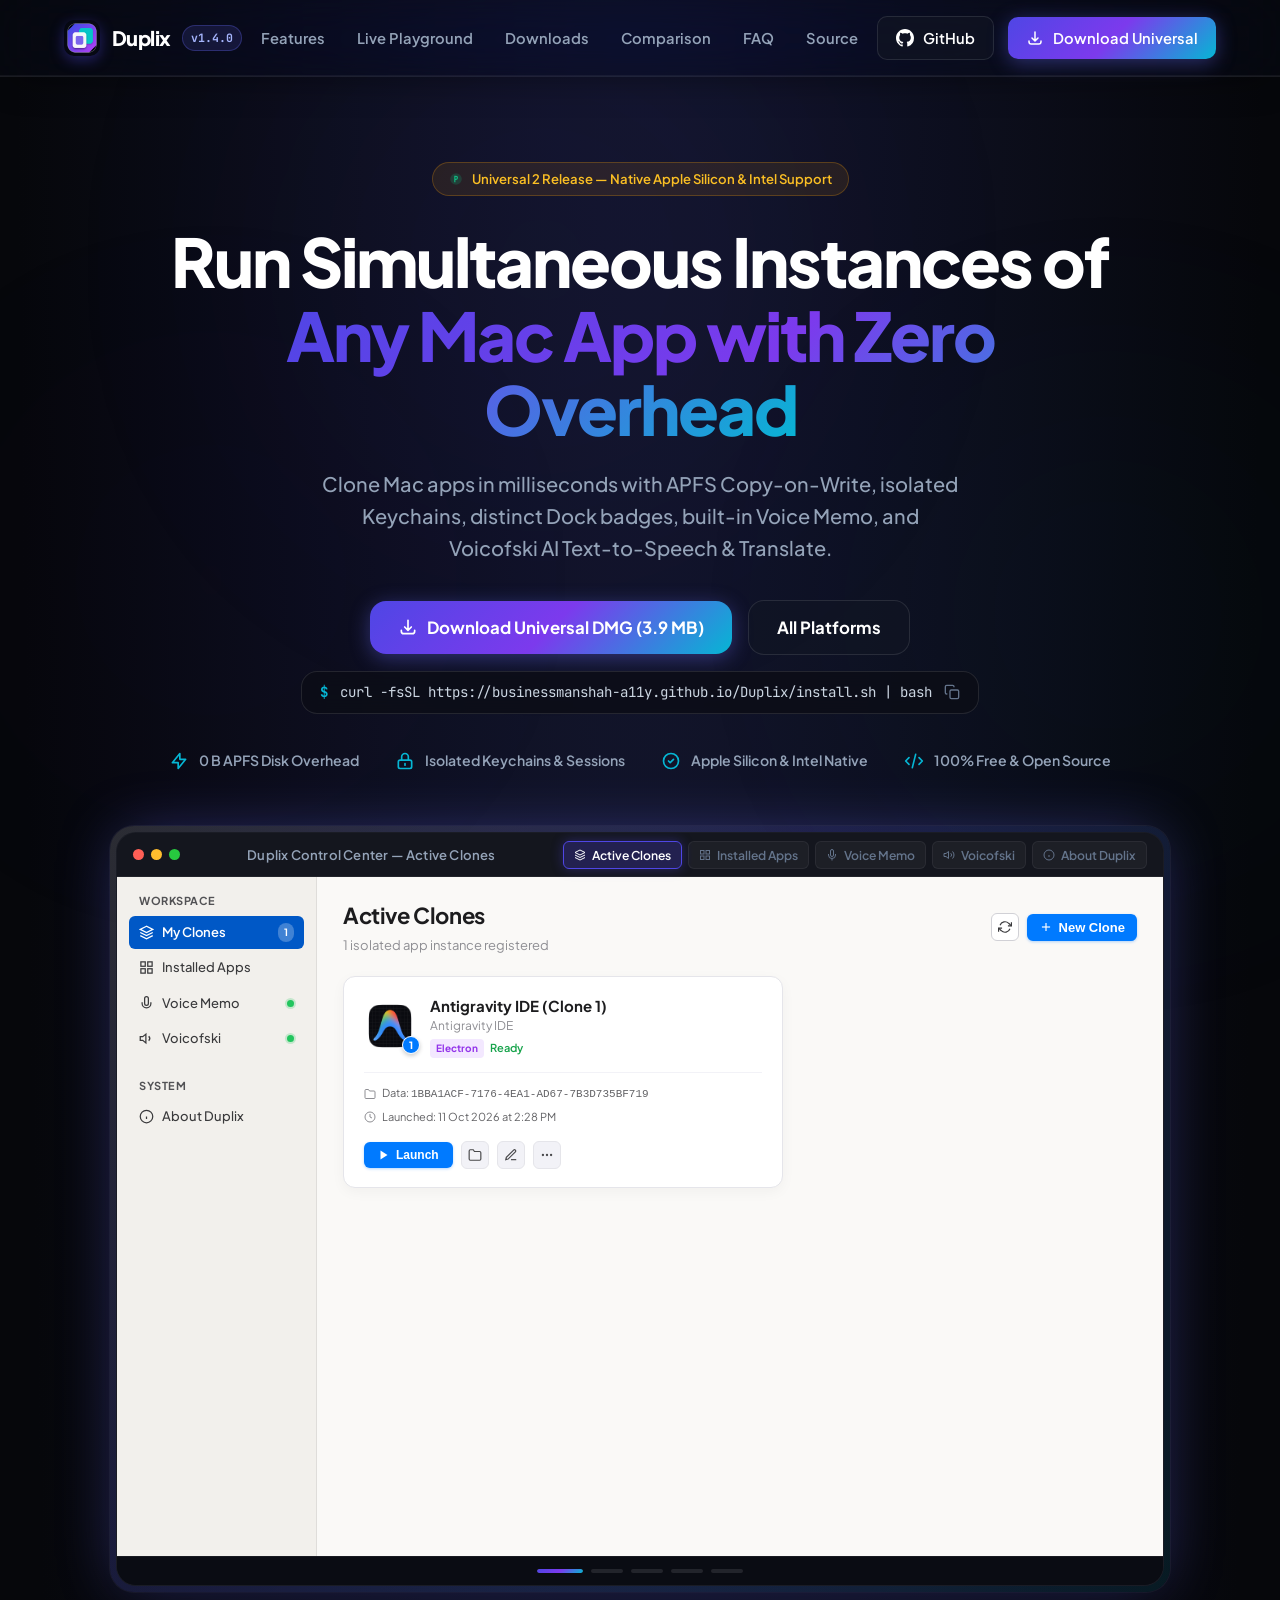
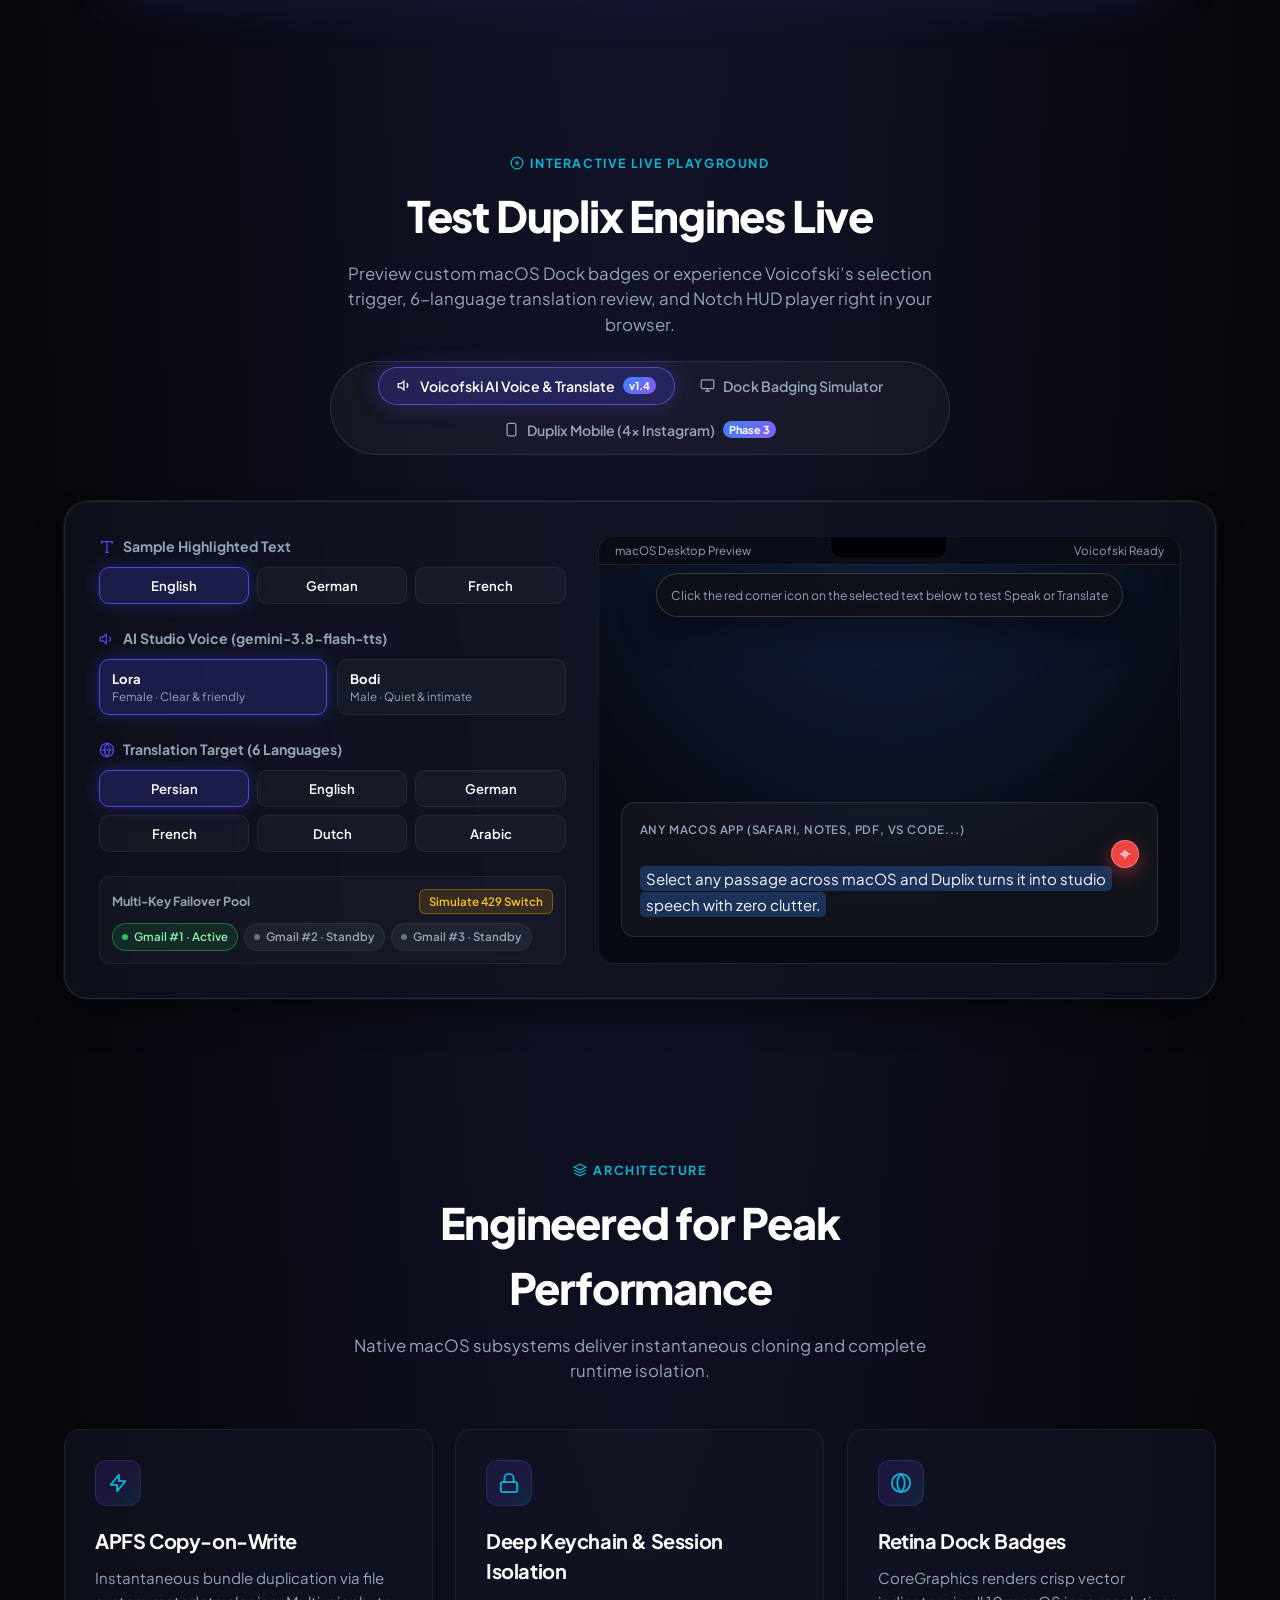
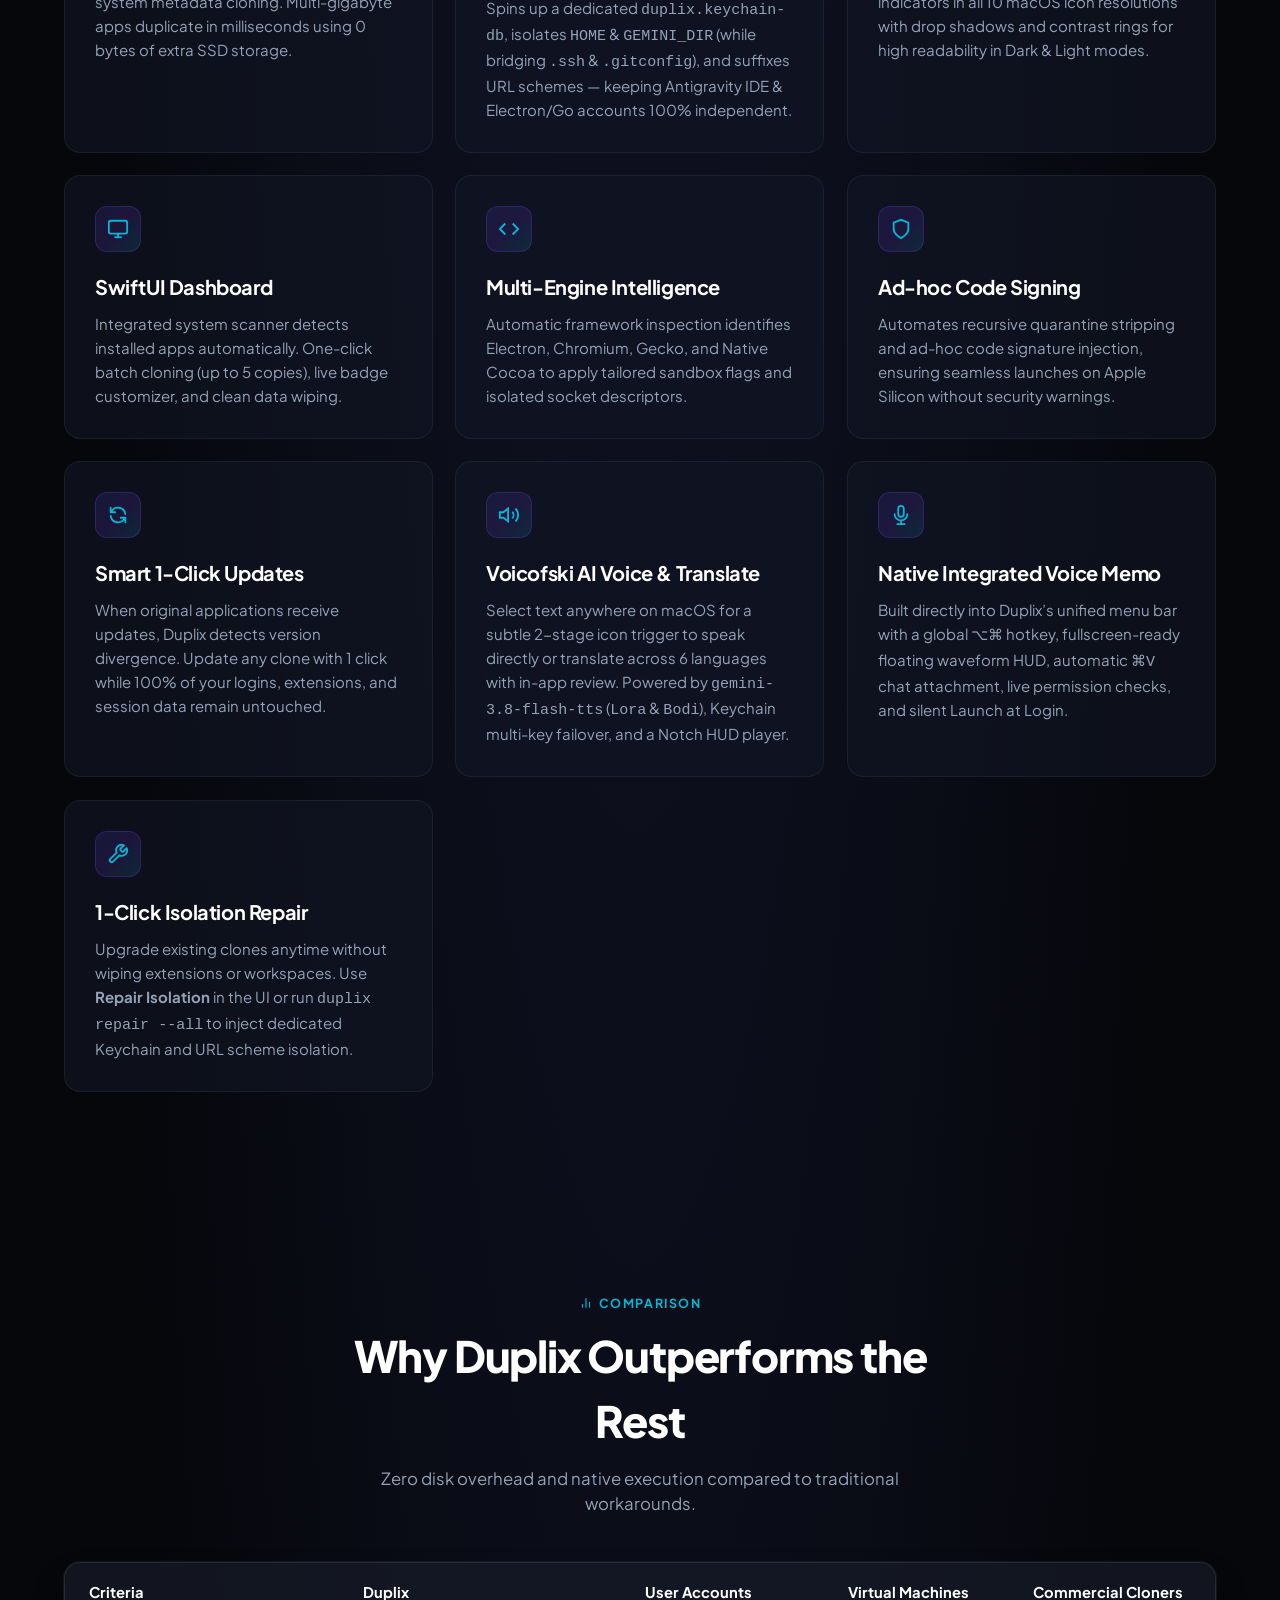
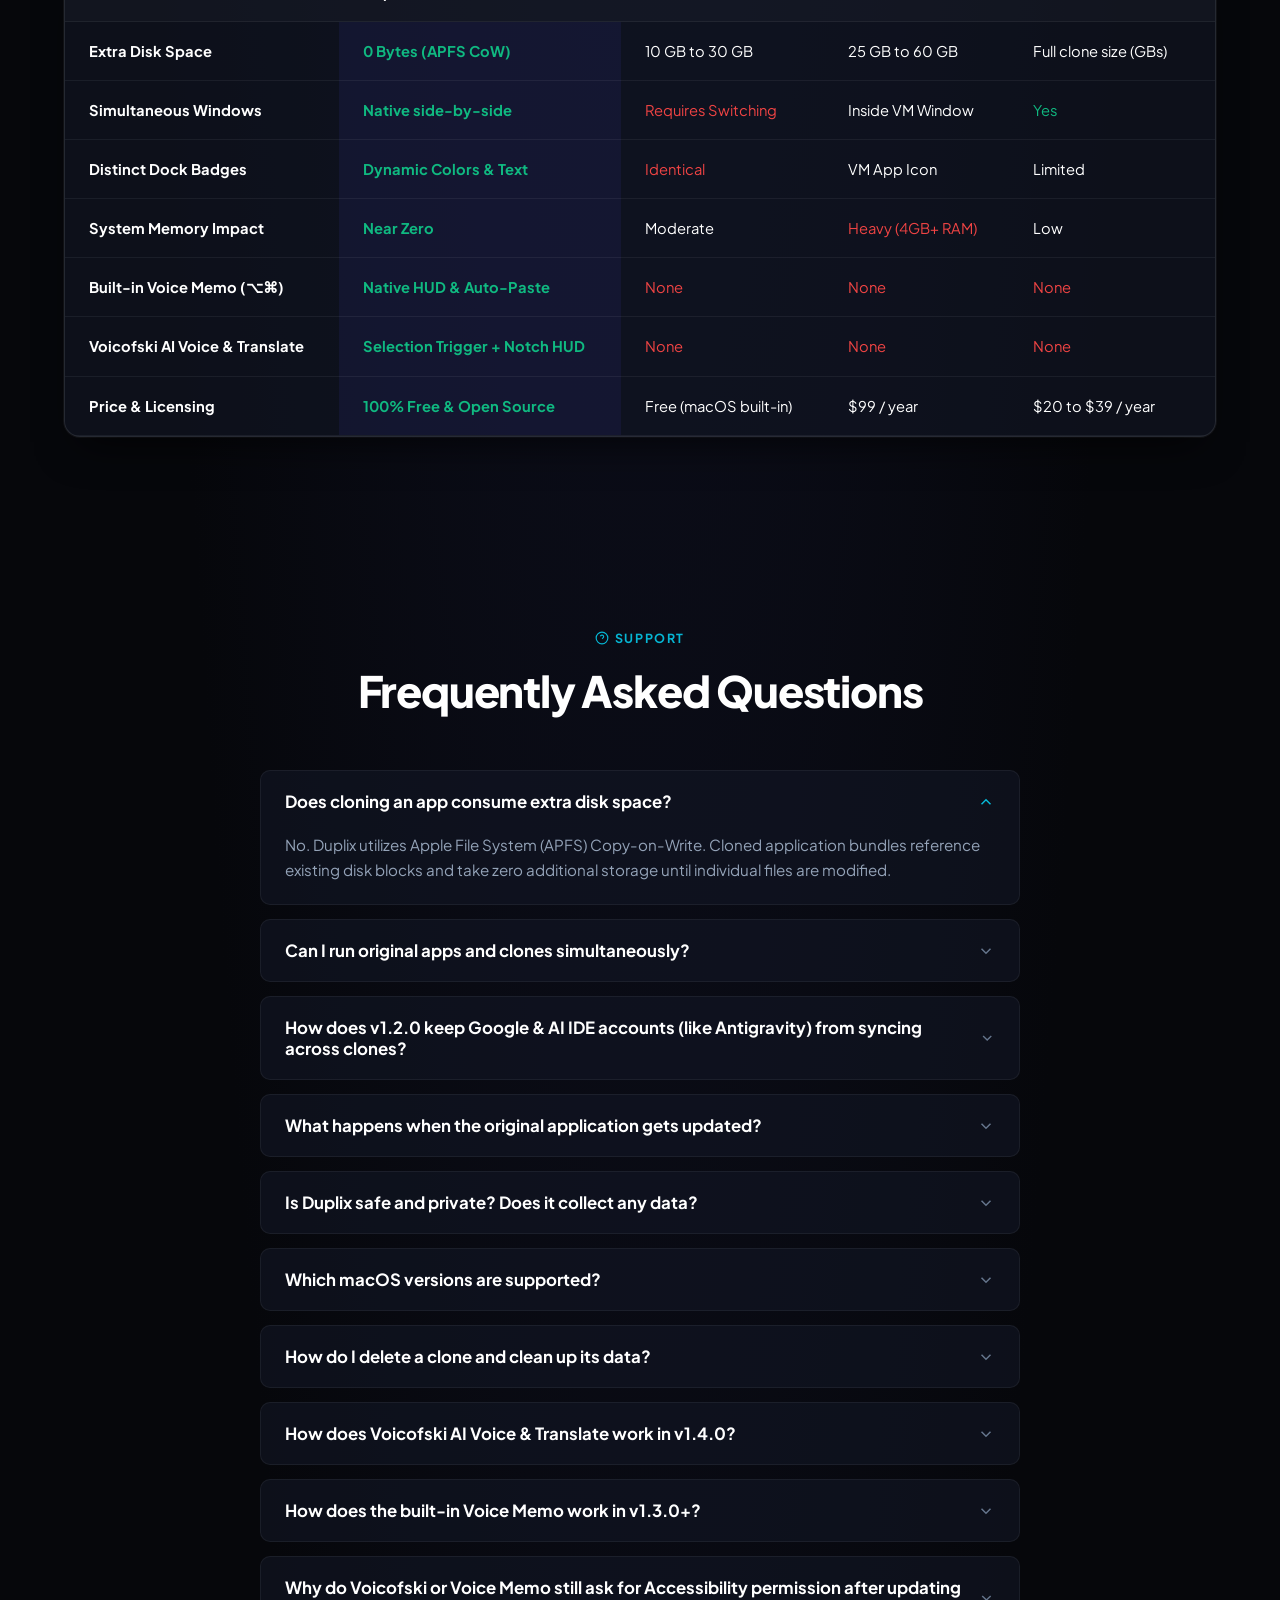
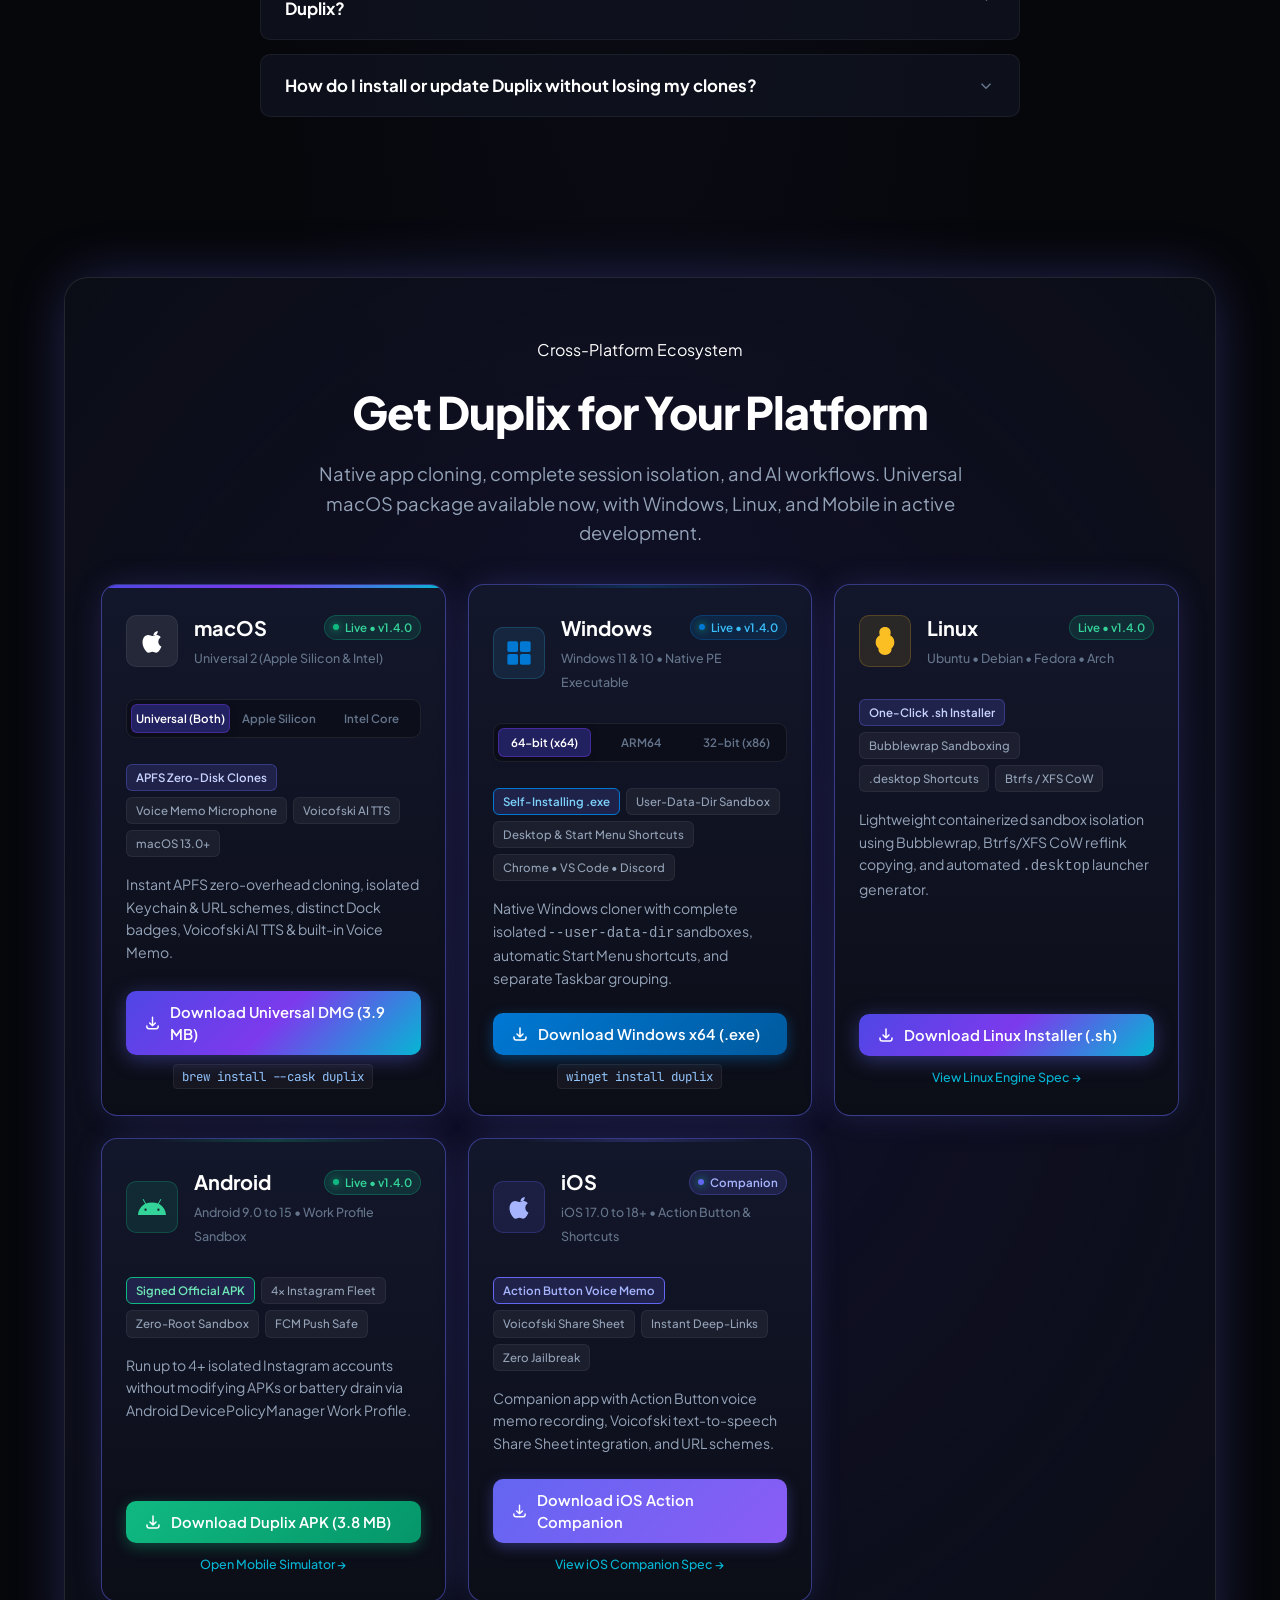
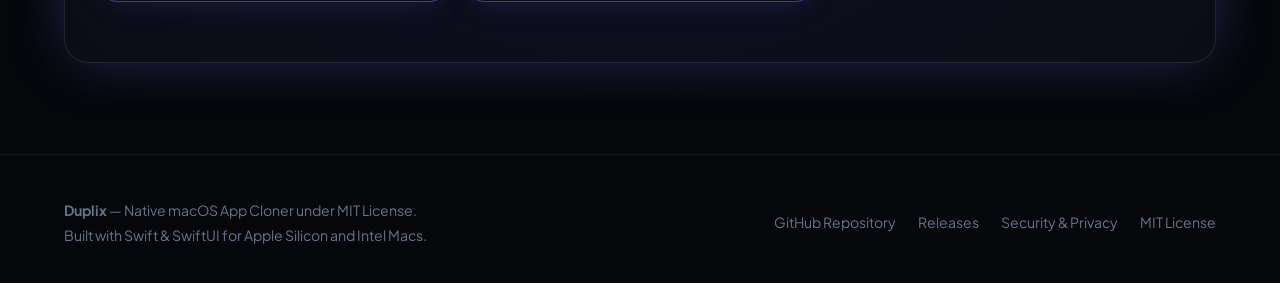
<file: docs/index.html>
<!DOCTYPE html>
<html lang="en">
<head>
  <meta charset="UTF-8">
  <meta name="viewport" content="width=device-width, initial-scale=1.0">
  <title>Duplix — The Free, Native macOS App Cloner</title>
  <meta name="description" content="Duplicate any macOS application with zero extra disk space, complete session isolation, and retina Dock badging. Free and open source for Apple Silicon and Intel.">
  <link rel="icon" type="image/png" href="assets/icon.png">
  <link rel="preconnect" href="https://fonts.googleapis.com">
  <link rel="preconnect" href="https://fonts.gstatic.com" crossorigin>
  <link rel="stylesheet" href="https://fonts.googleapis.com/css2?family=Plus+Jakarta+Sans:wght@400;500;600;700;800&family=JetBrains+Mono:wght@400;500;600&display=swap">
  <link rel="stylesheet" href="styles.css?v=1.4.0">
</head>
<body>

  <!-- Ambient Light Orbs -->
  <div class="ambient-glow glow-top-left"></div>
  <div class="ambient-glow glow-mid-right"></div>
  <div class="ambient-glow glow-bottom-left"></div>

  <!-- Navigation Bar -->
  <header class="navbar">
    <div class="container nav-wrap">
      <a href="#" class="brand-link">
        <img src="assets/icon.png" alt="Duplix Icon" class="brand-icon">
        <span class="brand-name">Duplix</span>
        <span class="badge-version">v1.4.0</span>
      </a>

      <nav>
        <ul class="nav-menu">
          <li><a href="#features" class="nav-item-link">Features</a></li>
          <li><a href="#simulator" class="nav-item-link">Live Playground</a></li>
          <li><a href="#downloads" class="nav-item-link">Downloads</a></li>
          <li><a href="#compare" class="nav-item-link">Comparison</a></li>
          <li><a href="#faq" class="nav-item-link">FAQ</a></li>
          <li><a href="https://github.com/businessmanshah-a11y/Duplix" target="_blank" class="nav-item-link">Source</a></li>
        </ul>
      </nav>

      <div class="nav-right-actions">
        <a href="https://github.com/businessmanshah-a11y/Duplix" target="_blank" class="btn btn-ghost nav-desktop-only">
          <svg width="18" height="18" viewBox="0 0 24 24" fill="currentColor">
            <path d="M12 0C5.37 0 0 5.37 0 12c0 5.31 3.435 9.795 8.205 11.385.6.105.825-.255.825-.57 0-.285-.015-1.23-.015-2.235-3.015.555-3.795-.735-4.035-1.41-.135-.345-.72-1.41-1.23-1.695-.42-.225-1.02-.78-.015-.795.945-.015 1.62.87 1.845 1.23 1.08 1.815 2.805 1.305 3.495.99.105-.78.42-1.305.765-1.605-2.67-.3-5.46-1.335-5.46-5.925 0-1.305.465-2.385 1.23-3.225-.12-.3-.54-1.53.12-3.18 0 0 1.005-.315 3.3 1.23.96-.27 1.98-.405 3-.405s2.04.135 3 .405c2.295-1.56 3.3-1.23 3.3-1.23.66 1.65.24 2.88.12 3.18.765.84 1.23 1.905 1.23 3.225 0 4.605-2.805 5.625-5.475 5.925.435.375.81 1.095.81 2.22 0 1.605-.015 2.895-.015 3.3 0 .315.225.69.825.57A12.02 12.02 0 0024 12c0-6.63-5.37-12-12-12z"/>
          </svg>
          GitHub
        </a>
        <a href="#downloads" class="btn btn-primary nav-desktop-only">
          <svg width="18" height="18" fill="none" stroke="currentColor" stroke-width="2" viewBox="0 0 24 24">
            <path stroke-linecap="round" stroke-linejoin="round" d="M4 16v1a3 3 0 003 3h10a3 3 0 003-3v-1m-4-4l-4 4m0 0l-4-4m4 4V4"/>
          </svg>
          Download Universal
        </a>
        <button class="mobile-menu-btn" id="mobile-menu-btn" aria-label="Open navigation menu" aria-expanded="false">
          <span class="hamburger-line"></span>
          <span class="hamburger-line"></span>
          <span class="hamburger-line"></span>
        </button>
      </div>
    </div>

    <!-- Mobile Drawer Navigation -->
    <div class="mobile-nav-drawer" id="mobile-nav-drawer" aria-hidden="true">
      <ul class="mobile-nav-menu">
        <li><a href="#features" class="mobile-nav-link">Features</a></li>
        <li><a href="#simulator" class="mobile-nav-link">Live Playground</a></li>
        <li><a href="#downloads" class="mobile-nav-link">Downloads</a></li>
        <li><a href="#compare" class="mobile-nav-link">Comparison</a></li>
        <li><a href="#faq" class="mobile-nav-link">FAQ</a></li>
        <li><a href="https://github.com/businessmanshah-a11y/Duplix" target="_blank" class="mobile-nav-link">GitHub Source</a></li>
      </ul>
      <div class="mobile-drawer-cta">
        <a href="downloads/Duplix.dmg?v=1.4.0" download="Duplix.dmg" class="btn btn-primary btn-block">
          <svg width="18" height="18" fill="none" stroke="currentColor" stroke-width="2" viewBox="0 0 24 24">
            <path stroke-linecap="round" stroke-linejoin="round" d="M4 16v1a3 3 0 003 3h10a3 3 0 003-3v-1m-4-4l-4 4m0 0l-4-4m4 4V4"/>
          </svg>
          Download Universal DMG (3.9 MB)
        </a>
      </div>
    </div>
  </header>

  <!-- Hero Section -->
  <section class="hero-section">
    <div class="container">
      <a href="#downloads" id="ph-pill-link" class="ph-pill">
        <svg class="ph-badge-icon" viewBox="0 0 24 24" fill="currentColor">
          <circle cx="12" cy="12" r="10" fill="#10b981" fill-opacity="0.2"/>
          <path d="M12 6.5H9v11h2v-4h1a3.5 3.5 0 000-7zm0 5h-1v-3h1a1.5 1.5 0 010 3z" fill="#10b981"/>
        </svg>
        Universal 2 Release — Native Apple Silicon &amp; Intel Support
      </a>

      <h1 class="hero-heading">
        Run Simultaneous Instances of <br>
        <span class="gradient-title">Any Mac App with Zero Overhead</span>
      </h1>

      <p class="hero-description">
        Clone Mac apps in milliseconds with APFS Copy-on-Write, isolated Keychains, distinct Dock badges, built-in Voice Memo, and Voicofski AI Text-to-Speech &amp; Translate.
      </p>

      <div class="hero-buttons">
        <a href="downloads/Duplix.dmg?v=1.4.0" download="Duplix.dmg" class="btn btn-primary btn-lg">
          <svg width="20" height="20" fill="none" stroke="currentColor" stroke-width="2" viewBox="0 0 24 24">
            <path stroke-linecap="round" stroke-linejoin="round" d="M4 16v1a3 3 0 003 3h10a3 3 0 003-3v-1m-4-4l-4 4m0 0l-4-4m4 4V4"/>
          </svg>
          Download Universal DMG (3.9 MB)
        </a>

        <a href="#downloads" class="btn btn-ghost btn-lg">
          All Platforms
        </a>

        <div class="cli-box" id="cli-copy-box" title="Click to copy one-line Terminal installer">
          <span class="cli-prefix">$</span>
          <span>curl -fsSL https://businessmanshah-a11y.github.io/Duplix/install.sh | bash</span>
          <button class="cli-copy-btn" aria-label="Copy Command">
            <svg width="16" height="16" fill="none" stroke="currentColor" stroke-width="2" viewBox="0 0 24 24">
              <rect x="9" y="9" width="13" height="13" rx="2" ry="2"></rect>
              <path d="M5 15H4a2 2 0 0 1-2-2V4a2 2 0 0 1 2-2h9a2 2 0 0 1 2 2v1"></path>
            </svg>
          </button>
        </div>
      </div>

      <!-- Trust Metrics Strip -->
      <div class="trust-strip reveal-on-scroll">
        <div class="trust-badge-card">
          <svg class="trust-badge-icon" fill="none" stroke="currentColor" stroke-width="2" viewBox="0 0 24 24">
            <path stroke-linecap="round" stroke-linejoin="round" d="M13 10V3L4 14h7v7l9-11h-7z"/>
          </svg>
          <span>0 B APFS Disk Overhead</span>
        </div>
        <div class="trust-badge-card">
          <svg class="trust-badge-icon" fill="none" stroke="currentColor" stroke-width="2" viewBox="0 0 24 24">
            <path stroke-linecap="round" stroke-linejoin="round" d="M12 15v2m-6 4h12a2 2 0 002-2v-6a2 2 0 00-2-2H6a2 2 0 00-2 2v6a2 2 0 002 2zm10-10V7a4 4 0 00-8 0v4h8z"/>
          </svg>
          <span>Isolated Keychains & Sessions</span>
        </div>
        <div class="trust-badge-card">
          <svg class="trust-badge-icon" fill="none" stroke="currentColor" stroke-width="2" viewBox="0 0 24 24">
            <path stroke-linecap="round" stroke-linejoin="round" d="M9 12l2 2 4-4m6 2a9 9 0 11-18 0 9 9 0 0118 0z"/>
          </svg>
          <span>Apple Silicon & Intel Native</span>
        </div>
        <div class="trust-badge-card">
          <svg class="trust-badge-icon" fill="none" stroke="currentColor" stroke-width="2" viewBox="0 0 24 24">
            <path stroke-linecap="round" stroke-linejoin="round" d="M10 20l4-16m4 4l4 4-4 4M6 16l-4-4 4-4"/>
          </svg>
          <span>100% Free & Open Source</span>
        </div>
      </div>

      <!-- Application Window Showcase (Auto-Switching 3-Screen Carousel) -->
      <div class="preview-container reveal-on-scroll">
        <div class="mac-window">
          <div class="mac-titlebar">
            <div class="window-buttons">
              <div class="win-dot win-dot-close"></div>
              <div class="win-dot win-dot-min"></div>
              <div class="win-dot win-dot-max"></div>
            </div>
            <div class="window-caption" id="window-caption">Duplix Control Center — Active Clones</div>
            <div class="window-tabs">
              <button class="win-tab-btn active" data-slide="0" aria-label="Active Clones View">
                <svg width="12" height="12" fill="none" stroke="currentColor" stroke-width="2" viewBox="0 0 24 24">
                  <path d="M12 2L2 7l10 5 10-5-10-5zM2 17l10 5 10-5M2 12l10 5 10-5"/>
                </svg>
                <span>Active Clones</span>
              </button>
              <button class="win-tab-btn" data-slide="1" aria-label="Installed Apps Scanner View">
                <svg width="12" height="12" fill="none" stroke="currentColor" stroke-width="2" viewBox="0 0 24 24">
                  <rect x="3" y="3" width="7" height="7"></rect>
                  <rect x="14" y="3" width="7" height="7"></rect>
                  <rect x="14" y="14" width="7" height="7"></rect>
                  <rect x="3" y="14" width="7" height="7"></rect>
                </svg>
                <span>Installed Apps</span>
              </button>
              <button class="win-tab-btn" data-slide="2" aria-label="Voice Memo View">
                <svg width="12" height="12" fill="none" stroke="currentColor" stroke-width="2" viewBox="0 0 24 24">
                  <path d="M12 1a3 3 0 0 0-3 3v8a3 3 0 0 0 6 0V4a3 3 0 0 0-3-3z"></path>
                  <path d="M19 10v2a7 7 0 0 1-14 0v-2"></path>
                  <line x1="12" y1="19" x2="12" y2="23"></line>
                </svg>
                <span>Voice Memo</span>
              </button>
              <button class="win-tab-btn" data-slide="3" aria-label="Voicofski View">
                <svg width="12" height="12" fill="none" stroke="currentColor" stroke-width="2" viewBox="0 0 24 24">
                  <polygon points="11 5 6 9 2 9 2 15 6 15 11 19 11 5"></polygon>
                  <path d="M15.54 8.46a5 5 0 0 1 0 7.07"></path>
                  <path d="M19.07 4.93a10 10 0 0 1 0 14.14"></path>
                </svg>
                <span>Voicofski</span>
              </button>
              <button class="win-tab-btn" data-slide="4" aria-label="About Duplix View">
                <svg width="12" height="12" fill="none" stroke="currentColor" stroke-width="2" viewBox="0 0 24 24">
                  <circle cx="12" cy="12" r="10"></circle>
                  <line x1="12" y1="16" x2="12" y2="12"></line>
                  <line x1="12" y1="8" x2="12.01" y2="8"></line>
                </svg>
                <span>About Duplix</span>
              </button>
            </div>
          </div>

          <div class="showcase-slider" id="showcase-slider">
            <!-- Screen 1: Active Clones -->
            <div class="showcase-slide active" data-title="Duplix Control Center — Active Clones" data-index="0">
              <div class="app-window-frame">
                <!-- Sidebar -->
                <aside class="app-sidebar">
                  <div class="sidebar-section-title">Workspace</div>
                  <div class="sidebar-nav-item active" data-switch="0">
                    <svg class="sidebar-icon" viewBox="0 0 24 24" fill="none" stroke="currentColor" stroke-width="2">
                      <path d="M12 2L2 7l10 5 10-5-10-5zM2 17l10 5 10-5M2 12l10 5 10-5"/>
                    </svg>
                    <span class="sidebar-label">My Clones</span>
                    <span class="sidebar-badge">1</span>
                  </div>
                  <div class="sidebar-nav-item" data-switch="1">
                    <svg class="sidebar-icon" viewBox="0 0 24 24" fill="none" stroke="currentColor" stroke-width="2">
                      <rect x="3" y="3" width="7" height="7"></rect>
                      <rect x="14" y="3" width="7" height="7"></rect>
                      <rect x="14" y="14" width="7" height="7"></rect>
                      <rect x="3" y="14" width="7" height="7"></rect>
                    </svg>
                    <span class="sidebar-label">Installed Apps</span>
                  </div>
                  <div class="sidebar-nav-item" data-switch="2">
                    <svg class="sidebar-icon" viewBox="0 0 24 24" fill="none" stroke="currentColor" stroke-width="2">
                      <path d="M12 1a3 3 0 0 0-3 3v8a3 3 0 0 0 6 0V4a3 3 0 0 0-3-3z"></path>
                      <path d="M19 10v2a7 7 0 0 1-14 0v-2"></path>
                    </svg>
                    <span class="sidebar-label">Voice Memo</span>
                    <span class="sidebar-live-dot"></span>
                  </div>
                  <div class="sidebar-nav-item" data-switch="3">
                    <svg class="sidebar-icon" viewBox="0 0 24 24" fill="none" stroke="currentColor" stroke-width="2">
                      <polygon points="11 5 6 9 2 9 2 15 6 15 11 19 11 5"></polygon>
                      <path d="M15.54 8.46a5 5 0 0 1 0 7.07"></path>
                    </svg>
                    <span class="sidebar-label">Voicofski</span>
                    <span class="sidebar-live-dot"></span>
                  </div>

                  <div class="sidebar-section-title" style="margin-top:20px;">System</div>
                  <div class="sidebar-nav-item" data-switch="4">
                    <svg class="sidebar-icon" viewBox="0 0 24 24" fill="none" stroke="currentColor" stroke-width="2">
                      <circle cx="12" cy="12" r="10"></circle>
                      <line x1="12" y1="16" x2="12" y2="12"></line>
                      <line x1="12" y1="8" x2="12.01" y2="8"></line>
                    </svg>
                    <span class="sidebar-label">About Duplix</span>
                  </div>
                </aside>

                <!-- Detail Area: Active Clones View -->
                <main class="app-detail-view">
                  <div class="app-view-header">
                    <div>
                      <h3 class="app-view-title">Active Clones</h3>
                      <p class="app-view-subtitle">1 isolated app instance registered</p>
                    </div>
                    <div class="app-header-actions">
                      <button class="mac-btn-icon" title="Refresh" aria-label="Refresh Clones">
                        <svg width="14" height="14" fill="none" stroke="currentColor" stroke-width="2" viewBox="0 0 24 24">
                          <path d="M23 4v6h-6M1 20v-6h6"></path>
                          <path d="M3.51 9a9 9 0 0 1 14.85-3.36L23 10M1 14l4.64 4.36A9 9 0 0 0 20.49 15"></path>
                        </svg>
                      </button>
                      <button class="mac-btn-primary" aria-label="Create New Clone">
                        <svg width="14" height="14" fill="none" stroke="currentColor" stroke-width="2" viewBox="0 0 24 24">
                          <line x1="12" y1="5" x2="12" y2="19"></line>
                          <line x1="5" y1="12" x2="19" y2="12"></line>
                        </svg>
                        <span>New Clone</span>
                      </button>
                    </div>
                  </div>

                  <!-- Clone Card -->
                  <div class="mock-clone-card">
                    <div class="mock-card-top">
                      <div class="mock-icon-wrap">
                        <img src="assets/logos/antigravity.png" class="mock-card-app-icon" alt="Antigravity IDE">
                        <div class="mock-card-badge">1</div>
                      </div>
                      <div class="mock-card-info">
                        <div class="mock-card-title">Antigravity IDE (Clone 1)</div>
                        <div class="mock-card-source">Antigravity IDE</div>
                        <div class="mock-tags-row">
                          <span class="mock-tag-engine">Electron</span>
                          <span class="mock-tag-status">Ready</span>
                        </div>
                      </div>
                    </div>

                    <div class="mock-card-divider"></div>

                    <div class="mock-meta-row">
                      <div class="mock-meta-item">
                        <svg class="mock-meta-icon" fill="none" stroke="currentColor" stroke-width="2" viewBox="0 0 24 24">
                          <path d="M22 19a2 2 0 0 1-2 2H4a2 2 0 0 1-2-2V5a2 2 0 0 1 2-2h5l2 3h9a2 2 0 0 1 2 2z"></path>
                        </svg>
                        <span>Data: <code>1BBA1ACF-7176-4EA1-AD67-7B3D735BF719</code></span>
                      </div>
                      <div class="mock-meta-item">
                        <svg class="mock-meta-icon" fill="none" stroke="currentColor" stroke-width="2" viewBox="0 0 24 24">
                          <circle cx="12" cy="12" r="10"></circle>
                          <polyline points="12 6 12 12 16 14"></polyline>
                        </svg>
                        <span>Launched: 11 Oct 2026 at 2:28 PM</span>
                      </div>
                    </div>

                    <div class="mock-actions-row">
                      <button class="mock-btn-launch" aria-label="Launch Clone">
                        <svg width="12" height="12" fill="currentColor" viewBox="0 0 24 24">
                          <polygon points="5 3 19 12 5 21 5 3"></polygon>
                        </svg>
                        Launch
                      </button>
                      <button class="mock-btn-subtle" title="Open Data Directory" aria-label="Open Data Directory">
                        <svg width="14" height="14" fill="none" stroke="currentColor" stroke-width="2" viewBox="0 0 24 24">
                          <path d="M22 19a2 2 0 0 1-2 2H4a2 2 0 0 1-2-2V5a2 2 0 0 1 2-2h5l2 3h9a2 2 0 0 1 2 2z"></path>
                        </svg>
                      </button>
                      <button class="mock-btn-subtle" title="Edit Badge" aria-label="Edit Badge">
                        <svg width="14" height="14" fill="none" stroke="currentColor" stroke-width="2" viewBox="0 0 24 24">
                          <path d="M12 20h9"></path>
                          <path d="M16.5 3.5a2.121 2.121 0 0 1 3 3L7 19l-4 1 1-4L16.5 3.5z"></path>
                        </svg>
                      </button>
                      <button class="mock-btn-subtle" title="More Options" aria-label="More Options">
                        <svg width="14" height="14" fill="currentColor" viewBox="0 0 24 24">
                          <circle cx="5" cy="12" r="2"></circle>
                          <circle cx="12" cy="12" r="2"></circle>
                          <circle cx="19" cy="12" r="2"></circle>
                        </svg>
                      </button>
                    </div>
                  </div>
                </main>
              </div>
            </div>

            <!-- Screen 2: Installed Apps Scanner -->
            <div class="showcase-slide" data-title="Duplix Control Center — Installed Apps Scanner" data-index="1">
              <div class="app-window-frame">
                <!-- Sidebar -->
                <aside class="app-sidebar">
                  <div class="sidebar-section-title">Workspace</div>
                  <div class="sidebar-nav-item" data-switch="0">
                    <svg class="sidebar-icon" viewBox="0 0 24 24" fill="none" stroke="currentColor" stroke-width="2">
                      <path d="M12 2L2 7l10 5 10-5-10-5zM2 17l10 5 10-5M2 12l10 5 10-5"/>
                    </svg>
                    <span class="sidebar-label">My Clones</span>
                    <span class="sidebar-badge">1</span>
                  </div>
                  <div class="sidebar-nav-item active" data-switch="1">
                    <svg class="sidebar-icon" viewBox="0 0 24 24" fill="none" stroke="currentColor" stroke-width="2">
                      <rect x="3" y="3" width="7" height="7"></rect>
                      <rect x="14" y="3" width="7" height="7"></rect>
                      <rect x="14" y="14" width="7" height="7"></rect>
                      <rect x="3" y="14" width="7" height="7"></rect>
                    </svg>
                    <span class="sidebar-label">Installed Apps</span>
                  </div>
                  <div class="sidebar-nav-item" data-switch="2">
                    <svg class="sidebar-icon" viewBox="0 0 24 24" fill="none" stroke="currentColor" stroke-width="2">
                      <path d="M12 1a3 3 0 0 0-3 3v8a3 3 0 0 0 6 0V4a3 3 0 0 0-3-3z"></path>
                      <path d="M19 10v2a7 7 0 0 1-14 0v-2"></path>
                    </svg>
                    <span class="sidebar-label">Voice Memo</span>
                    <span class="sidebar-live-dot"></span>
                  </div>
                  <div class="sidebar-nav-item" data-switch="3">
                    <svg class="sidebar-icon" viewBox="0 0 24 24" fill="none" stroke="currentColor" stroke-width="2">
                      <polygon points="11 5 6 9 2 9 2 15 6 15 11 19 11 5"></polygon>
                      <path d="M15.54 8.46a5 5 0 0 1 0 7.07"></path>
                    </svg>
                    <span class="sidebar-label">Voicofski</span>
                    <span class="sidebar-live-dot"></span>
                  </div>

                  <div class="sidebar-section-title" style="margin-top:20px;">System</div>
                  <div class="sidebar-nav-item" data-switch="4">
                    <svg class="sidebar-icon" viewBox="0 0 24 24" fill="none" stroke="currentColor" stroke-width="2">
                      <circle cx="12" cy="12" r="10"></circle>
                      <line x1="12" y1="16" x2="12" y2="12"></line>
                      <line x1="12" y1="8" x2="12.01" y2="8"></line>
                    </svg>
                    <span class="sidebar-label">About Duplix</span>
                  </div>
                </aside>

                <!-- Detail Area: Scanner View -->
                <main class="app-detail-view">
                  <div class="scanner-filter-bar">
                    <div class="scanner-search-box">
                      <svg width="14" height="14" fill="none" stroke="currentColor" stroke-width="2" viewBox="0 0 24 24">
                        <circle cx="11" cy="11" r="8"></circle>
                        <line x1="21" y1="21" x2="16.65" y2="16.65"></line>
                      </svg>
                      <span>Search installed apps...</span>
                    </div>

                    <div class="scanner-segmented">
                      <span class="seg-item active">All</span>
                      <span class="seg-item">Electron</span>
                      <span class="seg-item">Gecko</span>
                      <span class="seg-item">Native</span>
                    </div>

                    <button class="mac-btn-icon" title="Refresh" aria-label="Rescan Applications">
                      <svg width="13" height="13" fill="none" stroke="currentColor" stroke-width="2" viewBox="0 0 24 24">
                        <path d="M23 4v6h-6M1 20v-6h6"></path>
                        <path d="M3.51 9a9 9 0 0 1 14.85-3.36L23 10M1 14l4.64 4.36A9 9 0 0 0 20.49 15"></path>
                      </svg>
                    </button>
                  </div>

                  <!-- Grid of scanned apps -->
                  <div class="scanner-apps-grid">
                    <!-- App 1: Antigravity IDE -->
                    <div class="scanner-app-card">
                      <img src="assets/logos/antigravity.png" class="scanner-card-icon" alt="Antigravity IDE">
                      <div class="scanner-card-details">
                        <div class="scanner-card-name">Antigravity IDE</div>
                        <div class="scanner-card-meta"><span class="engine-badge electron">Electron</span> v2.5.5</div>
                      </div>
                      <button class="scanner-clone-btn" aria-label="Clone Antigravity IDE">Clone</button>
                    </div>

                    <!-- App 2: Cursor -->
                    <div class="scanner-app-card">
                      <img src="assets/logos/cursor.svg" class="scanner-card-icon scanner-icon-bg" alt="Cursor">
                      <div class="scanner-card-details">
                        <div class="scanner-card-name">Cursor</div>
                        <div class="scanner-card-meta"><span class="engine-badge electron">Electron</span> v3.17.8</div>
                      </div>
                      <button class="scanner-clone-btn" aria-label="Clone Cursor">Clone</button>
                    </div>

                    <!-- App 3: Claude Desktop -->
                    <div class="scanner-app-card">
                      <img src="assets/logos/claude.svg" class="scanner-card-icon scanner-icon-bg" alt="Claude">
                      <div class="scanner-card-details">
                        <div class="scanner-card-name">Claude</div>
                        <div class="scanner-card-meta"><span class="engine-badge electron">Electron</span> v1.0.4</div>
                      </div>
                      <button class="scanner-clone-btn" aria-label="Clone Claude">Clone</button>
                    </div>

                    <!-- App 4: VS Code -->
                    <div class="scanner-app-card">
                      <img src="assets/logos/vscode.svg" class="scanner-card-icon" alt="VS Code">
                      <div class="scanner-card-details">
                        <div class="scanner-card-name">Code</div>
                        <div class="scanner-card-meta"><span class="engine-badge electron">Electron</span> v1.135.0</div>
                      </div>
                      <button class="scanner-clone-btn" aria-label="Clone VS Code">Clone</button>
                    </div>

                    <!-- App 5: Telegram -->
                    <div class="scanner-app-card">
                      <img src="assets/logos/telegram.svg" class="scanner-card-icon" alt="Telegram">
                      <div class="scanner-card-details">
                        <div class="scanner-card-name">Telegram</div>
                        <div class="scanner-card-meta"><span class="engine-badge native">Native</span> v10.4.0</div>
                      </div>
                      <button class="scanner-clone-btn" aria-label="Clone Telegram">Clone</button>
                    </div>

                    <!-- App 6: Slack -->
                    <div class="scanner-app-card">
                      <img src="assets/logos/slack.svg" class="scanner-card-icon scanner-icon-bg" alt="Slack">
                      <div class="scanner-card-details">
                        <div class="scanner-card-name">Slack</div>
                        <div class="scanner-card-meta"><span class="engine-badge electron">Electron</span> v4.38.0</div>
                      </div>
                      <button class="scanner-clone-btn" aria-label="Clone Slack">Clone</button>
                    </div>

                    <!-- App 7: Figma -->
                    <div class="scanner-app-card">
                      <img src="assets/logos/figma.svg" class="scanner-card-icon scanner-icon-bg" alt="Figma">
                      <div class="scanner-card-details">
                        <div class="scanner-card-name">Figma</div>
                        <div class="scanner-card-meta"><span class="engine-badge electron">Electron</span> v116.15</div>
                      </div>
                      <button class="scanner-clone-btn" aria-label="Clone Figma">Clone</button>
                    </div>

                    <!-- App 8: Duplix -->
                    <div class="scanner-app-card">
                      <img src="assets/icon.png" class="scanner-card-icon" alt="Duplix">
                      <div class="scanner-card-details">
                        <div class="scanner-card-name">Duplix</div>
                        <div class="scanner-card-meta"><span class="engine-badge native">Native</span> v1.4.0</div>
                      </div>
                      <button class="scanner-clone-btn" aria-label="Clone Duplix">Clone</button>
                    </div>
                  </div>
                </main>
              </div>
            </div>

            <!-- Screen 3: Native Voice Memo -->
            <div class="showcase-slide" data-title="Duplix Control Center — Native Voice Memo" data-index="2">
              <div class="app-window-frame">
                <!-- Sidebar -->
                <aside class="app-sidebar">
                  <div class="sidebar-section-title">Workspace</div>
                  <div class="sidebar-nav-item" data-switch="0">
                    <svg class="sidebar-icon" viewBox="0 0 24 24" fill="none" stroke="currentColor" stroke-width="2">
                      <path d="M12 2L2 7l10 5 10-5-10-5zM2 17l10 5 10-5M2 12l10 5 10-5"/>
                    </svg>
                    <span class="sidebar-label">My Clones</span>
                    <span class="sidebar-badge">1</span>
                  </div>
                  <div class="sidebar-nav-item" data-switch="1">
                    <svg class="sidebar-icon" viewBox="0 0 24 24" fill="none" stroke="currentColor" stroke-width="2">
                      <rect x="3" y="3" width="7" height="7"></rect>
                      <rect x="14" y="3" width="7" height="7"></rect>
                      <rect x="14" y="14" width="7" height="7"></rect>
                      <rect x="3" y="14" width="7" height="7"></rect>
                    </svg>
                    <span class="sidebar-label">Installed Apps</span>
                  </div>
                  <div class="sidebar-nav-item active" data-switch="2">
                    <svg class="sidebar-icon" viewBox="0 0 24 24" fill="none" stroke="currentColor" stroke-width="2">
                      <path d="M12 1a3 3 0 0 0-3 3v8a3 3 0 0 0 6 0V4a3 3 0 0 0-3-3z"></path>
                      <path d="M19 10v2a7 7 0 0 1-14 0v-2"></path>
                    </svg>
                    <span class="sidebar-label">Voice Memo</span>
                    <span class="sidebar-live-dot"></span>
                  </div>
                  <div class="sidebar-nav-item" data-switch="3">
                    <svg class="sidebar-icon" viewBox="0 0 24 24" fill="none" stroke="currentColor" stroke-width="2">
                      <polygon points="11 5 6 9 2 9 2 15 6 15 11 19 11 5"></polygon>
                      <path d="M15.54 8.46a5 5 0 0 1 0 7.07"></path>
                    </svg>
                    <span class="sidebar-label">Voicofski</span>
                    <span class="sidebar-live-dot"></span>
                  </div>

                  <div class="sidebar-section-title" style="margin-top:20px;">System</div>
                  <div class="sidebar-nav-item" data-switch="4">
                    <svg class="sidebar-icon" viewBox="0 0 24 24" fill="none" stroke="currentColor" stroke-width="2">
                      <circle cx="12" cy="12" r="10"></circle>
                      <line x1="12" y1="16" x2="12" y2="12"></line>
                      <line x1="12" y1="8" x2="12.01" y2="8"></line>
                    </svg>
                    <span class="sidebar-label">About Duplix</span>
                  </div>
                </aside>

                <!-- Detail Area: Voice Memo View -->
                <main class="app-detail-view app-detail-voicememo">
                  <div class="vm-mock-header">
                    <div class="vm-mock-avatar">
                      <svg width="20" height="20" fill="none" stroke="currentColor" stroke-width="2" viewBox="0 0 24 24">
                        <path d="M12 1a3 3 0 0 0-3 3v8a3 3 0 0 0 6 0V4a3 3 0 0 0-3-3z"></path>
                        <path d="M19 10v2a7 7 0 0 1-14 0v-2"></path>
                        <line x1="12" y1="19" x2="12" y2="23"></line>
                      </svg>
                    </div>
                    <div>
                      <div class="vm-mock-title-row">
                        <span class="vm-mock-title">Voice Memo</span>
                        <span class="vm-mock-pill-badge">Native Engine</span>
                      </div>
                      <div class="vm-mock-sub">Built directly into Duplix — global ⌥⌘ hotkey &amp; automatic ⌘V chat attach.</div>
                    </div>
                  </div>

                  <div class="vm-mock-card vm-mock-status-card">
                    <div class="vm-status-left">
                      <span class="vm-dot-green"></span>
                      <div>
                        <div class="vm-card-heading">Voice Memo is Active in Menu Bar (🎙️)</div>
                        <div class="vm-card-caption">Stays active even if you close this window. Press ⌥⌘ anywhere to record.</div>
                      </div>
                    </div>
                    <button class="vm-btn-record" type="button">
                      <svg width="11" height="11" fill="currentColor" viewBox="0 0 24 24">
                        <path d="M12 1a3 3 0 0 0-3 3v8a3 3 0 0 0 6 0V4a3 3 0 0 0-3-3z"></path>
                      </svg>
                      Record Now
                    </button>
                  </div>

                  <div class="vm-perm-grid">
                    <div class="vm-perm-item">
                      <div class="vm-perm-left">
                        <svg width="14" height="14" fill="none" stroke="#16a34a" stroke-width="2" viewBox="0 0 24 24">
                          <path d="M12 1a3 3 0 0 0-3 3v8a3 3 0 0 0 6 0V4a3 3 0 0 0-3-3z"></path>
                          <path d="M19 10v2a7 7 0 0 1-14 0v-2"></path>
                        </svg>
                        <div>
                          <div class="vm-card-heading">Microphone</div>
                          <div class="vm-card-caption">AAC 44.1 kHz capture</div>
                        </div>
                      </div>
                      <span class="vm-perm-badge-ok">Granted</span>
                    </div>

                    <div class="vm-perm-item">
                      <div class="vm-perm-left">
                        <svg width="14" height="14" fill="none" stroke="#16a34a" stroke-width="2" viewBox="0 0 24 24">
                          <rect x="2" y="4" width="20" height="16" rx="2"></rect>
                          <path d="M6 8h.01M10 8h.01M14 8h.01M18 8h.01M8 16h8"></path>
                        </svg>
                        <div>
                          <div class="vm-card-heading">Accessibility</div>
                          <div class="vm-card-caption">Global ⌥⌘ &amp; auto ⌘V</div>
                        </div>
                      </div>
                      <span class="vm-perm-badge-ok">Granted</span>
                    </div>
                  </div>

                  <div class="vm-mock-card vm-login-row">
                    <div>
                      <div class="vm-card-heading">Start Voice Memo automatically at macOS Login</div>
                      <div class="vm-card-caption">Silently launches in the menu bar after every restart so ⌥⌘ is always ready.</div>
                    </div>
                    <div class="vm-mac-switch" aria-hidden="true"></div>
                  </div>

                  <!-- Live Floating HUD Pill Preview -->
                  <div class="vm-hud-pill-preview" aria-label="Floating Voice Memo HUD Preview">
                    <span class="vm-hud-dot"></span>
                    <span class="vm-hud-timer">00:14</span>
                    <div class="vm-hud-bars" aria-hidden="true">
                      <span></span><span></span><span></span><span></span><span></span>
                    </div>
                    <span class="vm-hud-stop-btn" title="Stop & Attach">
                      <svg width="10" height="10" fill="currentColor" viewBox="0 0 16 16">
                        <rect x="3" y="3" width="10" height="10" rx="2"></rect>
                      </svg>
                    </span>
                    <span class="vm-hud-cancel-btn" title="Cancel">
                      <svg width="10" height="10" fill="none" stroke="currentColor" stroke-width="2.2" viewBox="0 0 16 16">
                        <path d="M4 4l8 8M12 4l-8 8" stroke-linecap="round"></path>
                      </svg>
                    </span>
                  </div>
                </main>
              </div>
            </div>

            <!-- Screen 4: Voicofski AI Voice & Translate -->
            <div class="showcase-slide" data-title="Duplix Control Center — Voicofski AI Voice & Translate" data-index="3">
              <div class="app-window-frame">
                <!-- Sidebar -->
                <aside class="app-sidebar">
                  <div class="sidebar-section-title">Workspace</div>
                  <div class="sidebar-nav-item" data-switch="0">
                    <svg class="sidebar-icon" viewBox="0 0 24 24" fill="none" stroke="currentColor" stroke-width="2">
                      <path d="M12 2L2 7l10 5 10-5-10-5zM2 17l10 5 10-5M2 12l10 5 10-5"/>
                    </svg>
                    <span class="sidebar-label">My Clones</span>
                    <span class="sidebar-badge">1</span>
                  </div>
                  <div class="sidebar-nav-item" data-switch="1">
                    <svg class="sidebar-icon" viewBox="0 0 24 24" fill="none" stroke="currentColor" stroke-width="2">
                      <rect x="3" y="3" width="7" height="7"></rect>
                      <rect x="14" y="3" width="7" height="7"></rect>
                      <rect x="14" y="14" width="7" height="7"></rect>
                      <rect x="3" y="14" width="7" height="7"></rect>
                    </svg>
                    <span class="sidebar-label">Installed Apps</span>
                  </div>
                  <div class="sidebar-nav-item" data-switch="2">
                    <svg class="sidebar-icon" viewBox="0 0 24 24" fill="none" stroke="currentColor" stroke-width="2">
                      <path d="M12 1a3 3 0 0 0-3 3v8a3 3 0 0 0 6 0V4a3 3 0 0 0-3-3z"></path>
                      <path d="M19 10v2a7 7 0 0 1-14 0v-2"></path>
                    </svg>
                    <span class="sidebar-label">Voice Memo</span>
                    <span class="sidebar-live-dot"></span>
                  </div>
                  <div class="sidebar-nav-item active" data-switch="3">
                    <svg class="sidebar-icon" viewBox="0 0 24 24" fill="none" stroke="currentColor" stroke-width="2">
                      <polygon points="11 5 6 9 2 9 2 15 6 15 11 19 11 5"></polygon>
                      <path d="M15.54 8.46a5 5 0 0 1 0 7.07"></path>
                    </svg>
                    <span class="sidebar-label">Voicofski</span>
                    <span class="sidebar-live-dot"></span>
                  </div>

                  <div class="sidebar-section-title" style="margin-top:20px;">System</div>
                  <div class="sidebar-nav-item" data-switch="4">
                    <svg class="sidebar-icon" viewBox="0 0 24 24" fill="none" stroke="currentColor" stroke-width="2">
                      <circle cx="12" cy="12" r="10"></circle>
                      <line x1="12" y1="16" x2="12" y2="12"></line>
                      <line x1="12" y1="8" x2="12.01" y2="8"></line>
                    </svg>
                    <span class="sidebar-label">About Duplix</span>
                  </div>
                </aside>

                <!-- Detail Area: Voicofski View -->
                <main class="app-detail-view app-detail-voicofski">
                  <div class="vf-mock-topbar">
                    <div class="vf-mock-brand">
                      <div class="vf-mock-avatar">
                        <svg width="16" height="16" fill="none" stroke="currentColor" stroke-width="2" viewBox="0 0 24 24">
                          <polygon points="11 5 6 9 2 9 2 15 6 15 11 19 11 5"></polygon>
                          <path d="M15.54 8.46a5 5 0 0 1 0 7.07"></path>
                        </svg>
                      </div>
                      <div>
                        <div class="vm-mock-title-row">
                          <span class="vm-mock-title">Voicofski</span>
                          <span class="vf-mock-pill">gemini-3.8-flash-tts</span>
                        </div>
                        <div class="vm-mock-sub">Select text anywhere on macOS or compose below.</div>
                      </div>
                    </div>
                    <div class="vf-mock-controls">
                      <span class="vf-voice-chip active">Lora</span>
                      <span class="vf-voice-chip">Bodi</span>
                      <span class="vf-keys-chip"><span class="vm-dot-green"></span> 3/3 Keys</span>
                    </div>
                  </div>

                  <div class="vf-composer-mock">
                    <div class="vf-composer-row">
                      <div class="vf-mode-pills">
                        <span class="vf-mode-pill">Speak</span>
                        <span class="vf-mode-pill active">Translate</span>
                      </div>
                      <span class="vf-lang-pill">Target: Persian</span>
                      <span class="vf-word-count">14 words</span>
                    </div>
                    <div class="vf-text-box">
                      “Duplix converts selected text into natural studio speech with automatic multi-key failover.”
                    </div>
                    <div class="vf-review-box">
                      <div class="vf-review-label">Translated Review (Persian) · Ready to speak</div>
                      <div class="vf-review-rtl" dir="rtl">«دوپلیکس متن انتخاب‌شده را با جابه‌جایی خودکار کلیدهای API به صدای طبیعی تبدیل می‌کند.»</div>
                    </div>
                  </div>

                  <!-- Live Notch HUD Player Preview -->
                  <div class="vf-notch-preview" aria-label="Voicofski Notch HUD Player Preview">
                    <span class="vf-notch-play">
                      <svg width="9" height="9" fill="currentColor" viewBox="0 0 16 16">
                        <rect x="3" y="2" width="3.5" height="12" rx="1"></rect>
                        <rect x="9.5" y="2" width="3.5" height="12" rx="1"></rect>
                      </svg>
                    </span>
                    <div class="vf-notch-bars" aria-hidden="true">
                      <span></span><span></span><span></span><span></span><span></span><span></span><span></span>
                    </div>
                    <div class="vf-notch-seek"><div class="vf-notch-seek-fill"></div></div>
                    <span class="vf-notch-time">00:06</span>
                    <span class="vf-notch-rate">1x</span>
                    <span class="vf-notch-icon-btn">
                      <svg width="10" height="10" fill="none" stroke="currentColor" stroke-width="2" viewBox="0 0 24 24">
                        <polyline points="1 4 1 10 7 10"></polyline>
                        <path d="M3.51 15a9 9 0 1 0 2.13-9.36L1 10"></path>
                      </svg>
                    </span>
                  </div>
                </main>
              </div>
            </div>

            <!-- Screen 5: About Duplix -->
            <div class="showcase-slide" data-title="Duplix Control Center — Architecture & About" data-index="4">
              <div class="app-window-frame">
                <!-- Sidebar -->
                <aside class="app-sidebar">
                  <div class="sidebar-section-title">Workspace</div>
                  <div class="sidebar-nav-item" data-switch="0">
                    <svg class="sidebar-icon" viewBox="0 0 24 24" fill="none" stroke="currentColor" stroke-width="2">
                      <path d="M12 2L2 7l10 5 10-5-10-5zM2 17l10 5 10-5M2 12l10 5 10-5"/>
                    </svg>
                    <span class="sidebar-label">My Clones</span>
                    <span class="sidebar-badge">1</span>
                  </div>
                  <div class="sidebar-nav-item" data-switch="1">
                    <svg class="sidebar-icon" viewBox="0 0 24 24" fill="none" stroke="currentColor" stroke-width="2">
                      <rect x="3" y="3" width="7" height="7"></rect>
                      <rect x="14" y="3" width="7" height="7"></rect>
                      <rect x="14" y="14" width="7" height="7"></rect>
                      <rect x="3" y="14" width="7" height="7"></rect>
                    </svg>
                    <span class="sidebar-label">Installed Apps</span>
                  </div>
                  <div class="sidebar-nav-item" data-switch="2">
                    <svg class="sidebar-icon" viewBox="0 0 24 24" fill="none" stroke="currentColor" stroke-width="2">
                      <path d="M12 1a3 3 0 0 0-3 3v8a3 3 0 0 0 6 0V4a3 3 0 0 0-3-3z"></path>
                      <path d="M19 10v2a7 7 0 0 1-14 0v-2"></path>
                    </svg>
                    <span class="sidebar-label">Voice Memo</span>
                    <span class="sidebar-live-dot"></span>
                  </div>
                  <div class="sidebar-nav-item" data-switch="3">
                    <svg class="sidebar-icon" viewBox="0 0 24 24" fill="none" stroke="currentColor" stroke-width="2">
                      <polygon points="11 5 6 9 2 9 2 15 6 15 11 19 11 5"></polygon>
                      <path d="M15.54 8.46a5 5 0 0 1 0 7.07"></path>
                    </svg>
                    <span class="sidebar-label">Voicofski</span>
                    <span class="sidebar-live-dot"></span>
                  </div>

                  <div class="sidebar-section-title" style="margin-top:20px;">System</div>
                  <div class="sidebar-nav-item active" data-switch="4">
                    <svg class="sidebar-icon" viewBox="0 0 24 24" fill="none" stroke="currentColor" stroke-width="2">
                      <circle cx="12" cy="12" r="10"></circle>
                      <line x1="12" y1="16" x2="12" y2="12"></line>
                      <line x1="12" y1="8" x2="12.01" y2="8"></line>
                    </svg>
                    <span class="sidebar-label">About Duplix</span>
                  </div>
                </aside>

                <!-- Detail Area: About View -->
                <main class="app-detail-view app-detail-about">
                  <div class="about-hero-box">
                    <img src="assets/icon.png" class="about-brand-logo" alt="Duplix">
                    <h3 class="about-hero-title">Duplix</h3>
                    <p class="about-hero-tagline">The Free, Native, Open-Source macOS App Cloner</p>
                    <span class="about-version-badge">Version 1.4.0 (Voicofski AI Voice & Translate, Voice Memo & Deep Isolation)</span>
                  </div>

                  <div class="about-features-list">
                    <div class="about-feature-row">
                      <div class="about-feat-icon-wrap" style="color:#f59e0b;background:rgba(245,158,11,0.12);">
                        <svg width="18" height="18" fill="none" stroke="currentColor" stroke-width="2" viewBox="0 0 24 24">
                          <polygon points="13 2 3 14 12 14 11 22 21 10 12 10 13 2"></polygon>
                        </svg>
                      </div>
                      <div>
                        <div class="about-feat-title">APFS Copy-on-Write (CoW)</div>
                        <div class="about-feat-desc">Zero extra disk space. Apps duplicate instantly without taking duplicate storage.</div>
                      </div>
                    </div>

                    <div class="about-feature-row">
                      <div class="about-feat-icon-wrap" style="color:#10b981;background:rgba(16,185,129,0.12);">
                        <svg width="18" height="18" fill="none" stroke="currentColor" stroke-width="2" viewBox="0 0 24 24">
                          <rect x="3" y="11" width="18" height="11" rx="2" ry="2"></rect>
                          <path d="M7 11V7a5 5 0 0 1 10 0v4"></path>
                        </svg>
                      </div>
                      <div>
                        <div class="about-feat-title">Deep Keychain & Session Isolation</div>
                        <div class="about-feat-desc">Per-clone macOS Keychain, isolated <code>$HOME</code>, cookies, and unique URL schemes per instance.</div>
                      </div>
                    </div>

                    <div class="about-feature-row">
                      <div class="about-feat-icon-wrap" style="color:#8b5cf6;background:rgba(139,92,246,0.12);">
                        <svg width="18" height="18" fill="none" stroke="currentColor" stroke-width="2" viewBox="0 0 24 24">
                          <circle cx="12" cy="12" r="10"></circle>
                          <path d="M12 2a14.5 14.5 0 0 0 0 20 14.5 14.5 0 0 0 0-20"></path>
                        </svg>
                      </div>
                      <div>
                        <div class="about-feat-title">Distinct Dock Badges</div>
                        <div class="about-feat-desc">Color-coded icons and custom labels so you recognize your clones in the Dock.</div>
                      </div>
                    </div>

                    <div class="about-feature-row">
                      <div class="about-feat-icon-wrap" style="color:#06b6d4;background:rgba(6,182,212,0.12);">
                        <svg width="18" height="18" fill="none" stroke="currentColor" stroke-width="2" viewBox="0 0 24 24">
                          <rect x="4" y="4" width="16" height="16" rx="2" ry="2"></rect>
                          <rect x="9" y="9" width="6" height="6"></rect>
                          <line x1="9" y1="1" x2="9" y2="4"></line>
                          <line x1="15" y1="1" x2="15" y2="4"></line>
                          <line x1="9" y1="20" x2="9" y2="23"></line>
                          <line x1="15" y1="20" x2="15" y2="23"></line>
                        </svg>
                      </div>
                      <div>
                        <div class="about-feat-title">Apple Silicon Native</div>
                        <div class="about-feat-desc">Ad-hoc code signing and Gatekeeper compliance for M1/M2/M3/M4 & Intel Macs.</div>
                      </div>
                    </div>
                  </div>
                </main>
              </div>
            </div>
          </div>

          <!-- Progress indicators -->
          <div class="showcase-controls">
            <div class="slide-indicator active" data-slide="0"><div class="indicator-fill"></div></div>
            <div class="slide-indicator" data-slide="1"><div class="indicator-fill"></div></div>
            <div class="slide-indicator" data-slide="2"><div class="indicator-fill"></div></div>
            <div class="slide-indicator" data-slide="3"><div class="indicator-fill"></div></div>
            <div class="slide-indicator" data-slide="4"><div class="indicator-fill"></div></div>
          </div>
        </div>
      </div>
    </div>
  </section>

  <!-- Interactive Live Playground (Dock Badging + Voicofski) -->
  <section class="sim-section" id="simulator">
    <div class="container">
      <div class="section-head reveal-on-scroll">
        <span class="section-eyebrow">
          <svg width="14" height="14" fill="none" stroke="currentColor" stroke-width="2" viewBox="0 0 24 24">
            <circle cx="12" cy="12" r="10"></circle>
            <path d="M12 8v8M8 12h8"></path>
          </svg>
          Interactive Live Playground
        </span>
        <h2 class="section-headline">Test Duplix Engines Live</h2>
        <p class="section-subtext">
          Preview custom macOS Dock badges or experience Voicofski’s selection trigger, 6-language translation review, and Notch HUD player right in your browser.
        </p>

        <div class="playground-switcher" role="tablist" aria-label="Interactive Simulator Mode">
          <button class="pg-switch-btn active" id="pg-tab-voicofski" data-pg="voicofski" role="tab" aria-selected="true">
            <svg width="15" height="15" fill="none" stroke="currentColor" stroke-width="2" viewBox="0 0 24 24">
              <polygon points="11 5 6 9 2 9 2 15 6 15 11 19 11 5"></polygon>
              <path d="M15.54 8.46a5 5 0 0 1 0 7.07"></path>
            </svg>
            <span>Voicofski AI Voice &amp; Translate</span>
            <span class="pg-new-pill">v1.4</span>
          </button>
          <button class="pg-switch-btn" id="pg-tab-dock" data-pg="dock" role="tab" aria-selected="false">
            <svg width="15" height="15" fill="none" stroke="currentColor" stroke-width="2" viewBox="0 0 24 24">
              <rect x="2" y="3" width="20" height="14" rx="2" ry="2"></rect>
              <line x1="8" y1="21" x2="16" y2="21"></line>
              <line x1="12" y1="17" x2="12" y2="21"></line>
            </svg>
            <span>Dock Badging Simulator</span>
          </button>
          <button class="pg-switch-btn" id="pg-tab-mobile" data-pg="mobile" role="tab" aria-selected="false">
            <svg width="15" height="15" fill="none" stroke="currentColor" stroke-width="2" viewBox="0 0 24 24">
              <rect x="5" y="2" width="14" height="20" rx="3" ry="3"></rect>
              <line x1="12" y1="18" x2="12.01" y2="18"></line>
            </svg>
            <span>Duplix Mobile (4x Instagram)</span>
            <span class="pg-new-pill">Phase 3</span>
          </button>
        </div>
      </div>

      <!-- Playground Panel 1: Voicofski Interactive Simulator -->
      <div class="simulator-panel vf-playground-panel reveal-on-scroll" id="pg-panel-voicofski">
        <div class="sim-settings">
          <div>
            <div class="field-label">
              <svg class="label-icon" fill="none" stroke="currentColor" stroke-width="2" viewBox="0 0 24 24">
                <path d="M4 7V4h16v3M9 20h6M12 4v16"></path>
              </svg>
              Sample Highlighted Text
            </div>
            <div class="vf-sample-grid">
              <button class="vf-sample-btn active" data-sample="en" type="button">English</button>
              <button class="vf-sample-btn" data-sample="de" type="button">German</button>
              <button class="vf-sample-btn" data-sample="fr" type="button">French</button>
            </div>
          </div>

          <div>
            <div class="field-label">
              <svg class="label-icon" fill="none" stroke="currentColor" stroke-width="2" viewBox="0 0 24 24">
                <polygon points="11 5 6 9 2 9 2 15 6 15 11 19 11 5"></polygon>
                <path d="M15.54 8.46a5 5 0 0 1 0 7.07"></path>
              </svg>
              AI Studio Voice (gemini-3.8-flash-tts)
            </div>
            <div class="vf-voice-grid">
              <button class="vf-voice-btn active" data-voice="Lora" type="button">
                <strong>Lora</strong>
                <span>Female · Clear &amp; friendly</span>
              </button>
              <button class="vf-voice-btn" data-voice="Bodi" type="button">
                <strong>Bodi</strong>
                <span>Male · Quiet &amp; intimate</span>
              </button>
            </div>
          </div>

          <div>
            <div class="field-label">
              <svg class="label-icon" fill="none" stroke="currentColor" stroke-width="2" viewBox="0 0 24 24">
                <circle cx="12" cy="12" r="10"></circle>
                <line x1="2" y1="12" x2="22" y2="12"></line>
                <path d="M12 2a15.3 15.3 0 0 1 4 10 15.3 15.3 0 0 1-4 10 15.3 15.3 0 0 1-4-10 15.3 15.3 0 0 1 4-10z"></path>
              </svg>
              Translation Target (6 Languages)
            </div>
            <div class="vf-lang-grid">
              <button class="vf-lang-btn active" data-lang="persian" type="button">Persian</button>
              <button class="vf-lang-btn" data-lang="english" type="button">English</button>
              <button class="vf-lang-btn" data-lang="german" type="button">German</button>
              <button class="vf-lang-btn" data-lang="french" type="button">French</button>
              <button class="vf-lang-btn" data-lang="dutch" type="button">Dutch</button>
              <button class="vf-lang-btn" data-lang="arabic" type="button">Arabic</button>
            </div>
          </div>

          <div class="vf-keypool-card">
            <div class="vf-keypool-head">
              <span>Multi-Key Failover Pool</span>
              <button class="vf-failover-btn" id="vf-sim-failover" type="button">Simulate 429 Switch</button>
            </div>
            <div class="vf-key-pills" id="vf-key-pills">
              <span class="vf-key-pill active" data-key="0"><span class="vf-kdot"></span>Gmail #1 · Active</span>
              <span class="vf-key-pill standby" data-key="1"><span class="vf-kdot"></span>Gmail #2 · Standby</span>
              <span class="vf-key-pill standby" data-key="2"><span class="vf-kdot"></span>Gmail #3 · Standby</span>
            </div>
          </div>
        </div>

        <!-- Simulated macOS Notch Desktop Stage -->
        <div class="vf-mac-stage">
          <div class="vf-mac-menubar">
            <span class="vf-menubar-left">macOS Desktop Preview</span>
            <div class="vf-mac-notch" aria-hidden="true"></div>
            <span class="vf-menubar-right" id="vf-menubar-status">Voicofski Ready</span>
          </div>

          <!-- Interactive Notch HUD Floating Player -->
          <div class="vf-live-notch-hud idle" id="vf-live-hud">
            <div class="vf-hud-idle-msg" id="vf-hud-idle">
              Click the red corner icon on the selected text below to test Speak or Translate
            </div>

            <div class="vf-hud-loading" id="vf-hud-loading" style="display:none;">
              <div class="vf-loading-orb">
                <svg width="11" height="11" fill="none" stroke="currentColor" stroke-width="2.4" viewBox="0 0 24 24">
                  <path d="M12 3v18M8 7v10M16 7v10M4 11v2M20 11v2" stroke-linecap="round"></path>
                </svg>
              </div>
              <div class="vf-loading-meta">
                <div class="vf-loading-title" id="vf-loading-title">Generating voice (Lora)...</div>
                <div class="vf-loading-track"><div class="vf-loading-fill" id="vf-loading-fill"></div></div>
              </div>
              <button class="vf-hud-circle-btn" id="vf-hud-cancel" aria-label="Cancel" type="button">
                <svg width="10" height="10" fill="none" stroke="currentColor" stroke-width="2.2" viewBox="0 0 16 16">
                  <path d="M4 4l8 8M12 4l-8 8" stroke-linecap="round"></path>
                </svg>
              </button>
            </div>

            <div class="vf-hud-playing" id="vf-hud-playing" style="display:none;">
              <button class="vf-hud-play-btn" id="vf-hud-playpause" aria-label="Play or Pause" type="button">
                <svg width="10" height="10" fill="currentColor" viewBox="0 0 16 16" id="vf-playpause-icon">
                  <rect x="3" y="2" width="3.5" height="12" rx="1"></rect>
                  <rect x="9.5" y="2" width="3.5" height="12" rx="1"></rect>
                </svg>
              </button>
              <div class="vf-notch-bars playing" id="vf-live-bars" aria-hidden="true">
                <span></span><span></span><span></span><span></span><span></span><span></span><span></span>
              </div>
              <div class="vf-live-seek-wrap" id="vf-live-seek">
                <div class="vf-live-seek-fill" id="vf-live-seek-fill"></div>
              </div>
              <span class="vf-notch-time" id="vf-live-time">00:00</span>
              <button class="vf-hud-rate-btn" id="vf-hud-rate" type="button">1x</button>
              <button class="vf-hud-circle-btn" id="vf-hud-replay" aria-label="Replay" type="button">
                <svg width="10" height="10" fill="none" stroke="currentColor" stroke-width="2" viewBox="0 0 24 24">
                  <polyline points="1 4 1 10 7 10"></polyline>
                  <path d="M3.51 15a9 9 0 1 0 2.13-9.36L1 10"></path>
                </svg>
              </button>
              <button class="vf-hud-circle-btn" id="vf-hud-close" aria-label="Close" type="button">
                <svg width="10" height="10" fill="none" stroke="currentColor" stroke-width="2.2" viewBox="0 0 16 16">
                  <path d="M4 4l8 8M12 4l-8 8" stroke-linecap="round"></path>
                </svg>
              </button>
            </div>
          </div>

          <!-- Simulated Mac App Document with Selected Text + 2-Stage Corner Trigger -->
          <div class="vf-desktop-doc">
            <div class="vf-doc-caption">Any macOS App (Safari, Notes, PDF, VS Code...)</div>
            <div class="vf-selection-wrap">
              <span class="vf-highlighted-text" id="vf-sim-text">
                Select any passage across macOS and Duplix turns it into studio speech with zero clutter.
              </span>

              <!-- 2-Stage Icon-Only Floating Corner Trigger -->
              <div class="vf-corner-trigger" id="vf-corner-trigger">
                <button class="vf-trigger-dot" id="vf-trigger-dot" aria-label="Open Voicofski actions" title="Click to expand icon actions" type="button">
                  <svg width="12" height="12" fill="none" stroke="currentColor" stroke-width="2.4" viewBox="0 0 24 24">
                    <path d="M12 4v16M8 8v8M16 8v8M4 11v2M20 11v2" stroke-linecap="round"></path>
                  </svg>
                </button>
                <div class="vf-trigger-actions" id="vf-trigger-actions">
                  <button class="vf-act-btn vf-act-speak" id="vf-act-speak" aria-label="Speak Selection" title="Speak Selection" type="button">
                    <svg width="12" height="12" fill="none" stroke="currentColor" stroke-width="2.2" viewBox="0 0 24 24">
                      <polygon points="11 5 6 9 2 9 2 15 6 15 11 19 11 5"></polygon>
                      <path d="M15.54 8.46a5 5 0 0 1 0 7.07"></path>
                    </svg>
                  </button>
                  <button class="vf-act-btn vf-act-translate" id="vf-act-translate" aria-label="Translate and Speak" title="Translate & Speak" type="button">
                    <svg width="12" height="12" fill="none" stroke="currentColor" stroke-width="2.2" viewBox="0 0 24 24">
                      <circle cx="12" cy="12" r="10"></circle>
                      <line x1="2" y1="12" x2="22" y2="12"></line>
                      <path d="M12 2a15.3 15.3 0 0 1 4 10 15.3 15.3 0 0 1-4 10 15.3 15.3 0 0 1-4-10 15.3 15.3 0 0 1 4-10z"></path>
                    </svg>
                  </button>
                </div>
              </div>
            </div>

            <!-- In-App Translation Review Preview (appears when Translate icon is clicked) -->
            <div class="vf-sim-review-card" id="vf-sim-review-card" style="display:none;">
              <div class="vf-sim-review-head">
                <span id="vf-sim-review-lang">Duplix Review · Persian</span>
                <button class="vf-sim-confirm-btn" id="vf-sim-confirm-speak" type="button">Confirm &amp; Generate Voice</button>
              </div>
              <div class="vf-sim-review-body" id="vf-sim-review-body"></div>
            </div>
          </div>
        </div>
      </div>

      <!-- Playground Panel 2: Dock Badging Simulator -->
      <div class="simulator-panel reveal-on-scroll" id="pg-panel-dock" style="display:none;">
        <!-- Settings -->
        <div class="sim-settings">
          <div>
            <div class="field-label">
              <svg class="label-icon" fill="none" stroke="currentColor" stroke-width="2" viewBox="0 0 24 24">
                <rect x="2" y="3" width="20" height="14" rx="2" ry="2"></rect>
                <line x1="8" y1="21" x2="16" y2="21"></line>
                <line x1="12" y1="17" x2="12" y2="21"></line>
              </svg>
              Target Application
            </div>
            <div class="app-grid-selector">
              <button class="app-pill-btn active" data-app="antigravity">
                <img src="assets/logos/antigravity.png" class="app-mini-icon" alt="" aria-hidden="true">
                <span>Antigravity</span>
              </button>
              <button class="app-pill-btn" data-app="cursor">
                <img src="assets/logos/cursor.svg" class="app-mini-icon app-mini-icon-dark" alt="" aria-hidden="true">
                <span>Cursor</span>
              </button>
              <button class="app-pill-btn" data-app="claude">
                <img src="assets/logos/claude.svg" class="app-mini-icon app-mini-icon-dark" alt="" aria-hidden="true">
                <span>Claude</span>
              </button>
              <button class="app-pill-btn" data-app="vscode">
                <img src="assets/logos/vscode.svg" class="app-mini-icon" alt="" aria-hidden="true">
                <span>VS Code</span>
              </button>
              <button class="app-pill-btn" data-app="telegram">
                <img src="assets/logos/telegram.svg" class="app-mini-icon" alt="" aria-hidden="true">
                <span>Telegram</span>
              </button>
              <button class="app-pill-btn" data-app="slack">
                <img src="assets/logos/slack.svg" class="app-mini-icon app-mini-icon-dark" alt="" aria-hidden="true">
                <span>Slack</span>
              </button>
              <button class="app-pill-btn" data-app="figma">
                <img src="assets/logos/figma.svg" class="app-mini-icon app-mini-icon-dark" alt="" aria-hidden="true">
                <span>Figma</span>
              </button>
            </div>
          </div>

          <div>
            <div class="field-label">
              <svg class="label-icon" fill="none" stroke="currentColor" stroke-width="2" viewBox="0 0 24 24">
                <circle cx="12" cy="12" r="10"></circle>
                <path d="M12 2a14.5 14.5 0 0 0 0 20 14.5 14.5 0 0 0 0-20"></path>
              </svg>
              Badge Color Palette
            </div>
            <div class="swatch-group">
              <button class="swatch-item active" style="background:#4f46e5;" data-color="#4f46e5" aria-label="Indigo Badge Color" title="Indigo"></button>
              <button class="swatch-item" style="background:#06b6d4;" data-color="#06b6d4" aria-label="Cyan Badge Color" title="Cyan"></button>
              <button class="swatch-item" style="background:#7c3aed;" data-color="#7c3aed" aria-label="Violet Badge Color" title="Violet"></button>
              <button class="swatch-item" style="background:#10b981;" data-color="#10b981" aria-label="Green Badge Color" title="Green"></button>
              <button class="swatch-item" style="background:#f59e0b;" data-color="#f59e0b" aria-label="Amber Badge Color" title="Amber"></button>
              <button class="swatch-item" style="background:#ef4444;" data-color="#ef4444" aria-label="Red Badge Color" title="Red"></button>
              <button class="swatch-item" style="background:#ec4899;" data-color="#ec4899" aria-label="Pink Badge Color" title="Pink"></button>
            </div>
          </div>

          <div>
            <div class="field-label">
              <svg class="label-icon" fill="none" stroke="currentColor" stroke-width="2" viewBox="0 0 24 24">
                <path d="M11 4H4a2 2 0 0 0-2 2v14a2 2 0 0 0 2 2h14a2 2 0 0 0 2-2v-7"></path>
                <path d="M18.5 2.5a2.121 2.121 0 0 1 3 3L12 15l-4 1 1-4 9.5-9.5z"></path>
              </svg>
              Badge Label (1 to 4 chars)
            </div>
            <input type="text" id="sim-badge-input" class="input-styled" value="1" maxlength="4" placeholder="e.g. 1, DEV, WORK">
          </div>
        </div>

        <!-- Simulated Screen -->
        <div class="dock-screen">
          <div class="dock-screen-note">
            <svg width="14" height="14" fill="none" stroke="currentColor" stroke-width="2" viewBox="0 0 24 24">
              <circle cx="12" cy="12" r="10"></circle>
              <polyline points="12 6 12 12 16 14"></polyline>
            </svg>
            macOS Dock Interactive Simulation
          </div>
          
          <div class="mac-dock-bar">
            <!-- Finder -->
            <div class="dock-slot">
              <svg class="dock-slot-icon" viewBox="0 0 100 100" style="background:linear-gradient(135deg,#0284c7,#4338ca);border-radius:15px;padding:11px;">
                <circle cx="50" cy="50" r="38" fill="none" stroke="#ffffff" stroke-width="6"/>
                <path d="M36 42 L36 48 M64 42 L64 48 M34 62 Q50 74 66 62" fill="none" stroke="#ffffff" stroke-width="6" stroke-linecap="round"/>
              </svg>
            </div>

            <!-- Original App -->
            <div class="dock-slot">
              <img src="assets/logos/antigravity.png" class="dock-slot-icon dock-icon-full" id="sim-original-icon" alt="Original App">
              <div class="dock-running-dot"></div>
            </div>

            <!-- Target Clone with Badge -->
            <div class="dock-slot" id="sim-target-app">
              <img src="assets/logos/antigravity.png" class="dock-slot-icon dock-icon-full" id="sim-target-icon" alt="Clone App">
              <div class="dock-badge-rendered" id="sim-target-badge">1</div>
              <div class="dock-running-dot"></div>
            </div>

            <!-- Claude -->
            <div class="dock-slot">
              <img src="assets/logos/claude.svg" class="dock-slot-icon" alt="Claude">
            </div>

            <!-- Cursor -->
            <div class="dock-slot">
              <img src="assets/logos/cursor.svg" class="dock-slot-icon" alt="Cursor">
            </div>

            <!-- Telegram -->
            <div class="dock-slot">
              <img src="assets/logos/telegram.svg" class="dock-slot-icon dock-icon-full" alt="Telegram">
            </div>
          </div>
        </div>
      </div>

      <!-- Playground Panel 3: Duplix Mobile Interactive Simulator -->
      <div class="simulator-panel reveal-on-scroll" id="pg-panel-mobile" style="display:none;">
        <div class="sim-settings">
          <div>
            <div class="field-label">
              <svg class="label-icon" fill="none" stroke="currentColor" stroke-width="2" viewBox="0 0 24 24">
                <rect x="5" y="2" width="14" height="20" rx="3" ry="3"></rect>
                <line x1="12" y1="18" x2="12.01" y2="18"></line>
              </svg>
              Mobile View Mode
            </div>
            <div class="vf-sample-grid">
              <button class="vf-sample-btn active" id="mob-switch-clones" type="button">📱 4x Clones</button>
              <button class="vf-sample-btn" id="mob-switch-voice" type="button">🔊 Voicofski</button>
              <button class="vf-sample-btn" id="mob-switch-memo" type="button">🎙️ Voice Memo</button>
            </div>
          </div>

          <div>
            <div class="field-label">
              <svg class="label-icon" fill="none" stroke="currentColor" stroke-width="2" viewBox="0 0 24 24">
                <path d="M12 22s8-4 8-10V5l-8-3-8 3v7c0 6 8 10 8 10z"></path>
              </svg>
              Mobile Architecture Engine
            </div>
            <div class="mobile-info-card">
              <p><strong>Android:</strong> Enterprise Work Profile isolation via <code>DevicePolicyManager</code>. Zero root, 100% Google Play &amp; FCM push notification compliance.</p>
              <p style="margin-top:8px;"><strong>iOS:</strong> Share Sheet action extension + Action Button / Siri Shortcuts companion.</p>
            </div>
          </div>

          <div>
            <button class="btn btn-primary btn-block" id="mob-add-clone-btn" type="button">
              <svg width="16" height="16" fill="none" stroke="currentColor" stroke-width="2" viewBox="0 0 24 24">
                <line x1="12" y1="5" x2="12" y2="19"></line>
                <line x1="5" y1="12" x2="19" y2="12"></line>
              </svg>
              + Add 5th Clone (Telegram)
            </button>
          </div>
        </div>

        <!-- Phone Frame -->
        <div class="mobile-phone-stage">
          <div class="mobile-phone-frame">
            <div class="mobile-phone-notch">
              <div class="notch-camera"></div>
              <div class="notch-speaker"></div>
            </div>

            <!-- Phone Screen -->
            <div class="mobile-screen-content">
              <!-- Status bar -->
              <div class="mobile-status-header">
                <span>14:15</span>
                <div class="mobile-status-icons">
                  <span>5G</span>
                  <span>98%</span>
                </div>
              </div>

              <!-- Top Bar inside phone -->
              <div class="phone-app-header">
                <span class="phone-app-title">Duplix Mobile</span>
                <span class="phone-profile-pill">Work Sandbox</span>
              </div>

              <!-- Screen 1: Clones Dashboard (Default) -->
              <div class="phone-subview active" id="phone-view-clones">
                <div class="phone-view-heading">
                  <h4>Active Clones (4)</h4>
                  <span class="phone-sub-badge">Instagram Fleet</span>
                </div>

                <div class="mobile-clones-list" id="mobile-clones-container">
                  <!-- Clone 1: Main -->
                  <div class="mobile-clone-item" id="mob-clone-1">
                    <div class="mob-clone-icon-wrap" style="border-color:#4f46e5;">
                      <img src="assets/logos/instagram.svg" alt="Instagram" class="mob-app-img" onerror="this.src='assets/logos/antigravity.png'">
                      <span class="mob-clone-badge" style="background:#4f46e5;">MAIN</span>
                    </div>
                    <div class="mob-clone-meta">
                      <span class="mob-clone-title">Instagram (Personal)</span>
                      <span class="mob-clone-sub">Profile 0 • @alex_dev</span>
                    </div>
                    <button class="mob-freeze-toggle active" title="Toggle Freeze" data-clone="1">Active</button>
                  </div>

                  <!-- Clone 2: Shop -->
                  <div class="mobile-clone-item" id="mob-clone-2">
                    <div class="mob-clone-icon-wrap" style="border-color:#10b981;">
                      <img src="assets/logos/instagram.svg" alt="Instagram" class="mob-app-img" onerror="this.src='assets/logos/antigravity.png'">
                      <span class="mob-clone-badge" style="background:#10b981;">SHOP</span>
                    </div>
                    <div class="mob-clone-meta">
                      <span class="mob-clone-title">Instagram (Store)</span>
                      <span class="mob-clone-sub">Profile 1 • @duplix_shop</span>
                    </div>
                    <button class="mob-freeze-toggle active" title="Toggle Freeze" data-clone="2">Active</button>
                  </div>

                  <!-- Clone 3: Agency Work -->
                  <div class="mobile-clone-item" id="mob-clone-3">
                    <div class="mob-clone-icon-wrap" style="border-color:#7c3aed;">
                      <img src="assets/logos/instagram.svg" alt="Instagram" class="mob-app-img" onerror="this.src='assets/logos/antigravity.png'">
                      <span class="mob-clone-badge" style="background:#7c3aed;">WORK</span>
                    </div>
                    <div class="mob-clone-meta">
                      <span class="mob-clone-title">Instagram (Agency)</span>
                      <span class="mob-clone-sub">Profile 2 • @creator_hub</span>
                    </div>
                    <button class="mob-freeze-toggle active" title="Toggle Freeze" data-clone="3">Active</button>
                  </div>

                  <!-- Clone 4: Client 1 (Frozen) -->
                  <div class="mobile-clone-item frozen" id="mob-clone-4">
                    <div class="mob-clone-icon-wrap" style="border-color:#f59e0b;">
                      <img src="assets/logos/instagram.svg" alt="Instagram" class="mob-app-img" onerror="this.src='assets/logos/antigravity.png'">
                      <span class="mob-clone-badge" style="background:#f59e0b;">CL 1</span>
                    </div>
                    <div class="mob-clone-meta">
                      <span class="mob-clone-title">Instagram (Client A)</span>
                      <span class="mob-clone-sub">Profile 3 • Snoozed / 0% Battery</span>
                    </div>
                    <button class="mob-freeze-toggle" title="Toggle Freeze" data-clone="4">Frozen</button>
                  </div>
                </div>
              </div>

              <!-- Screen 2: Voicofski Phone View -->
              <div class="phone-subview" id="phone-view-voice" style="display:none;">
                <div class="phone-view-heading">
                  <h4>Voicofski Assistant</h4>
                  <span class="phone-sub-badge">AI TTS v1.4</span>
                </div>
                <div class="mobile-voice-composer">
                  <div class="mobile-bubble-sample">
                    <span class="mobile-bubble-sender">Highlighted Text:</span>
                    <p>Duplix enables multiple isolated profiles on mobile devices.</p>
                  </div>
                  <div class="mobile-hud-player">
                    <div class="mobile-hud-row">
                      <span class="mobile-hud-voice">Voice: Lora</span>
                      <span class="mobile-hud-lang">FA / EN</span>
                    </div>
                    <div class="mobile-wave-bars">
                      <span class="m-wave"></span><span class="m-wave"></span><span class="m-wave"></span><span class="m-wave"></span><span class="m-wave"></span>
                    </div>
                    <button class="btn btn-primary btn-sm btn-block" id="mob-play-voice-btn">▶ Play Audio Stream</button>
                  </div>
                </div>
              </div>

              <!-- Screen 3: Voice Memo Phone View -->
              <div class="phone-subview" id="phone-view-memo" style="display:none;">
                <div class="phone-view-heading">
                  <h4>Voice Memo</h4>
                  <span class="phone-sub-badge">Action Button</span>
                </div>
                <div class="mobile-memo-center">
                  <div class="mobile-record-circle" id="mob-record-circle">
                    <svg width="34" height="34" fill="none" stroke="currentColor" stroke-width="2" viewBox="0 0 24 24">
                      <path d="M12 1a3 3 0 0 0-3 3v8a3 3 0 0 0 6 0V4a3 3 0 0 0-3-3z"></path>
                      <path d="M19 10v2a7 7 0 0 1-14 0v-2"></path>
                      <line x1="12" y1="19" x2="12" y2="23"></line>
                      <line x1="8" y1="23" x2="16" y2="23"></line>
                    </svg>
                  </div>
                  <span class="mobile-record-status" id="mob-record-status">Tap to Record</span>
                  <span class="mobile-record-timer" id="mob-record-timer">00:00</span>
                </div>
              </div>

              <!-- Phone Bottom Nav Bar -->
              <div class="mobile-bottom-nav">
                <button class="mob-nav-btn active" id="mob-btn-nav-clones" data-target="clones">
                  <svg width="18" height="18" fill="none" stroke="currentColor" stroke-width="2" viewBox="0 0 24 24">
                    <rect x="5" y="2" width="14" height="20" rx="3" ry="3"></rect>
                  </svg>
                  <span>Clones</span>
                </button>
                <button class="mob-nav-btn" id="mob-btn-nav-voice" data-target="voice">
                  <svg width="18" height="18" fill="none" stroke="currentColor" stroke-width="2" viewBox="0 0 24 24">
                    <polygon points="11 5 6 9 2 9 2 15 6 15 11 19 11 5"></polygon>
                    <path d="M15.54 8.46a5 5 0 0 1 0 7.07"></path>
                  </svg>
                  <span>Voice</span>
                </button>
                <button class="mob-nav-btn" id="mob-btn-nav-memo" data-target="memo">
                  <svg width="18" height="18" fill="none" stroke="currentColor" stroke-width="2" viewBox="0 0 24 24">
                    <path d="M12 1a3 3 0 0 0-3 3v8a3 3 0 0 0 6 0V4a3 3 0 0 0-3-3z"></path>
                    <path d="M19 10v2a7 7 0 0 1-14 0v-2"></path>
                  </svg>
                  <span>Memo</span>
                </button>
              </div>
            </div>
          </div>
        </div>
      </div>
    </div>
  </section>

  <!-- Bento Features Grid -->
  <section class="features-section" id="features">
    <div class="container">
      <div class="section-head reveal-on-scroll">
        <span class="section-eyebrow">
          <svg width="14" height="14" fill="none" stroke="currentColor" stroke-width="2" viewBox="0 0 24 24">
            <polygon points="12 2 2 7 12 12 22 7 12 2"></polygon>
            <polyline points="2 17 12 22 22 17"></polyline>
            <polyline points="2 12 12 17 22 12"></polyline>
          </svg>
          Architecture
        </span>
        <h2 class="section-headline">Engineered for Peak Performance</h2>
        <p class="section-subtext">
          Native macOS subsystems deliver instantaneous cloning and complete runtime isolation.
        </p>
      </div>

      <div class="bento-grid">
        <!-- Card 1 -->
        <div class="bento-card reveal-on-scroll reveal-delay-1">
          <div class="bento-icon-box">
            <svg class="bento-icon" fill="none" stroke="currentColor" stroke-width="2" viewBox="0 0 24 24">
              <path stroke-linecap="round" stroke-linejoin="round" d="M13 10V3L4 14h7v7l9-11h-7z"/>
            </svg>
          </div>
          <h3 class="bento-title">APFS Copy-on-Write</h3>
          <p class="bento-copy">
            Instantaneous bundle duplication via file system metadata cloning. Multi-gigabyte apps duplicate in milliseconds using 0 bytes of extra SSD storage.
          </p>
        </div>

        <!-- Card 2 -->
        <div class="bento-card reveal-on-scroll reveal-delay-2">
          <div class="bento-icon-box">
            <svg class="bento-icon" fill="none" stroke="currentColor" stroke-width="2" viewBox="0 0 24 24">
              <rect x="3" y="11" width="18" height="11" rx="2" ry="2"></rect>
              <path d="M7 11V7a5 5 0 0 1 10 0v4"></path>
            </svg>
          </div>
          <h3 class="bento-title">Deep Keychain & Session Isolation</h3>
          <p class="bento-copy">
            Spins up a dedicated <code>duplix.keychain-db</code>, isolates <code>HOME</code> & <code>GEMINI_DIR</code> (while bridging <code>.ssh</code> & <code>.gitconfig</code>), and suffixes URL schemes — keeping Antigravity IDE & Electron/Go accounts 100% independent.
          </p>
        </div>

        <!-- Card 3 -->
        <div class="bento-card reveal-on-scroll reveal-delay-3">
          <div class="bento-icon-box">
            <svg class="bento-icon" fill="none" stroke="currentColor" stroke-width="2" viewBox="0 0 24 24">
              <circle cx="12" cy="12" r="10"></circle>
              <path d="M12 2a14.5 14.5 0 0 0 0 20 14.5 14.5 0 0 0 0-20"></path>
            </svg>
          </div>
          <h3 class="bento-title">Retina Dock Badges</h3>
          <p class="bento-copy">
            CoreGraphics renders crisp vector indicators in all 10 macOS icon resolutions with drop shadows and contrast rings for high readability in Dark & Light modes.
          </p>
        </div>

        <!-- Card 4 -->
        <div class="bento-card reveal-on-scroll reveal-delay-4">
          <div class="bento-icon-box">
            <svg class="bento-icon" fill="none" stroke="currentColor" stroke-width="2" viewBox="0 0 24 24">
              <rect x="2" y="3" width="20" height="14" rx="2" ry="2"></rect>
              <line x1="8" y1="21" x2="16" y2="21"></line>
              <line x1="12" y1="17" x2="12" y2="21"></line>
            </svg>
          </div>
          <h3 class="bento-title">SwiftUI Dashboard</h3>
          <p class="bento-copy">
            Integrated system scanner detects installed apps automatically. One-click batch cloning (up to 5 copies), live badge customizer, and clean data wiping.
          </p>
        </div>

        <!-- Card 5 -->
        <div class="bento-card reveal-on-scroll reveal-delay-5">
          <div class="bento-icon-box">
            <svg class="bento-icon" fill="none" stroke="currentColor" stroke-width="2" viewBox="0 0 24 24">
              <polyline points="16 18 22 12 16 6"></polyline>
              <polyline points="8 6 2 12 8 18"></polyline>
            </svg>
          </div>
          <h3 class="bento-title">Multi-Engine Intelligence</h3>
          <p class="bento-copy">
            Automatic framework inspection identifies Electron, Chromium, Gecko, and Native Cocoa to apply tailored sandbox flags and isolated socket descriptors.
          </p>
        </div>

        <!-- Card 6 -->
        <div class="bento-card reveal-on-scroll reveal-delay-6">
          <div class="bento-icon-box">
            <svg class="bento-icon" fill="none" stroke="currentColor" stroke-width="2" viewBox="0 0 24 24">
              <path d="M12 22s8-4 8-10V5l-8-3-8 3v7c0 6 8 10 8 10z"></path>
            </svg>
          </div>
          <h3 class="bento-title">Ad-hoc Code Signing</h3>
          <p class="bento-copy">
            Automates recursive quarantine stripping and ad-hoc code signature injection, ensuring seamless launches on Apple Silicon without security warnings.
          </p>
        </div>

        <!-- Card 7: Smart 1-Click Updates -->
        <div class="bento-card reveal-on-scroll reveal-delay-3">
          <div class="bento-icon-box">
            <svg class="bento-icon" fill="none" stroke="currentColor" stroke-width="2" viewBox="0 0 24 24">
              <path stroke-linecap="round" stroke-linejoin="round" d="M4 4v5h.582m15.356 2A8.001 8.001 0 004.582 9m0 0H9m11 11v-5h-.581m0 0a8.003 8.003 0 01-15.357-2m15.357 2H15" />
            </svg>
          </div>
          <h3 class="bento-title">Smart 1-Click Updates</h3>
          <p class="bento-copy">
            When original applications receive updates, Duplix detects version divergence. Update any clone with 1 click while 100% of your logins, extensions, and session data remain untouched.
          </p>
        </div>

        <!-- Card 8: Voicofski AI Voice & Translate (v1.4.0) -->
        <div class="bento-card reveal-on-scroll reveal-delay-4">
          <div class="bento-icon-box">
            <svg class="bento-icon" fill="none" stroke="currentColor" stroke-width="2" viewBox="0 0 24 24">
              <polygon points="11 5 6 9 2 9 2 15 6 15 11 19 11 5"></polygon>
              <path d="M15.54 8.46a5 5 0 0 1 0 7.07"></path>
              <path d="M19.07 4.93a10 10 0 0 1 0 14.14"></path>
            </svg>
          </div>
          <h3 class="bento-title">Voicofski AI Voice &amp; Translate</h3>
          <p class="bento-copy">
            Select text anywhere on macOS for a subtle 2-stage icon trigger to speak directly or translate across 6 languages with in-app review. Powered by <code>gemini-3.8-flash-tts</code> (<code>Lora</code> &amp; <code>Bodi</code>), Keychain multi-key failover, and a Notch HUD player.
          </p>
        </div>

        <!-- Card 9: Native Integrated Voice Memo -->
        <div class="bento-card reveal-on-scroll reveal-delay-5">
          <div class="bento-icon-box">
            <svg class="bento-icon" fill="none" stroke="currentColor" stroke-width="2" viewBox="0 0 24 24">
              <path stroke-linecap="round" stroke-linejoin="round" d="M19 11a7 7 0 01-7 7m0 0a7 7 0 01-7-7m7 7v4m0 0H8m4 0h4m-4-8a3 3 0 01-3-3V5a3 3 0 116 0v6a3 3 0 01-3 3z" />
            </svg>
          </div>
          <h3 class="bento-title">Native Integrated Voice Memo</h3>
          <p class="bento-copy">
            Built directly into Duplix’s unified menu bar with a global <code>⌥⌘</code> hotkey, fullscreen-ready floating waveform HUD, automatic <code>⌘V</code> chat attachment, live permission checks, and silent Launch at Login.
          </p>
        </div>

        <!-- Card 10: 1-Click Isolation Repair -->
        <div class="bento-card reveal-on-scroll reveal-delay-6">
          <div class="bento-icon-box">
            <svg class="bento-icon" fill="none" stroke="currentColor" stroke-width="2" viewBox="0 0 24 24">
              <path stroke-linecap="round" stroke-linejoin="round" d="M14.7 6.3a1 1 0 0 0 0 1.4l1.6 1.6a1 1 0 0 0 1.4 0l3.77-3.77a6 6 0 0 1-7.94 7.94l-6.91 6.91a2.12 2.12 0 0 1-3-3l6.91-6.91a6 6 0 0 1 7.94-7.94l-3.76 3.76z"/>
            </svg>
          </div>
          <h3 class="bento-title">1-Click Isolation Repair</h3>
          <p class="bento-copy">
            Upgrade existing clones anytime without wiping extensions or workspaces. Use <strong>Repair Isolation</strong> in the UI or run <code>duplix repair --all</code> to inject dedicated Keychain and URL scheme isolation.
          </p>
        </div>
      </div>
    </div>
  </section>

  <!-- Comparison Matrix -->
  <section class="compare-section" id="compare">
    <div class="container">
      <div class="section-head reveal-on-scroll">
        <span class="section-eyebrow">
          <svg width="14" height="14" fill="none" stroke="currentColor" stroke-width="2" viewBox="0 0 24 24">
            <line x1="18" y1="20" x2="18" y2="10"></line>
            <line x1="12" y1="20" x2="12" y2="4"></line>
            <line x1="6" y1="20" x2="6" y2="14"></line>
          </svg>
          Comparison
        </span>
        <h2 class="section-headline">Why Duplix Outperforms the Rest</h2>
        <p class="section-subtext">
          Zero disk overhead and native execution compared to traditional workarounds.
        </p>
      </div>

      <div class="compare-matrix-wrap reveal-on-scroll">
        <table class="compare-matrix">
          <thead>
            <tr>
              <th>Criteria</th>
              <th class="duplix-highlight-col">Duplix</th>
              <th>User Accounts</th>
              <th>Virtual Machines</th>
              <th>Commercial Cloners</th>
            </tr>
          </thead>
          <tbody>
            <tr>
              <td><strong>Extra Disk Space</strong></td>
              <td class="duplix-highlight-col"><span class="status-icon-good">0 Bytes (APFS CoW)</span></td>
              <td>10 GB to 30 GB</td>
              <td>25 GB to 60 GB</td>
              <td>Full clone size (GBs)</td>
            </tr>
            <tr>
              <td><strong>Simultaneous Windows</strong></td>
              <td class="duplix-highlight-col"><span class="status-icon-good">Native side-by-side</span></td>
              <td><span class="status-icon-bad">Requires Switching</span></td>
              <td>Inside VM Window</td>
              <td><span class="status-icon-good">Yes</span></td>
            </tr>
            <tr>
              <td><strong>Distinct Dock Badges</strong></td>
              <td class="duplix-highlight-col"><span class="status-icon-good">Dynamic Colors & Text</span></td>
              <td><span class="status-icon-bad">Identical</span></td>
              <td>VM App Icon</td>
              <td>Limited</td>
            </tr>
            <tr>
              <td><strong>System Memory Impact</strong></td>
              <td class="duplix-highlight-col"><span class="status-icon-good">Near Zero</span></td>
              <td>Moderate</td>
              <td><span class="status-icon-bad">Heavy (4GB+ RAM)</span></td>
              <td>Low</td>
            </tr>
            <tr>
              <td><strong>Built-in Voice Memo (⌥⌘)</strong></td>
              <td class="duplix-highlight-col"><span class="status-icon-good">Native HUD &amp; Auto-Paste</span></td>
              <td><span class="status-icon-bad">None</span></td>
              <td><span class="status-icon-bad">None</span></td>
              <td><span class="status-icon-bad">None</span></td>
            </tr>
            <tr>
              <td><strong>Voicofski AI Voice &amp; Translate</strong></td>
              <td class="duplix-highlight-col"><span class="status-icon-good">Selection Trigger + Notch HUD</span></td>
              <td><span class="status-icon-bad">None</span></td>
              <td><span class="status-icon-bad">None</span></td>
              <td><span class="status-icon-bad">None</span></td>
            </tr>
            <tr>
              <td><strong>Price & Licensing</strong></td>
              <td class="duplix-highlight-col"><span class="status-icon-good">100% Free & Open Source</span></td>
              <td>Free (macOS built-in)</td>
              <td>$99 / year</td>
              <td>$20 to $39 / year</td>
            </tr>
          </tbody>
        </table>
      </div>
    </div>
  </section>

  <!-- FAQ Section -->
  <section class="faq-section" id="faq">
    <div class="container">
      <div class="section-head reveal-on-scroll">
        <span class="section-eyebrow">
          <svg width="14" height="14" fill="none" stroke="currentColor" stroke-width="2" viewBox="0 0 24 24">
            <circle cx="12" cy="12" r="10"></circle>
            <path d="M9.09 9a3 3 0 0 1 5.83 1c0 2-3 3-3 3"></path>
            <line x1="12" y1="17" x2="12.01" y2="17"></line>
          </svg>
          Support
        </span>
        <h2 class="section-headline">Frequently Asked Questions</h2>
      </div>

      <div class="faq-accordion-box reveal-on-scroll">
        <div class="faq-card open">
          <button class="faq-trigger">
            <span>Does cloning an app consume extra disk space?</span>
            <svg class="faq-chevron" fill="none" stroke="currentColor" stroke-width="2" viewBox="0 0 24 24">
              <polyline points="6 9 12 15 18 9"></polyline>
            </svg>
          </button>
          <div class="faq-body">
            No. Duplix utilizes Apple File System (APFS) Copy-on-Write. Cloned application bundles reference existing disk blocks and take zero additional storage until individual files are modified.
          </div>
        </div>

        <div class="faq-card">
          <button class="faq-trigger">
            <span>Can I run original apps and clones simultaneously?</span>
            <svg class="faq-chevron" fill="none" stroke="currentColor" stroke-width="2" viewBox="0 0 24 24">
              <polyline points="6 9 12 15 18 9"></polyline>
            </svg>
          </button>
          <div class="faq-body">
            Yes. Duplix assigns unique bundle identifiers and directs session data to independent sandbox directories, allowing concurrent execution without conflict.
          </div>
        </div>

        <div class="faq-card">
          <button class="faq-trigger">
            <span>How does v1.2.0 keep Google &amp; AI IDE accounts (like Antigravity) from syncing across clones?</span>
            <svg class="faq-chevron" fill="none" stroke="currentColor" stroke-width="2" viewBox="0 0 24 24">
              <polyline points="6 9 12 15 18 9"></polyline>
            </svg>
          </button>
          <div class="faq-body">
            Modern AI IDEs and Go-based helpers (<code>go-keyring</code>) store OAuth credentials in the shared macOS login Keychain and <code>~/.gemini</code>. Duplix v1.2.0 provisions an isolated <code>duplix.keychain-db</code> per clone, redirects <code>HOME</code>, <code>CFFIXED_USER_HOME</code>, and <code>GEMINI_DIR</code> while symlinking developer configs (<code>.ssh</code>, <code>.gitconfig</code>), and isolates <code>CFBundleURLSchemes</code> so logging out or switching emails in one clone never affects others.
          </div>
        </div>

        <div class="faq-card">
          <button class="faq-trigger">
            <span>What happens when the original application gets updated?</span>
            <svg class="faq-chevron" fill="none" stroke="currentColor" stroke-width="2" viewBox="0 0 24 24">
              <polyline points="6 9 12 15 18 9"></polyline>
            </svg>
          </button>
          <div class="faq-body">
            Duplix automatically detects version differences between original applications and your clones. When an update is available, an "Update" button appears in the dashboard and CLI. Clicking "Update" instantly refreshes the application bundle to match the newest version while keeping 100% of your logins, extensions, and session data untouched.
          </div>
        </div>

        <div class="faq-card">
          <button class="faq-trigger">
            <span>Is Duplix safe and private? Does it collect any data?</span>
            <svg class="faq-chevron" fill="none" stroke="currentColor" stroke-width="2" viewBox="0 0 24 24">
              <polyline points="6 9 12 15 18 9"></polyline>
            </svg>
          </button>
          <div class="faq-body">
            Duplix is 100% offline with zero telemetry. It requires no root or sudo permissions, communicates with no remote servers, and runs entirely in user-space.
          </div>
        </div>

        <div class="faq-card">
          <button class="faq-trigger">
            <span>Which macOS versions are supported?</span>
            <svg class="faq-chevron" fill="none" stroke="currentColor" stroke-width="2" viewBox="0 0 24 24">
              <polyline points="6 9 12 15 18 9"></polyline>
            </svg>
          </button>
          <div class="faq-body">
            Duplix runs on macOS 13 (Ventura), macOS 14 (Sonoma), and macOS 15+ (Sequoia) across both Apple Silicon (M1, M2, M3, M4) and Intel architectures.
          </div>
        </div>

        <div class="faq-card">
          <button class="faq-trigger">
            <span>How do I delete a clone and clean up its data?</span>
            <svg class="faq-chevron" fill="none" stroke="currentColor" stroke-width="2" viewBox="0 0 24 24">
              <polyline points="6 9 12 15 18 9"></polyline>
            </svg>
          </button>
          <div class="faq-body">
            In the Duplix dashboard, select Delete on any clone card, or run <code>duplix delete &lt;name&gt;</code> in the terminal. The bundle and its associated Application Support data are removed cleanly.
          </div>
        </div>

        <div class="faq-card">
          <button class="faq-trigger">
            <span>How does Voicofski AI Voice &amp; Translate work in v1.4.0?</span>
            <svg class="faq-chevron" fill="none" stroke="currentColor" stroke-width="2" viewBox="0 0 24 24">
              <polyline points="6 9 12 15 18 9"></polyline>
            </svg>
          </button>
          <div class="faq-body">
            Select at least 3 characters in any macOS app to pop up a subtle corner icon that expands into pure-icon <strong>Speak</strong> and <strong>Translate</strong> actions (or use the built-in Voicofski composer). Powered by Google AI Studio (<code>gemini-3.8-flash-tts</code> with <code>Lora</code> &amp; <code>Bodi</code> voices), Voicofski lets you add multiple personal API keys stored safely in <strong>macOS Keychain</strong> with automatic sequential failover on quota limits (resetting at <code>09:00 UTC</code>), saves overflow requests to a Pending Queue, and plays audio through a sleek <strong>Notch HUD</strong> with live waveform, seekbar, Replay, and local History.
          </div>
        </div>

        <div class="faq-card">
          <button class="faq-trigger">
            <span>How does the built-in Voice Memo work in v1.3.0+?</span>
            <svg class="faq-chevron" fill="none" stroke="currentColor" stroke-width="2" viewBox="0 0 24 24">
              <polyline points="6 9 12 15 18 9"></polyline>
            </svg>
          </button>
          <div class="faq-body">
            In Duplix v1.3.0, Voice Memo is natively integrated directly inside Duplix with a single unified macOS permission identity. Press <code>⌥⌘</code> anywhere (including over fullscreen apps) to open the floating waveform HUD, speak, and press <code>⌥⌘</code> again to automatically attach a crisp compressed <code>.m4a</code> recording into your active AI chat via <code>⌘V</code>. Enable <strong>Start Voice Memo automatically at macOS Login</strong> so it launches silently in the menu bar after every restart.
          </div>
        </div>

        <div class="faq-card">
          <button class="faq-trigger">
            <span>Why do Voicofski or Voice Memo still ask for Accessibility permission after updating Duplix?</span>
            <svg class="faq-chevron" fill="none" stroke="currentColor" stroke-width="2" viewBox="0 0 24 24">
              <polyline points="6 9 12 15 18 9"></polyline>
            </svg>
          </button>
          <div class="faq-body">
            Because Duplix is 100% free, open-source, and ad-hoc signed, macOS binds Accessibility permissions (shown as <strong>Accessibility</strong> or <strong>Device Control and Data Access</strong> in System Settings) to the previous version’s binary signature. Even if the Duplix toggle still appears blue/ON after an update, macOS silently blocks the new version until you refresh it: open <strong>System Settings → Privacy &amp; Security → Accessibility</strong> (or <strong>Device Control and Data Access</strong>), select <strong>Duplix</strong>, click the <strong>− (minus)</strong> button to remove the old entry, then click <strong>+ (plus)</strong> and re-add <code>/Applications/Duplix.app</code>. Permissions immediately turn green and text-selection triggers work across every app.
          </div>
        </div>

        <div class="faq-card">
          <button class="faq-trigger">
            <span>How do I install or update Duplix without losing my clones?</span>
            <svg class="faq-chevron" fill="none" stroke="currentColor" stroke-width="2" viewBox="0 0 24 24">
              <polyline points="6 9 12 15 18 9"></polyline>
            </svg>
          </button>
          <div class="faq-body">
            Run <code>curl -fsSL https://businessmanshah-a11y.github.io/Duplix/install.sh | bash</code> in Terminal or drag <code>Duplix.app</code> from <code>Duplix.dmg</code> into <code>/Applications</code> to update in place. Duplix automatically preserves 100% of your registered clones, isolated data, and settings while replacing the app cleanly without creating duplicate copies. For Homebrew, install via <code>brew install --cask https://raw.githubusercontent.com/businessmanshah-a11y/Duplix/main/Casks/duplix.rb</code>.
          </div>
        </div>
      </div>
    </div>
  </section>

  <!-- Multi-Platform Download Hub -->
  <section class="container" id="downloads">
    <div class="download-section-wrap reveal-on-scroll">
      <div class="section-badge-center">
        <span class="badge-tag">Cross-Platform Ecosystem</span>
      </div>
      <h2 class="download-title text-center">Get Duplix for Your Platform</h2>
      <p class="download-subtext text-center">
        Native app cloning, complete session isolation, and AI workflows. Universal macOS package available now, with Windows, Linux, and Mobile in active development.
      </p>

      <div class="os-download-grid">
        <!-- macOS Card (Universal 2 - Active) -->
        <div class="os-card os-card-active">
          <div class="os-card-glow"></div>
          <div class="os-card-header">
            <div class="os-icon-wrap os-mac-icon">
              <svg width="28" height="28" viewBox="0 0 24 24" fill="currentColor">
                <path d="M18.71 19.5c-.83 1.24-1.71 2.45-3.05 2.47-1.34.03-1.77-.79-3.29-.79-1.53 0-2 .77-3.27.82-1.31.05-2.3-1.32-3.14-2.53C4.25 17 2.94 12.45 4.7 9.39c.87-1.52 2.43-2.48 4.12-2.51 1.28-.02 2.5.87 3.29.87.78 0 2.26-1.07 3.81-.91.65.03 2.47.26 3.64 1.98-.09.06-2.17 1.28-2.15 3.81.03 3.02 2.65 4.03 2.68 4.04-.03.07-.42 1.44-1.38 2.83M15.97 6.37c.63-.77 1.06-1.85.94-2.93-.91.04-2.02.61-2.67 1.37-.58.67-1.1 1.76-.96 2.81 1.02.08 2.06-.48 2.69-1.25z"/>
              </svg>
            </div>
            <div class="os-header-text">
              <div class="os-name-row">
                <h3 class="os-name">macOS</h3>
                <span class="os-status-badge status-live">
                  <span class="status-pulse-dot"></span> Live • v1.4.0
                </span>
              </div>
              <span class="os-arch-label">Universal 2 (Apple Silicon &amp; Intel)</span>
            </div>
          </div>

          <!-- Mac Architecture Selector -->
          <div class="os-arch-selector" id="mac-arch-selector">
            <button class="arch-btn active" data-arch="universal" data-file="downloads/Duplix.dmg?v=1.4.0" data-label="Download Universal DMG (3.9 MB)" data-sub="Universal 2: Runs natively on Apple Silicon &amp; Intel">Universal (Both)</button>
            <button class="arch-btn" data-arch="arm64" data-file="downloads/Duplix-AppleSilicon.dmg" data-label="Download Apple Silicon DMG (2.5 MB)" data-sub="Optimized for Apple M1, M2, M3, M4">Apple Silicon</button>
            <button class="arch-btn" data-arch="x86_64" data-file="downloads/Duplix-Intel.dmg" data-label="Download Intel DMG (2.6 MB)" data-sub="Optimized for Intel Core (x86_64)">Intel Core</button>
          </div>

          <div class="os-chip-group">
            <span class="os-chip os-chip-highlight">APFS Zero-Disk Clones</span>
            <span class="os-chip">Voice Memo Microphone</span>
            <span class="os-chip">Voicofski AI TTS</span>
            <span class="os-chip">macOS 13.0+</span>
          </div>

          <p class="os-desc" id="mac-desc-text">
            Instant APFS zero-overhead cloning, isolated Keychain &amp; URL schemes, distinct Dock badges, Voicofski AI TTS &amp; built-in Voice Memo.
          </p>

          <div class="os-actions">
            <a href="downloads/Duplix.dmg?v=1.4.0" download="Duplix.dmg" class="btn btn-primary btn-block" id="mac-download-btn">
              <svg width="18" height="18" fill="none" stroke="currentColor" stroke-width="2" viewBox="0 0 24 24">
                <path stroke-linecap="round" stroke-linejoin="round" d="M4 16v1a3 3 0 003 3h10a3 3 0 003-3v-1m-4-4l-4 4m0 0l-4-4m4 4V4"/>
              </svg>
              <span id="mac-btn-text">Download Universal DMG (3.9 MB)</span>
            </a>
            <div class="os-sub-actions">
              <span class="os-cask-code"><code>brew install --cask duplix</code></span>
            </div>
          </div>
        </div>

        <!-- Windows Card (Live v1.4.0) -->
        <div class="os-card os-card-active">
          <div class="os-card-glow" style="background: radial-gradient(circle, rgba(0, 120, 212, 0.25) 0%, transparent 70%);"></div>
          <div class="os-card-header">
            <div class="os-icon-wrap os-win-icon">
              <svg width="28" height="28" viewBox="0 0 24 24" fill="none">
                <rect x="2" y="2" width="9.2" height="9.2" rx="1.5" fill="#0078D4"/>
                <rect x="12.8" y="2" width="9.2" height="9.2" rx="1.5" fill="#0078D4"/>
                <rect x="2" y="12.8" width="9.2" height="9.2" rx="1.5" fill="#0078D4"/>
                <rect x="12.8" y="12.8" width="9.2" height="9.2" rx="1.5" fill="#0078D4"/>
              </svg>
            </div>
            <div class="os-header-text">
              <div class="os-name-row">
                <h3 class="os-name">Windows</h3>
                <span class="os-status-badge status-live" style="background: rgba(0, 120, 212, 0.16); color: #38bdf8; border-color: rgba(0, 120, 212, 0.3);">
                  <span class="status-pulse-dot" style="background:#0078D4;"></span> Live • v1.4.0
                </span>
              </div>
              <span class="os-arch-label">Windows 11 &amp; 10 • Native PE Executable</span>
            </div>
          </div>

          <!-- Windows Architecture Selector -->
          <div class="os-arch-selector" id="win-arch-selector">
            <button class="arch-btn active" data-arch="x64" data-file="downloads/Duplix-Setup-x64.exe" data-label="Download Windows x64 (.exe)" data-sub="Recommended for Windows 10 &amp; 11 (64-bit)">64-bit (x64)</button>
            <button class="arch-btn" data-arch="arm64" data-file="downloads/Duplix-Setup-ARM64.exe" data-label="Download Windows ARM64 (.exe)" data-sub="Optimized for Snapdragon X &amp; Surface Pro">ARM64</button>
            <button class="arch-btn" data-arch="x86" data-file="downloads/Duplix-Setup-x86.exe" data-label="Download Windows 32-bit (.exe)" data-sub="Legacy Windows 32-bit">32-bit (x86)</button>
          </div>

          <div class="os-chip-group">
            <span class="os-chip os-chip-highlight" style="border-color: #0078D4; color: #7dd3fc;">Self-Installing .exe</span>
            <span class="os-chip">User-Data-Dir Sandbox</span>
            <span class="os-chip">Desktop &amp; Start Menu Shortcuts</span>
            <span class="os-chip">Chrome • VS Code • Discord</span>
          </div>

          <p class="os-desc">
            Native Windows cloner with complete isolated <code>--user-data-dir</code> sandboxes, automatic Start Menu shortcuts, and separate Taskbar grouping.
          </p>

          <div class="os-actions">
            <a href="downloads/Duplix-Setup-x64.exe" download="Duplix-Setup-x64.exe" class="btn btn-primary btn-block btn-windows" id="win-download-btn">
              <svg width="18" height="18" fill="none" stroke="currentColor" stroke-width="2" viewBox="0 0 24 24">
                <path stroke-linecap="round" stroke-linejoin="round" d="M4 16v1a3 3 0 003 3h10a3 3 0 003-3v-1m-4-4l-4 4m0 0l-4-4m4 4V4"/>
              </svg>
              <span id="win-btn-text">Download Windows x64 (.exe)</span>
            </a>
            <div class="os-sub-actions">
              <span class="os-cask-code"><code>winget install duplix</code></span>
            </div>
          </div>
        </div>

        <!-- Linux Card (Phase 2 Ready) -->
        <div class="os-card os-card-active">
          <div class="os-card-header">
            <div class="os-icon-wrap os-linux-icon">
              <svg width="28" height="28" viewBox="0 0 24 24" fill="currentColor">
                <path d="M12.002 0c-3.136 0-4.877 2.052-4.877 4.743 0 .736.14 1.488.423 2.222C5.39 8.01 4.004 10.278 4.004 13.045c0 2.247.95 4.148 2.457 5.342-.045.228-.07.46-.07.697 0 2.71 2.502 4.916 5.611 4.916s5.61-2.206 5.61-4.916c0-.237-.024-.469-.07-.697 1.508-1.194 2.457-3.095 2.457-5.342 0-2.767-1.386-5.035-3.544-6.08.283-.734.423-1.486.423-2.222C16.878 2.052 15.138 0 12.002 0z"/>
              </svg>
            </div>
            <div class="os-header-text">
              <div class="os-name-row">
                <h3 class="os-name">Linux</h3>
                <span class="os-status-badge status-live">Live • v1.4.0</span>
              </div>
              <span class="os-arch-label">Ubuntu • Debian • Fedora • Arch</span>
            </div>
          </div>

          <div class="os-chip-group">
            <span class="os-chip os-chip-highlight">One-Click .sh Installer</span>
            <span class="os-chip">Bubblewrap Sandboxing</span>
            <span class="os-chip">.desktop Shortcuts</span>
            <span class="os-chip">Btrfs / XFS CoW</span>
          </div>

          <p class="os-desc">
            Lightweight containerized sandbox isolation using Bubblewrap, Btrfs/XFS CoW reflink copying, and automated <code>.desktop</code> launcher generator.
          </p>

          <div class="os-actions">
            <a href="downloads/Duplix-Linux-Installer.sh" download="Duplix-Linux-Installer.sh" class="btn btn-primary btn-block">
              <svg width="18" height="18" fill="none" stroke="currentColor" stroke-width="2" viewBox="0 0 24 24">
                <path stroke-linecap="round" stroke-linejoin="round" d="M4 16v1a3 3 0 003 3h10a3 3 0 003-3v-1m-4-4l-4 4m0 0l-4-4m4 4V4"/>
              </svg>
              Download Linux Installer (.sh)
            </a>
            <div class="os-sub-actions">
              <a href="https://github.com/businessmanshah-a11y/Duplix/blob/main/docs/CROSS_PLATFORM_SPEC.md" target="_blank" class="os-roadmap-link">View Linux Engine Spec &rarr;</a>
            </div>
          </div>
        </div>

        <!-- Android Card (Live v1.4.0 Signed APK) -->
        <div class="os-card os-card-active">
          <div class="os-card-glow" style="background: radial-gradient(circle, rgba(16, 185, 129, 0.25) 0%, transparent 70%);"></div>
          <div class="os-card-header">
            <div class="os-icon-wrap os-android-icon">
              <svg width="28" height="28" viewBox="0 0 24 24" fill="currentColor">
                <path d="M17.523 15.3414c-.5511 0-.9993-.4486-.9993-1.0003 0-.5511.4482-1.0002.9993-1.0002.5516 0 .9997.4491.9997 1.0002 0 .5517-.4481 1.0003-.9997 1.0003m-11.046 0c-.5511 0-.9993-.4486-.9993-1.0003 0-.5511.4482-1.0002.9993-1.0002.5516 0 .9997.4491.9997 1.0002 0 .5517-.4481 1.0003-.9997 1.0003m11.4045-6.02l1.9973-3.4592a.416.416 0 00-.1521-.5676.416.416 0 00-.5676.1521l-2.0223 3.503C15.5902 8.4116 13.8533 8.082 12 8.082s-3.5902.3296-5.1368.8677L4.8409 5.4467a.4161.4161 0 00-.5677-.1521.4157.4157 0 00-.1521.5676l1.9973 3.4592C2.6889 11.1867.3432 14.6589 0 18.761h24c-.3432-4.1021-2.6889-7.5743-6.1185-9.4396"/>
              </svg>
            </div>
            <div class="os-header-text">
              <div class="os-name-row">
                <h3 class="os-name">Android</h3>
                <span class="os-status-badge status-live" style="background: rgba(16, 185, 129, 0.16); color: #34d399; border-color: rgba(16, 185, 129, 0.3);">
                  <span class="status-pulse-dot" style="background:#10b981;"></span> Live • v1.4.0
                </span>
              </div>
              <span class="os-arch-label">Android 9.0 to 15 • Work Profile Sandbox</span>
            </div>
          </div>

          <div class="os-chip-group">
            <span class="os-chip os-chip-highlight" style="border-color: #10b981; color: #6ee7b7;">Signed Official APK</span>
            <span class="os-chip">4x Instagram Fleet</span>
            <span class="os-chip">Zero-Root Sandbox</span>
            <span class="os-chip">FCM Push Safe</span>
          </div>

          <p class="os-desc">
            Run up to 4+ isolated Instagram accounts without modifying APKs or battery drain via Android DevicePolicyManager Work Profile.
          </p>

          <div class="os-actions">
            <a href="downloads/Duplix-Android.apk" download="Duplix-Android.apk" class="btn btn-primary btn-block btn-android">
              <svg width="18" height="18" fill="none" stroke="currentColor" stroke-width="2" viewBox="0 0 24 24">
                <path stroke-linecap="round" stroke-linejoin="round" d="M4 16v1a3 3 0 003 3h10a3 3 0 003-3v-1m-4-4l-4 4m0 0l-4-4m4 4V4"/>
              </svg>
              Download Duplix APK (3.8 MB)
            </a>
            <div class="os-sub-actions">
              <a href="#simulator" class="os-roadmap-link" id="jump-to-android-sim">Open Mobile Simulator &rarr;</a>
            </div>
          </div>
        </div>

        <!-- iOS Card (Phase 3 Companion) -->
        <div class="os-card os-card-active">
          <div class="os-card-glow" style="background: radial-gradient(circle, rgba(99, 102, 241, 0.25) 0%, transparent 70%);"></div>
          <div class="os-card-header">
            <div class="os-icon-wrap os-ios-icon">
              <svg width="28" height="28" viewBox="0 0 24 24" fill="currentColor">
                <path d="M18.71 19.5c-.83 1.24-1.71 2.45-3.05 2.47-1.34.03-1.77-.79-3.29-.79-1.53 0-2 .77-3.27.82-1.31.05-2.3-1.32-3.14-2.53C4.25 17 2.94 12.45 4.7 9.39c.87-1.52 2.43-2.48 4.12-2.51 1.28-.02 2.5.87 3.29.87.78 0 2.26-1.07 3.81-.91.65.03 2.47.26 3.64 1.98-.09.06-2.17 1.28-2.15 3.81.03 3.02 2.65 4.03 2.68 4.04-.03.07-.42 1.44-1.38 2.83M15.97 6.37c.63-.77 1.06-1.85.94-2.93-.91.04-2.02.61-2.67 1.37-.58.67-1.1 1.76-.96 2.81 1.02.08 2.06-.48 2.69-1.25z"/>
              </svg>
            </div>
            <div class="os-header-text">
              <div class="os-name-row">
                <h3 class="os-name">iOS</h3>
                <span class="os-status-badge status-live" style="background: rgba(99, 102, 241, 0.16); color: #a5b4fc; border-color: rgba(99, 102, 241, 0.3);">
                  <span class="status-pulse-dot" style="background:#6366f1;"></span> Companion
                </span>
              </div>
              <span class="os-arch-label">iOS 17.0 to 18+ • Action Button &amp; Shortcuts</span>
            </div>
          </div>

          <div class="os-chip-group">
            <span class="os-chip os-chip-highlight" style="border-color: #6366f1; color: #a5b4fc;">Action Button Voice Memo</span>
            <span class="os-chip">Voicofski Share Sheet</span>
            <span class="os-chip">Instant Deep-Links</span>
            <span class="os-chip">Zero Jailbreak</span>
          </div>

          <p class="os-desc">
            Companion app with Action Button voice memo recording, Voicofski text-to-speech Share Sheet integration, and URL schemes.
          </p>

          <div class="os-actions">
            <a href="downloads/Duplix-iOS.shortcut" download="Duplix-iOS.shortcut" class="btn btn-primary btn-block btn-ios">
              <svg width="18" height="18" fill="none" stroke="currentColor" stroke-width="2" viewBox="0 0 24 24">
                <path stroke-linecap="round" stroke-linejoin="round" d="M4 16v1a3 3 0 003 3h10a3 3 0 003-3v-1m-4-4l-4 4m0 0l-4-4m4 4V4"/>
              </svg>
              Download iOS Action Companion
            </a>
            <div class="os-sub-actions">
              <a href="https://github.com/businessmanshah-a11y/Duplix/blob/main/docs/MOBILE_UIUX_AND_DESIGN_SPEC.md" target="_blank" class="os-roadmap-link">View iOS Companion Spec &rarr;</a>
            </div>
          </div>
        </div>
      </div>
    </div>
  </section>

  <!-- Footer -->
  <footer class="site-footer">
    <div class="container footer-row">
      <div>
        <p><strong>Duplix</strong> — Native macOS App Cloner under MIT License.</p>
        <p style="margin-top:4px;">Built with Swift & SwiftUI for Apple Silicon and Intel Macs.</p>
      </div>

      <div class="footer-nav">
        <a href="https://github.com/businessmanshah-a11y/Duplix" target="_blank" class="footer-link-item">GitHub Repository</a>
        <a href="https://github.com/businessmanshah-a11y/Duplix/releases" target="_blank" class="footer-link-item">Releases</a>
        <a href="https://github.com/businessmanshah-a11y/Duplix/blob/main/SECURITY.md" target="_blank" class="footer-link-item">Security & Privacy</a>
        <a href="https://github.com/businessmanshah-a11y/Duplix/blob/main/LICENSE" target="_blank" class="footer-link-item">MIT License</a>
      </div>
    </div>
  </footer>

  <!-- Toast Notification -->
  <div id="toast-notice" class="toast-notice">
    <svg width="18" height="18" fill="none" stroke="#06b6d4" stroke-width="2" viewBox="0 0 24 24">
      <polyline points="20 6 9 17 4 12"></polyline>
    </svg>
    <span id="toast-message">Copied to clipboard</span>
  </div>

  <script src="script.js?v=1.4.0"></script>
</body>
</html>
</file>
<file: docs/styles.css>
:root {
  --bg-base: #06070b;
  --bg-surface: #0c0e17;
  --bg-surface-elevated: #131724;
  --bg-glass: rgba(18, 22, 36, 0.65);
  --bg-glass-hover: rgba(26, 31, 52, 0.85);
  
  --border-subtle: rgba(255, 255, 255, 0.06);
  --border-card: rgba(255, 255, 255, 0.1);
  --border-hover: rgba(99, 102, 241, 0.5);

  --text-primary: #ffffff;
  --text-secondary: #94a3b8;
  --text-muted: #64748b;

  /* Logo-Aligned Color Palette: Deep Indigo, Electric Violet & Neon Cyan */
  --indigo: #4f46e5;
  --violet: #7c3aed;
  --cyan: #06b6d4;
  --teal: #14b8a6;
  --pink: #ec4899;

  --gradient-brand: linear-gradient(135deg, #4f46e5 0%, #7c3aed 50%, #06b6d4 100%);
  --gradient-brand-subtle: linear-gradient(135deg, rgba(79, 70, 229, 0.15) 0%, rgba(124, 58, 237, 0.15) 50%, rgba(6, 182, 212, 0.15) 100%);
  --gradient-glow: radial-gradient(circle, rgba(124, 58, 237, 0.35) 0%, rgba(79, 70, 229, 0.15) 40%, transparent 70%);
  --gradient-cyan-glow: radial-gradient(circle, rgba(6, 182, 212, 0.3) 0%, transparent 70%);

  --radius-xs: 6px;
  --radius-sm: 10px;
  --radius-md: 16px;
  --radius-lg: 24px;
  --radius-pill: 9999px;

  --shadow-subtle: 0 4px 20px rgba(0, 0, 0, 0.3);
  --shadow-card: 0 20px 40px -15px rgba(0, 0, 0, 0.7), 0 0 0 1px var(--border-subtle);
  --shadow-glow: 0 0 60px -10px rgba(99, 102, 241, 0.4);
  --shadow-cyan: 0 0 40px -8px rgba(6, 182, 212, 0.35);

  --font-sans: 'Plus Jakarta Sans', -apple-system, BlinkMacSystemFont, sans-serif;
  --font-mono: 'JetBrains Mono', SFMono-Regular, Consolas, monospace;
}

* {
  margin: 0;
  padding: 0;
  box-sizing: border-box;
}

html {
  scroll-behavior: smooth;
  font-family: var(--font-sans);
  background-color: var(--bg-base);
  color: var(--text-primary);
  line-height: 1.5;
  -webkit-font-smoothing: antialiased;
}

body {
  overflow-x: hidden;
  position: relative;
  min-height: 100vh;
  background: radial-gradient(ellipse at 50% -20%, #151833 0%, #06070b 70%);
}


/* Scroll-Driven Animations */
.reveal-on-scroll {
  opacity: 0;
  transform: translateY(32px);
  transition: opacity 0.75s cubic-bezier(0.16, 1, 0.3, 1), transform 0.75s cubic-bezier(0.16, 1, 0.3, 1);
  will-change: opacity, transform;
}

.reveal-on-scroll.revealed {
  opacity: 1;
  transform: translateY(0);
}

.reveal-delay-1 { transition-delay: 0.08s; }
.reveal-delay-2 { transition-delay: 0.16s; }
.reveal-delay-3 { transition-delay: 0.24s; }
.reveal-delay-4 { transition-delay: 0.32s; }
.reveal-delay-5 { transition-delay: 0.40s; }
.reveal-delay-6 { transition-delay: 0.48s; }

/* Background Ambient Lighting */
.ambient-glow {
  position: fixed;
  border-radius: 50%;
  pointer-events: none;
  z-index: 0;
  filter: blur(150px);
  opacity: 0.22;
  transition: all 1s ease;
}

.glow-top-left {
  top: -10%;
  left: 15%;
  width: 700px;
  height: 700px;
  background: var(--gradient-glow);
}

.glow-mid-right {
  top: 35%;
  right: -10%;
  width: 600px;
  height: 600px;
  background: var(--gradient-cyan-glow);
}

.glow-bottom-left {
  bottom: 5%;
  left: -5%;
  width: 550px;
  height: 550px;
  background: radial-gradient(circle, rgba(124, 58, 237, 0.25) 0%, transparent 70%);
}

/* Container */
.container {
  width: 90%;
  max-width: 1240px;
  margin: 0 auto;
  position: relative;
  z-index: 2;
}

/* Navbar */
.navbar {
  position: sticky;
  top: 0;
  z-index: 100;
  backdrop-filter: blur(32px) saturate(190%);
  -webkit-backdrop-filter: blur(32px) saturate(190%);
  background: rgba(8, 10, 20, 0.42);
  border-bottom: 1px solid rgba(255, 255, 255, 0.08);
  box-shadow: 0 12px 35px -10px rgba(0, 0, 0, 0.4), inset 0 -1px 0 rgba(255, 255, 255, 0.05);
  padding: 16px 0;
  transition: background 0.3s ease, border-color 0.3s ease;
}

.nav-wrap {
  display: flex;
  justify-content: space-between;
  align-items: center;
}

.brand-link {
  display: flex;
  align-items: center;
  gap: 12px;
  text-decoration: none;
  color: var(--text-primary);
}

.brand-icon {
  width: 36px;
  height: 36px;
  border-radius: 10px;
  box-shadow: 0 4px 14px rgba(79, 70, 229, 0.4);
}

.brand-name {
  font-size: 1.25rem;
  font-weight: 800;
  letter-spacing: -0.6px;
}

.badge-version {
  font-size: 0.72rem;
  font-weight: 700;
  font-family: var(--font-mono);
  padding: 3px 8px;
  border-radius: var(--radius-pill);
  background: rgba(99, 102, 241, 0.15);
  color: #a5b4fc;
  border: 1px solid rgba(99, 102, 241, 0.3);
}

.nav-menu {
  display: flex;
  align-items: center;
  gap: 32px;
  list-style: none;
}

.nav-item-link {
  color: var(--text-secondary);
  text-decoration: none;
  font-size: 0.92rem;
  font-weight: 600;
  transition: color 0.2s;
}

.nav-item-link:hover {
  color: var(--text-primary);
}

.nav-right-actions {
  display: flex;
  align-items: center;
  gap: 14px;
}

/* Mobile Hamburger & Navigation Drawer */
.mobile-menu-btn {
  display: none;
  background: rgba(255, 255, 255, 0.05);
  border: 1px solid var(--border-subtle);
  border-radius: var(--radius-xs);
  width: 40px;
  height: 40px;
  padding: 8px;
  flex-direction: column;
  justify-content: center;
  align-items: center;
  gap: 5px;
  cursor: pointer;
  transition: all 0.2s ease;
}

.mobile-menu-btn:hover {
  background: rgba(255, 255, 255, 0.12);
  border-color: rgba(255, 255, 255, 0.2);
}

.hamburger-line {
  display: block;
  width: 20px;
  height: 2px;
  background: #ffffff;
  border-radius: 2px;
  transition: transform 0.25s ease, opacity 0.25s ease;
}

.mobile-menu-btn.open .hamburger-line:nth-child(1) {
  transform: translateY(7px) rotate(45deg);
}

.mobile-menu-btn.open .hamburger-line:nth-child(2) {
  opacity: 0;
}

.mobile-menu-btn.open .hamburger-line:nth-child(3) {
  transform: translateY(-7px) rotate(-45deg);
}

.mobile-nav-drawer {
  display: none;
  background: rgba(8, 10, 20, 0.96);
  backdrop-filter: blur(32px);
  -webkit-backdrop-filter: blur(32px);
  border-bottom: 1px solid var(--border-subtle);
  padding: 22px 24px 28px;
  box-shadow: 0 20px 40px rgba(0, 0, 0, 0.6);
}

.mobile-nav-drawer.open {
  display: block;
  animation: mobileSlideDown 0.25s ease-out;
}

@keyframes mobileSlideDown {
  from { opacity: 0; transform: translateY(-8px); }
  to { opacity: 1; transform: translateY(0); }
}

.mobile-nav-menu {
  list-style: none;
  display: flex;
  flex-direction: column;
  gap: 12px;
  margin-bottom: 22px;
}

.mobile-nav-link {
  color: var(--text-secondary);
  text-decoration: none;
  font-size: 1.05rem;
  font-weight: 600;
  display: block;
  padding: 8px 0;
  border-bottom: 1px solid rgba(255, 255, 255, 0.04);
  transition: color 0.2s ease, padding-left 0.2s ease;
}

.mobile-nav-link:hover {
  color: #ffffff;
  padding-left: 6px;
}

.mobile-drawer-cta .btn-block {
  width: 100%;
  justify-content: center;
}

/* Buttons */
.btn {
  display: inline-flex;
  align-items: center;
  gap: 9px;
  font-size: 0.92rem;
  font-weight: 600;
  padding: 10px 18px;
  border-radius: var(--radius-sm);
  text-decoration: none;
  cursor: pointer;
  border: none;
  transition: all 0.25s cubic-bezier(0.16, 1, 0.3, 1);
  font-family: inherit;
}

.btn-primary {
  background: var(--gradient-brand);
  color: #ffffff;
  box-shadow: 0 4px 20px rgba(99, 102, 241, 0.4);
  position: relative;
  overflow: hidden;
}

.btn-primary:hover {
  transform: translateY(-2px);
  box-shadow: 0 8px 30px rgba(99, 102, 241, 0.6), 0 0 20px rgba(6, 182, 212, 0.4);
}

.btn-ghost {
  background: var(--bg-glass);
  color: var(--text-primary);
  border: 1px solid var(--border-card);
}

.btn-ghost:hover {
  background: var(--bg-glass-hover);
  border-color: rgba(255, 255, 255, 0.25);
  transform: translateY(-2px);
}

.btn-lg {
  padding: 14px 28px;
  font-size: 1.05rem;
  border-radius: var(--radius-md);
  font-weight: 700;
}

/* Hero Section */
.hero-section {
  padding: 85px 0 60px;
  text-align: center;
}

.ph-pill {
  display: inline-flex;
  align-items: center;
  gap: 9px;
  padding: 6px 16px;
  border-radius: var(--radius-pill);
  background: rgba(245, 158, 11, 0.1);
  border: 1px solid rgba(245, 158, 11, 0.25);
  color: #fbbf24;
  font-size: 0.82rem;
  font-weight: 600;
  text-decoration: none;
  margin-bottom: 28px;
  transition: all 0.2s ease;
}

.ph-pill:hover {
  background: rgba(245, 158, 11, 0.18);
  border-color: rgba(245, 158, 11, 0.45);
  transform: translateY(-1px);
}

.ph-badge-icon {
  width: 14px;
  height: 14px;
}

.hero-heading {
  font-size: 4.2rem;
  font-weight: 800;
  line-height: 1.1;
  letter-spacing: -2px;
  max-width: 960px;
  margin: 0 auto 22px;
}

.gradient-title {
  background: var(--gradient-brand);
  -webkit-background-clip: text;
  -webkit-text-fill-color: transparent;
}

.hero-description {
  font-size: 1.25rem;
  color: var(--text-secondary);
  max-width: 640px;
  margin: 0 auto 36px;
  font-weight: 500;
  line-height: 1.6;
}

.hero-buttons {
  display: flex;
  justify-content: center;
  align-items: center;
  gap: 16px;
  flex-wrap: wrap;
  margin-bottom: 30px;
}

/* Homebrew Cli Box */
.cli-box {
  display: inline-flex;
  align-items: center;
  gap: 12px;
  background: rgba(12, 14, 23, 0.85);
  border: 1px solid var(--border-card);
  padding: 10px 18px;
  border-radius: var(--radius-md);
  font-family: var(--font-mono);
  font-size: 0.88rem;
  color: #cbd5e1;
  cursor: pointer;
  transition: all 0.2s ease;
  backdrop-filter: blur(12px);
}

.cli-box:hover {
  border-color: var(--border-hover);
  background: rgba(19, 23, 36, 0.95);
  box-shadow: 0 0 20px rgba(99, 102, 241, 0.25);
}

.cli-prefix {
  color: var(--cyan);
  font-weight: 700;
}

.cli-copy-btn {
  background: transparent;
  border: none;
  color: var(--text-muted);
  cursor: pointer;
  display: flex;
  align-items: center;
  transition: color 0.2s;
}

.cli-box:hover .cli-copy-btn {
  color: var(--text-primary);
}

/* Key Metrics / Trust Strip */
.trust-strip {
  display: flex;
  justify-content: center;
  align-items: center;
  gap: 36px;
  flex-wrap: wrap;
  margin-top: 36px;
  margin-bottom: 55px;
}

.trust-badge-card {
  display: flex;
  align-items: center;
  gap: 10px;
  font-size: 0.88rem;
  font-weight: 600;
  color: var(--text-secondary);
}

.trust-badge-icon {
  width: 20px;
  height: 20px;
  color: var(--cyan);
}

/* Showcase Window */
.preview-container {
  max-width: 1060px;
  margin: 0 auto;
  border-radius: var(--radius-lg);
  padding: 6px;
  background: linear-gradient(135deg, rgba(255, 255, 255, 0.15) 0%, rgba(99, 102, 241, 0.2) 40%, rgba(6, 182, 212, 0.1) 100%);
  box-shadow: var(--shadow-glow), var(--shadow-card);
}

.mac-window {
  background: var(--bg-surface);
  border-radius: calc(var(--radius-lg) - 4px);
  overflow: hidden;
  border: 1px solid var(--border-subtle);
}

.mac-titlebar {
  height: 44px;
  background: rgba(255, 255, 255, 0.03);
  display: flex;
  align-items: center;
  justify-content: space-between;
  padding: 0 16px;
  border-bottom: 1px solid var(--border-subtle);
  position: relative;
  gap: 12px;
}

.window-buttons {
  display: flex;
  gap: 7px;
  z-index: 2;
  flex-shrink: 0;
}

.win-dot {
  width: 11px;
  height: 11px;
  border-radius: 50%;
}

.win-dot-close { background: #ff5f56; }
.win-dot-min { background: #ffbd2e; }
.win-dot-max { background: #27c93f; }

.window-caption {
  font-size: 0.82rem;
  color: var(--text-secondary);
  font-weight: 600;
  letter-spacing: 0.2px;
  white-space: nowrap;
  overflow: hidden;
  text-overflow: ellipsis;
  transition: opacity 0.25s ease;
}

.window-tabs {
  display: flex;
  gap: 6px;
  z-index: 2;
  flex-shrink: 0;
}

.win-tab-btn {
  background: rgba(255, 255, 255, 0.04);
  border: 1px solid var(--border-subtle);
  color: var(--text-muted);
  border-radius: var(--radius-xs);
  padding: 5px 10px;
  font-size: 0.76rem;
  font-weight: 600;
  cursor: pointer;
  display: flex;
  align-items: center;
  gap: 6px;
  transition: all 0.2s cubic-bezier(0.16, 1, 0.3, 1);
  font-family: inherit;
}

.win-tab-btn:hover {
  color: var(--text-primary);
  background: rgba(255, 255, 255, 0.08);
}

.win-tab-btn.active {
  color: #ffffff;
  background: rgba(79, 70, 229, 0.25);
  border-color: var(--indigo);
  box-shadow: 0 0 12px rgba(79, 70, 229, 0.35);
}

.showcase-slider {
  position: relative;
  width: 100%;
  aspect-ratio: 1024 / 665;
  background: #000;
  overflow: hidden;
}

.showcase-slide {
  position: absolute;
  inset: 0;
  opacity: 0;
  visibility: hidden;
  transform: scale(1.02);
  transition: opacity 0.5s cubic-bezier(0.16, 1, 0.3, 1), transform 0.5s cubic-bezier(0.16, 1, 0.3, 1), visibility 0.5s ease;
  pointer-events: none;
}

.showcase-slide.active {
  opacity: 1;
  visibility: visible;
  transform: scale(1);
  pointer-events: auto;
}

/* Native macOS App Frame Replica */
.app-window-frame {
  display: flex;
  width: 100%;
  height: 100%;
  background: #fbfbfd;
  color: #1d1d1f;
  font-family: -apple-system, BlinkMacSystemFont, "SF Pro Text", var(--font-sans);
  text-align: left;
  user-select: none;
}

/* Sidebar */
.app-sidebar {
  width: 200px;
  background: #f2f0ec;
  padding: 16px 12px;
  border-right: 1px solid rgba(0, 0, 0, 0.08);
  flex-shrink: 0;
  display: flex;
  flex-direction: column;
}

.sidebar-section-title {
  font-size: 11px;
  font-weight: 700;
  color: #525255;
  text-transform: uppercase;
  letter-spacing: 0.5px;
  margin-bottom: 6px;
  padding: 0 10px;
}

.sidebar-nav-item {
  display: flex;
  align-items: center;
  gap: 8px;
  padding: 7px 10px;
  border-radius: 6px;
  font-size: 13px;
  font-weight: 500;
  color: #3a3a3c;
  cursor: pointer;
  transition: background 0.15s ease, color 0.15s ease;
  margin-bottom: 2px;
}

.sidebar-nav-item:hover {
  background: rgba(0, 0, 0, 0.04);
}

.sidebar-nav-item.active {
  background: #0058c6;
  color: #ffffff;
  font-weight: 600;
}

.sidebar-icon {
  width: 15px;
  height: 15px;
  flex-shrink: 0;
  color: inherit;
}

.sidebar-label {
  flex: 1;
  font-size: 13px;
}

.sidebar-badge {
  font-size: 10px;
  font-weight: 700;
  padding: 2px 6px;
  border-radius: 999px;
  background: rgba(0, 0, 0, 0.06);
  color: #636366;
}

.sidebar-nav-item.active .sidebar-badge {
  background: rgba(255, 255, 255, 0.25);
  color: #ffffff;
}

/* Detail Area */
.app-detail-view {
  flex: 1;
  background: #faf9f7;
  padding: 22px 26px;
  overflow-y: auto;
  display: flex;
  flex-direction: column;
}

.app-view-header {
  display: flex;
  justify-content: space-between;
  align-items: center;
  margin-bottom: 20px;
}

.app-view-title {
  font-size: 22px;
  font-weight: 700;
  color: #1c1c1e;
  letter-spacing: -0.4px;
  margin-bottom: 4px;
}

.app-view-subtitle {
  font-size: 13px;
  color: #8e8e93;
}

.app-header-actions {
  display: flex;
  align-items: center;
  gap: 8px;
}

.mac-btn-icon {
  width: 28px;
  height: 28px;
  border-radius: 6px;
  background: #ffffff;
  border: 1px solid #d1d1d6;
  color: #3a3a3c;
  display: flex;
  align-items: center;
  justify-content: center;
  cursor: pointer;
  transition: background 0.15s ease;
}

.mac-btn-icon:hover {
  background: #f2f2f7;
}

.mac-btn-primary {
  display: inline-flex;
  align-items: center;
  gap: 6px;
  background: #007aff;
  color: #ffffff;
  border: none;
  padding: 6px 12px;
  border-radius: 6px;
  font-size: 13px;
  font-weight: 600;
  cursor: pointer;
  box-shadow: 0 1px 3px rgba(0, 122, 255, 0.3);
  transition: background 0.15s ease;
}

.mac-btn-primary:hover {
  background: #0066d6;
}

/* Mock Clone Card */
.mock-clone-card {
  background: #ffffff;
  border: 1px solid #e5e5ea;
  border-radius: 12px;
  padding: 18px 20px;
  max-width: 440px;
  box-shadow: 0 4px 14px rgba(0, 0, 0, 0.04);
}

.mock-card-top {
  display: flex;
  align-items: center;
  gap: 14px;
}

.mock-icon-wrap {
  position: relative;
  width: 52px;
  height: 52px;
  flex-shrink: 0;
}

.mock-card-app-icon {
  width: 52px;
  height: 52px;
  border-radius: 12px;
  object-fit: contain;
}

.mock-card-badge {
  position: absolute;
  bottom: -2px;
  right: -4px;
  min-width: 18px;
  height: 18px;
  border-radius: 9px;
  background: #007aff;
  color: #ffffff;
  font-size: 10px;
  font-weight: 800;
  display: flex;
  align-items: center;
  justify-content: center;
  border: 1.5px solid #ffffff;
  box-shadow: 0 2px 4px rgba(0, 0, 0, 0.2);
}

.mock-card-title {
  font-size: 15px;
  font-weight: 700;
  color: #1c1c1e;
}

.mock-card-source {
  font-size: 12px;
  color: #8e8e93;
  margin-bottom: 4px;
}

.mock-tags-row {
  display: flex;
  align-items: center;
  gap: 6px;
}

.mock-tag-engine {
  font-size: 10px;
  font-weight: 700;
  padding: 2px 6px;
  border-radius: 4px;
  background: #f3e8ff;
  color: #9333ea;
}

.mock-tag-status {
  font-size: 11px;
  font-weight: 600;
  color: #16a34a;
}

.mock-card-divider {
  height: 1px;
  background: #f2f2f7;
  margin: 14px 0 12px;
}

.mock-meta-row {
  display: flex;
  flex-direction: column;
  gap: 6px;
  font-size: 11px;
  color: #636366;
  margin-bottom: 16px;
}

.mock-meta-item {
  display: flex;
  align-items: center;
  gap: 6px;
}

.mock-meta-icon {
  width: 12px;
  height: 12px;
  color: #8e8e93;
}

.mock-actions-row {
  display: flex;
  align-items: center;
  gap: 8px;
}

.mock-btn-launch {
  display: inline-flex;
  align-items: center;
  gap: 6px;
  background: #007aff;
  color: #ffffff;
  border: none;
  padding: 6px 14px;
  border-radius: 6px;
  font-size: 12px;
  font-weight: 600;
  cursor: pointer;
  box-shadow: 0 1px 3px rgba(0, 122, 255, 0.3);
}

.mock-btn-subtle {
  width: 28px;
  height: 28px;
  border-radius: 6px;
  background: #f2f2f7;
  border: 1px solid #e5e5ea;
  color: #48484a;
  display: flex;
  align-items: center;
  justify-content: center;
  cursor: pointer;
}

/* Scanner View Styles */
.scanner-filter-bar {
  display: flex;
  align-items: center;
  gap: 12px;
  margin-bottom: 16px;
}

.scanner-search-box {
  flex: 1;
  display: flex;
  align-items: center;
  gap: 8px;
  background: #ffffff;
  border: 1px solid #d1d1d6;
  border-radius: 8px;
  padding: 6px 12px;
  font-size: 12px;
  color: #48484a;
}

.scanner-segmented {
  display: flex;
  background: #e5e5ea;
  padding: 2px;
  border-radius: 7px;
  font-size: 11px;
  font-weight: 600;
}

.seg-item {
  padding: 3px 8px;
  border-radius: 5px;
  color: #636366;
  cursor: pointer;
}

.seg-item.active {
  background: #ffffff;
  color: #1c1c1e;
  box-shadow: 0 1px 3px rgba(0, 0, 0, 0.1);
}

.scanner-apps-grid {
  display: grid;
  grid-template-columns: repeat(4, 1fr);
  gap: 10px;
  overflow-y: auto;
}

.scanner-app-card {
  display: flex;
  align-items: center;
  gap: 8px;
  background: #ffffff;
  border: 1px solid #e5e5ea;
  border-radius: 8px;
  padding: 8px 10px;
  box-shadow: 0 1px 4px rgba(0, 0, 0, 0.02);
}

.scanner-card-icon {
  width: 32px;
  height: 32px;
  border-radius: 7px;
  object-fit: contain;
  flex-shrink: 0;
}

.scanner-icon-bg {
  background: #181a24;
  padding: 4px;
}

.scanner-card-details {
  flex: 1;
  min-width: 0;
}

.scanner-card-name {
  font-size: 12px;
  font-weight: 700;
  color: #1c1c1e;
  white-space: nowrap;
  overflow: hidden;
  text-overflow: ellipsis;
}

.scanner-card-meta {
  font-size: 10px;
  color: #525255;
  display: flex;
  align-items: center;
  gap: 3px;
  margin-top: 2px;
}

.engine-badge {
  font-size: 9px;
  font-weight: 700;
  padding: 1px 4px;
  border-radius: 3px;
}

.engine-badge.electron {
  background: #f3e8ff;
  color: #7e22ce;
}

.engine-badge.native {
  background: #e0f2fe;
  color: #0369a1;
}

.scanner-clone-btn {
  background: #f2f2f7;
  border: 1px solid #d1d1d6;
  color: #1c1c1e;
  padding: 3px 8px;
  border-radius: 5px;
  font-size: 11px;
  font-weight: 600;
  cursor: pointer;
  flex-shrink: 0;
  transition: background 0.15s ease;
}

.scanner-clone-btn:hover {
  background: #e5e5ea;
}

/* About View Styles */
.app-detail-about {
  align-items: center;
  text-align: center;
  padding-top: 14px;
}

.about-hero-box {
  display: flex;
  flex-direction: column;
  align-items: center;
  margin-bottom: 18px;
}

.about-brand-logo {
  width: 56px;
  height: 56px;
  border-radius: 12px;
  margin-bottom: 8px;
  box-shadow: 0 4px 14px rgba(79, 70, 229, 0.25);
}

.about-hero-title {
  font-size: 22px;
  font-weight: 800;
  color: #1c1c1e;
  letter-spacing: -0.4px;
}

.about-hero-tagline {
  font-size: 12px;
  color: #8e8e93;
  margin-top: 2px;
  margin-bottom: 6px;
}

.about-version-badge {
  font-size: 10px;
  font-weight: 600;
  color: #636366;
  background: rgba(0, 0, 0, 0.05);
  padding: 2px 8px;
  border-radius: 999px;
}

.about-features-list {
  display: flex;
  flex-direction: column;
  gap: 7px;
  width: 100%;
  max-width: 480px;
  text-align: left;
}

.about-feature-row {
  display: flex;
  align-items: center;
  gap: 10px;
  background: #ffffff;
  border: 1px solid #e5e5ea;
  border-radius: 8px;
  padding: 8px 12px;
}

.about-feat-icon-wrap {
  width: 28px;
  height: 28px;
  border-radius: 7px;
  display: flex;
  align-items: center;
  justify-content: center;
  flex-shrink: 0;
}

.about-feat-title {
  font-size: 12px;
  font-weight: 700;
  color: #1c1c1e;
}

.about-feat-desc {
  font-size: 10px;
  color: #8e8e93;
  line-height: 1.3;
}

/* Sidebar Live Dot for Voice Memo */
.sidebar-live-dot {
  margin-left: auto;
  width: 7px;
  height: 7px;
  border-radius: 50%;
  background: #22c55e;
  box-shadow: 0 0 0 2px rgba(34, 197, 94, 0.22);
}

.sidebar-nav-item.active .sidebar-live-dot {
  background: #ffffff;
  box-shadow: 0 0 0 2px rgba(255, 255, 255, 0.3);
}

/* Voice Memo Mockup View Styles */
.app-detail-voicememo {
  position: relative;
  display: flex;
  flex-direction: column;
  gap: 10px;
  text-align: left;
  padding-bottom: 58px;
}

.vm-mock-header {
  display: flex;
  align-items: center;
  gap: 12px;
}

.vm-mock-avatar {
  width: 40px;
  height: 40px;
  border-radius: 50%;
  background: linear-gradient(135deg, #f97316, #ef4444);
  display: flex;
  align-items: center;
  justify-content: center;
  color: #ffffff;
  box-shadow: 0 4px 12px rgba(239, 68, 68, 0.28);
  flex-shrink: 0;
}

.vm-mock-title-row {
  display: flex;
  align-items: center;
  gap: 7px;
}

.vm-mock-title {
  font-size: 17px;
  font-weight: 800;
  color: #1c1c1e;
  letter-spacing: -0.3px;
}

.vm-mock-pill-badge {
  font-size: 9px;
  font-weight: 700;
  color: #ea580c;
  background: rgba(249, 115, 22, 0.14);
  padding: 2px 7px;
  border-radius: 999px;
}

.vm-mock-sub {
  font-size: 11px;
  color: #8e8e93;
  margin-top: 2px;
}

.vm-mock-card {
  background: #ffffff;
  border: 1px solid #e5e5ea;
  border-radius: 10px;
  padding: 10px 13px;
}

.vm-mock-status-card {
  display: flex;
  align-items: center;
  justify-content: space-between;
  gap: 10px;
  border-color: rgba(34, 197, 94, 0.35);
}

.vm-status-left {
  display: flex;
  align-items: center;
  gap: 10px;
}

.vm-dot-green {
  width: 9px;
  height: 9px;
  border-radius: 50%;
  background: #22c55e;
  flex-shrink: 0;
}

.vm-card-heading {
  font-size: 12px;
  font-weight: 700;
  color: #1c1c1e;
}

.vm-card-caption {
  font-size: 10px;
  color: #8e8e93;
  margin-top: 1px;
}

.vm-btn-record {
  display: inline-flex;
  align-items: center;
  gap: 5px;
  background: #f97316;
  color: #ffffff;
  border: none;
  border-radius: 6px;
  padding: 5px 10px;
  font-size: 11px;
  font-weight: 600;
  white-space: nowrap;
}

.vm-perm-grid {
  display: grid;
  grid-template-columns: 1fr 1fr;
  gap: 8px;
}

.vm-perm-item {
  display: flex;
  align-items: center;
  justify-content: space-between;
  gap: 8px;
  background: #ffffff;
  border: 1px solid #e5e5ea;
  border-radius: 9px;
  padding: 9px 11px;
}

.vm-perm-left {
  display: flex;
  align-items: center;
  gap: 8px;
}

.vm-perm-badge-ok {
  font-size: 9px;
  font-weight: 700;
  color: #15803d;
  background: rgba(34, 197, 94, 0.14);
  padding: 2px 7px;
  border-radius: 999px;
  white-space: nowrap;
}

.vm-login-row {
  display: flex;
  align-items: center;
  justify-content: space-between;
  gap: 12px;
}

.vm-mac-switch {
  width: 30px;
  height: 17px;
  border-radius: 999px;
  background: #007aff;
  position: relative;
  flex-shrink: 0;
}

.vm-mac-switch::after {
  content: "";
  position: absolute;
  top: 2px;
  right: 2px;
  width: 13px;
  height: 13px;
  border-radius: 50%;
  background: #ffffff;
  box-shadow: 0 1px 2px rgba(0, 0, 0, 0.25);
}

/* Dark Universal Icon-Only Floating HUD Pill Preview */
.vm-hud-pill-preview {
  position: absolute;
  left: 50%;
  bottom: 12px;
  transform: translateX(-50%);
  display: inline-flex;
  align-items: center;
  gap: 10px;
  background: rgba(20, 20, 24, 0.9);
  backdrop-filter: blur(16px);
  -webkit-backdrop-filter: blur(16px);
  border: 1px solid rgba(255, 255, 255, 0.18);
  border-radius: 999px;
  padding: 6px 10px 6px 13px;
  box-shadow: 0 10px 28px rgba(0, 0, 0, 0.28);
}

.vm-hud-dot {
  width: 8px;
  height: 8px;
  border-radius: 50%;
  background: #ef4444;
  animation: vmPulse 1.4s ease-in-out infinite;
}

.vm-hud-timer {
  font-family: ui-monospace, SFMono-Regular, Menlo, monospace;
  font-size: 12px;
  font-weight: 700;
  color: #ffffff;
  letter-spacing: 0.3px;
}

.vm-hud-bars {
  display: flex;
  align-items: center;
  gap: 2.5px;
  height: 16px;
}

.vm-hud-bars span {
  width: 3px;
  border-radius: 2px;
  background: #ff453a;
  animation: vmWave 1s ease-in-out infinite;
}

.vm-hud-bars span:nth-child(1) { height: 7px; animation-delay: 0s; }
.vm-hud-bars span:nth-child(2) { height: 13px; animation-delay: 0.12s; }
.vm-hud-bars span:nth-child(3) { height: 16px; animation-delay: 0.24s; }
.vm-hud-bars span:nth-child(4) { height: 11px; animation-delay: 0.36s; }
.vm-hud-bars span:nth-child(5) { height: 6px; animation-delay: 0.48s; }

.vm-hud-stop-btn {
  width: 26px;
  height: 26px;
  border-radius: 50%;
  background: #ef4444;
  color: #ffffff;
  display: inline-flex;
  align-items: center;
  justify-content: center;
}

.vm-hud-cancel-btn {
  width: 24px;
  height: 24px;
  border-radius: 50%;
  background: rgba(255, 255, 255, 0.14);
  color: rgba(255, 255, 255, 0.85);
  display: inline-flex;
  align-items: center;
  justify-content: center;
}

@keyframes vmPulse {
  0%, 100% { opacity: 1; }
  50% { opacity: 0.3; }
}

@keyframes vmWave {
  0%, 100% { transform: scaleY(0.45); }
  50% { transform: scaleY(1); }
}

/* Showcase Controls */
.showcase-controls {
  display: flex;
  justify-content: center;
  align-items: center;
  gap: 8px;
  padding: 12px 16px;
  background: rgba(10, 12, 20, 0.95);
  border-top: 1px solid var(--border-subtle);
}

.slide-indicator {
  width: 32px;
  height: 4px;
  background: rgba(255, 255, 255, 0.1);
  border-radius: 999px;
  cursor: pointer;
  overflow: hidden;
  position: relative;
  transition: width 0.3s ease, background-color 0.2s ease;
}

.slide-indicator:hover {
  background: rgba(255, 255, 255, 0.2);
}

.slide-indicator.active {
  width: 46px;
  background: rgba(255, 255, 255, 0.15);
}

.indicator-fill {
  width: 0%;
  height: 100%;
  background: var(--gradient-brand);
  border-radius: 999px;
}

.slide-indicator.active .indicator-fill {
  width: 100%;
  transition: width 3s linear;
}

/* Live Interactive Simulator Section */
.sim-section {
  padding: 100px 0 60px;
}

.section-head {
  text-align: center;
  max-width: 620px;
  margin: 0 auto 46px;
}

.section-eyebrow {
  display: inline-flex;
  align-items: center;
  gap: 6px;
  font-size: 0.78rem;
  font-weight: 700;
  text-transform: uppercase;
  letter-spacing: 1.6px;
  color: var(--cyan);
  margin-bottom: 12px;
}

.section-headline {
  font-size: 2.7rem;
  font-weight: 800;
  letter-spacing: -1.2px;
  margin-bottom: 12px;
}

.section-subtext {
  color: var(--text-secondary);
  font-size: 1.05rem;
}

.simulator-panel {
  display: grid;
  grid-template-columns: 1fr 1.25fr;
  gap: 32px;
  background: var(--bg-glass);
  border: 1px solid var(--border-card);
  border-radius: var(--radius-lg);
  padding: 34px;
  backdrop-filter: blur(24px);
  -webkit-backdrop-filter: blur(24px);
  box-shadow: var(--shadow-card);
}

.sim-settings {
  display: flex;
  flex-direction: column;
  gap: 24px;
}

.field-label {
  font-size: 0.88rem;
  font-weight: 700;
  color: var(--text-secondary);
  margin-bottom: 10px;
  display: flex;
  align-items: center;
  gap: 8px;
}

.label-icon {
  width: 16px;
  height: 16px;
  color: var(--indigo);
}

.app-grid-selector {
  display: grid;
  grid-template-columns: repeat(auto-fit, minmax(105px, 1fr));
  gap: 10px;
}

.app-pill-btn {
  background: rgba(255, 255, 255, 0.03);
  border: 1px solid var(--border-subtle);
  color: var(--text-primary);
  border-radius: var(--radius-sm);
  padding: 12px 10px;
  cursor: pointer;
  font-size: 0.85rem;
  font-weight: 600;
  display: flex;
  flex-direction: column;
  align-items: center;
  gap: 8px;
  transition: all 0.2s cubic-bezier(0.16, 1, 0.3, 1);
  font-family: inherit;
}

.app-pill-btn:hover {
  background: rgba(255, 255, 255, 0.08);
  border-color: rgba(255, 255, 255, 0.2);
  transform: translateY(-2px);
}

.app-pill-btn.active {
  border-color: var(--indigo);
  background: rgba(79, 70, 229, 0.2);
  box-shadow: 0 0 18px rgba(79, 70, 229, 0.4);
}

.app-mini-icon {
  width: 28px;
  height: 28px;
  border-radius: 7px;
  object-fit: contain;
}

.app-mini-icon-dark {
  background: rgba(255, 255, 255, 0.06);
  padding: 3px;
}

.swatch-group {
  display: flex;
  gap: 10px;
  flex-wrap: wrap;
}

.swatch-item {
  width: 32px;
  height: 32px;
  border-radius: 50%;
  border: 2px solid transparent;
  cursor: pointer;
  transition: all 0.2s cubic-bezier(0.16, 1, 0.3, 1);
}

.swatch-item:hover {
  transform: scale(1.15);
}

.swatch-item.active {
  border-color: #ffffff;
  box-shadow: 0 0 14px rgba(255, 255, 255, 0.5);
  transform: scale(1.1);
}

.input-styled {
  width: 100%;
  padding: 12px 14px;
  background: rgba(255, 255, 255, 0.03);
  border: 1px solid var(--border-subtle);
  border-radius: var(--radius-sm);
  color: var(--text-primary);
  font-size: 0.95rem;
  font-family: inherit;
  outline: none;
  transition: border-color 0.2s;
}

.input-styled:focus {
  border-color: var(--indigo);
  box-shadow: 0 0 12px rgba(99, 102, 241, 0.3);
}

/* Dock Display Screen */
.dock-screen {
  display: flex;
  flex-direction: column;
  justify-content: center;
  align-items: center;
  background: radial-gradient(circle at center, rgba(30, 36, 60, 0.4) 0%, rgba(6, 7, 11, 0.8) 100%);
  border: 1px solid var(--border-subtle);
  border-radius: var(--radius-md);
  padding: 40px 20px;
  position: relative;
}

.dock-screen-note {
  font-size: 0.78rem;
  color: var(--text-muted);
  text-transform: uppercase;
  letter-spacing: 1.2px;
  margin-bottom: 32px;
  display: flex;
  align-items: center;
  gap: 6px;
}

.mac-dock-bar {
  display: flex;
  align-items: flex-end;
  gap: 16px;
  background: rgba(255, 255, 255, 0.1);
  backdrop-filter: blur(35px);
  -webkit-backdrop-filter: blur(35px);
  padding: 10px 18px;
  border-radius: 22px;
  border: 1px solid rgba(255, 255, 255, 0.18);
  box-shadow: 0 20px 45px rgba(0, 0, 0, 0.6);
}

.dock-slot {
  position: relative;
  cursor: pointer;
  transition: transform 0.25s cubic-bezier(0.16, 1, 0.3, 1);
  display: flex;
  flex-direction: column;
  align-items: center;
}

.dock-slot:hover {
  transform: translateY(-8px) scale(1.12);
}

.dock-slot-icon {
  width: 58px;
  height: 58px;
  border-radius: 14px;
  box-shadow: 0 8px 22px rgba(0, 0, 0, 0.45);
  background: #141724;
  padding: 9px;
  object-fit: contain;
  transition: transform 0.25s cubic-bezier(0.16, 1, 0.3, 1), box-shadow 0.25s ease;
}

.dock-slot-icon.dock-icon-full {
  padding: 0;
  background: transparent;
}

.dock-badge-rendered {
  position: absolute;
  bottom: 6px;
  right: -5px;
  min-width: 21px;
  height: 21px;
  border-radius: 11px;
  padding: 0 5px;
  display: flex;
  align-items: center;
  justify-content: center;
  font-size: 10px;
  font-weight: 800;
  color: #ffffff;
  border: 1.5px solid #ffffff;
  box-shadow: 0 2px 8px rgba(0, 0, 0, 0.5);
}

.dock-running-dot {
  width: 4px;
  height: 4px;
  background: #cbd5e1;
  border-radius: 50%;
  margin-top: 4px;
}

/* Bento Grid Features */
.features-section {
  padding: 100px 0;
}

.bento-grid {
  display: grid;
  grid-template-columns: repeat(3, 1fr);
  gap: 22px;
}

.bento-card {
  background: var(--bg-glass);
  border: 1px solid var(--border-subtle);
  border-radius: var(--radius-md);
  padding: 30px;
  transition: all 0.3s cubic-bezier(0.16, 1, 0.3, 1);
  display: flex;
  flex-direction: column;
}

.bento-card:hover {
  transform: translateY(-4px);
  border-color: var(--border-hover);
  background: var(--bg-glass-hover);
  box-shadow: var(--shadow-glow);
}

.bento-icon-box {
  width: 46px;
  height: 46px;
  border-radius: 12px;
  background: var(--gradient-brand-subtle);
  border: 1px solid rgba(124, 58, 237, 0.25);
  display: flex;
  align-items: center;
  justify-content: center;
  color: var(--cyan);
  margin-bottom: 20px;
}

.bento-icon {
  width: 22px;
  height: 22px;
}

.bento-title {
  font-size: 1.25rem;
  font-weight: 700;
  margin-bottom: 10px;
  letter-spacing: -0.4px;
}

.bento-copy {
  color: var(--text-secondary);
  font-size: 0.94rem;
  line-height: 1.6;
}

/* Comparison Table */
.compare-section {
  padding: 100px 0;
}

.compare-matrix-wrap {
  overflow-x: auto;
  border-radius: var(--radius-md);
  border: 1px solid var(--border-card);
  background: var(--bg-glass);
  box-shadow: var(--shadow-card);
}

.compare-matrix {
  width: 100%;
  border-collapse: collapse;
  text-align: left;
}

.compare-matrix th,
.compare-matrix td {
  padding: 18px 24px;
  border-bottom: 1px solid var(--border-subtle);
  font-size: 0.92rem;
}

.compare-matrix th {
  background: rgba(255, 255, 255, 0.02);
  font-weight: 700;
  color: var(--text-primary);
}

.duplix-highlight-col {
  background: rgba(79, 70, 229, 0.09);
  color: #a5b4fc;
  font-weight: 700;
}

.status-icon-good {
  color: #10b981;
  display: inline-flex;
  align-items: center;
  gap: 6px;
}

.status-icon-bad {
  color: #ef4444;
  display: inline-flex;
  align-items: center;
  gap: 6px;
}

/* FAQ Accordion */
.faq-section {
  padding: 90px 0;
}

.faq-accordion-box {
  max-width: 760px;
  margin: 0 auto;
  display: flex;
  flex-direction: column;
  gap: 14px;
}

.faq-card {
  background: var(--bg-glass);
  border: 1px solid var(--border-subtle);
  border-radius: var(--radius-sm);
  overflow: hidden;
  transition: all 0.2s ease;
}

.faq-card:hover {
  border-color: rgba(255, 255, 255, 0.16);
}

.faq-trigger {
  padding: 20px 24px;
  width: 100%;
  text-align: left;
  background: none;
  border: none;
  color: var(--text-primary);
  font-size: 1.05rem;
  font-weight: 700;
  display: flex;
  justify-content: space-between;
  align-items: center;
  cursor: pointer;
  font-family: inherit;
}

.faq-chevron {
  width: 18px;
  height: 18px;
  color: var(--text-muted);
  transition: transform 0.25s ease;
}

.faq-card.open .faq-chevron {
  transform: rotate(180deg);
  color: var(--cyan);
}

.faq-body {
  padding: 0 24px 22px;
  color: var(--text-secondary);
  font-size: 0.95rem;
  line-height: 1.65;
  display: none;
}

.faq-card.open .faq-body {
  display: block;
}

/* Multi-Platform Download Hub */
.download-section-wrap {
  background: radial-gradient(ellipse at center, rgba(79, 70, 229, 0.14) 0%, rgba(12, 14, 23, 0.95) 100%);
  border: 1px solid var(--border-card);
  border-radius: var(--radius-lg);
  padding: 60px 36px;
  margin: 70px 0 90px;
  box-shadow: var(--shadow-glow);
}

.section-badge-center {
  display: flex;
  justify-content: center;
  margin-bottom: 16px;
}

.text-center {
  text-align: center;
}

.download-title {
  font-size: 2.8rem;
  font-weight: 800;
  letter-spacing: -1.2px;
  margin-bottom: 14px;
}

.download-subtext {
  color: var(--text-secondary);
  font-size: 1.15rem;
  max-width: 680px;
  margin: 0 auto 34px;
  line-height: 1.6;
}

.os-download-grid {
  display: grid;
  grid-template-columns: repeat(auto-fit, minmax(280px, 1fr));
  gap: 22px;
  margin-top: 36px;
  text-align: left;
}

.os-card {
  position: relative;
  background: var(--bg-surface);
  border: 1px solid var(--border-card);
  border-radius: var(--radius-md);
  padding: 28px 24px;
  display: flex;
  flex-direction: column;
  transition: all 0.3s cubic-bezier(0.16, 1, 0.3, 1);
  overflow: hidden;
}

.os-card:hover {
  transform: translateY(-4px);
  border-color: var(--border-hover);
  box-shadow: 0 16px 36px rgba(0, 0, 0, 0.4);
}

.os-card-active {
  border-color: rgba(99, 102, 241, 0.5);
  background: linear-gradient(180deg, rgba(20, 24, 44, 0.95) 0%, rgba(12, 14, 23, 0.95) 100%);
  box-shadow: 0 0 35px -8px rgba(99, 102, 241, 0.3);
}

.os-card-glow {
  position: absolute;
  top: 0;
  left: 0;
  right: 0;
  height: 3px;
  background: var(--gradient-brand);
}

.os-card-header {
  display: flex;
  align-items: center;
  gap: 16px;
  margin-bottom: 16px;
}

.os-icon-wrap {
  width: 52px;
  height: 52px;
  border-radius: var(--radius-sm);
  display: flex;
  align-items: center;
  justify-content: center;
  flex-shrink: 0;
  background: rgba(255, 255, 255, 0.05);
  border: 1px solid var(--border-subtle);
}

.os-mac-icon {
  color: #ffffff;
  background: rgba(255, 255, 255, 0.08);
}

.os-win-icon {
  color: #38bdf8;
  background: rgba(56, 189, 248, 0.1);
  border-color: rgba(56, 189, 248, 0.2);
}

.os-linux-icon {
  color: #fbbf24;
  background: rgba(251, 191, 36, 0.1);
  border-color: rgba(251, 191, 36, 0.2);
}

.os-mobile-icon {
  color: #c084fc;
  background: rgba(192, 132, 252, 0.1);
  border-color: rgba(192, 132, 252, 0.2);
}

.os-android-icon {
  color: #34d399;
  background: rgba(16, 185, 129, 0.12);
  border-color: rgba(16, 185, 129, 0.25);
}

.os-ios-icon {
  color: #a5b4fc;
  background: rgba(99, 102, 241, 0.12);
  border-color: rgba(99, 102, 241, 0.25);
}

.btn-windows {
  background: linear-gradient(135deg, #0078D4 0%, #005a9e 100%) !important;
  color: #ffffff !important;
  box-shadow: 0 4px 14px rgba(0, 120, 212, 0.4) !important;
}

.btn-windows:hover {
  background: linear-gradient(135deg, #1084d8 0%, #0078D4 100%) !important;
  box-shadow: 0 6px 20px rgba(0, 120, 212, 0.55) !important;
  transform: translateY(-2px);
}

.btn-android {
  background: linear-gradient(135deg, #10b981 0%, #059669 100%) !important;
  color: #ffffff !important;
  box-shadow: 0 4px 14px rgba(16, 185, 129, 0.35) !important;
}

.btn-android:hover {
  background: linear-gradient(135deg, #34d399 0%, #10b981 100%) !important;
  box-shadow: 0 6px 20px rgba(16, 185, 129, 0.45) !important;
  transform: translateY(-2px);
}

.btn-ios {
  background: linear-gradient(135deg, #6366f1 0%, #8b5cf6 100%) !important;
  color: #ffffff !important;
  box-shadow: 0 4px 14px rgba(99, 102, 241, 0.35) !important;
}

.btn-ios:hover {
  background: linear-gradient(135deg, #818cf8 0%, #a855f7 100%) !important;
  box-shadow: 0 6px 20px rgba(99, 102, 241, 0.45) !important;
  transform: translateY(-2px);
}

/* Architecture Selectors inside Download Cards */
.os-arch-selector {
  display: flex;
  gap: 5px;
  margin-top: 14px;
  margin-bottom: 12px;
  background: rgba(0, 0, 0, 0.28);
  padding: 4px;
  border-radius: 9px;
  border: 1px solid rgba(255, 255, 255, 0.08);
}

.arch-btn {
  flex: 1;
  background: transparent;
  border: none;
  color: var(--text-muted);
  font-size: 0.72rem;
  font-weight: 600;
  padding: 6px 4px;
  border-radius: 6px;
  cursor: pointer;
  transition: all 0.2s ease;
  text-align: center;
  font-family: inherit;
  white-space: nowrap;
}

.arch-btn:hover {
  color: #ffffff;
  background: rgba(255, 255, 255, 0.06);
}

.arch-btn.active {
  background: rgba(79, 70, 229, 0.35);
  color: #ffffff;
  border: 1px solid rgba(124, 58, 237, 0.4);
  box-shadow: 0 2px 8px rgba(0, 0, 0, 0.2);
}

/* Modals */
.duplix-modal-backdrop {
  position: fixed;
  inset: 0;
  background: rgba(0, 0, 0, 0.75);
  backdrop-filter: blur(12px);
  -webkit-backdrop-filter: blur(12px);
  z-index: 9999;
  display: flex;
  align-items: center;
  justify-content: center;
  padding: 20px;
}

.duplix-modal-card {
  background: #111422;
  border: 1px solid rgba(255, 255, 255, 0.12);
  border-radius: 20px;
  max-width: 520px;
  width: 100%;
  box-shadow: 0 25px 60px rgba(0, 0, 0, 0.8), 0 0 35px rgba(79, 70, 229, 0.25);
  overflow: hidden;
  animation: modalFadeIn 0.25s ease-out;
}

@keyframes modalFadeIn {
  from { opacity: 0; transform: scale(0.95) translateY(10px); }
  to { opacity: 1; transform: scale(1) translateY(0); }
}

.duplix-modal-header {
  display: flex;
  justify-content: space-between;
  align-items: flex-start;
  padding: 20px 24px;
  border-bottom: 1px solid rgba(255, 255, 255, 0.08);
}

.modal-title-wrap {
  display: flex;
  gap: 14px;
  align-items: center;
}

.modal-icon-badge {
  font-size: 24px;
  width: 44px;
  height: 44px;
  border-radius: 12px;
  display: flex;
  align-items: center;
  justify-content: center;
  flex-shrink: 0;
}

.modal-title {
  font-size: 1.1rem;
  font-weight: 700;
  color: #ffffff;
  margin-bottom: 3px;
}

.modal-subtitle {
  font-size: 0.78rem;
  color: #94a3b8;
  font-weight: 500;
}

.modal-close-btn {
  background: transparent;
  border: none;
  font-size: 26px;
  color: #64748b;
  cursor: pointer;
  line-height: 1;
  padding: 0 4px;
  transition: color 0.2s ease;
}

.modal-close-btn:hover {
  color: #ffffff;
}

.duplix-modal-body {
  padding: 20px 24px;
  max-height: 60vh;
  overflow-y: auto;
}

.modal-notice-box {
  background: rgba(255, 255, 255, 0.04);
  border-left: 3px solid #10b981;
  padding: 10px 14px;
  border-radius: 6px;
  margin-bottom: 16px;
  font-size: 0.84rem;
  color: #cbd5e1;
  line-height: 1.5;
}

.modal-steps-list {
  display: flex;
  flex-direction: column;
  gap: 14px;
}

.modal-step-item {
  display: flex;
  gap: 14px;
  align-items: flex-start;
}

.step-num {
  width: 24px;
  height: 24px;
  border-radius: 50%;
  background: rgba(255, 255, 255, 0.1);
  color: #ffffff;
  font-size: 11px;
  font-weight: 700;
  display: flex;
  align-items: center;
  justify-content: center;
  flex-shrink: 0;
  margin-top: 2px;
}

.step-content h4 {
  font-size: 0.92rem;
  font-weight: 600;
  color: #f1f5f9;
  margin-bottom: 3px;
}

.step-content p {
  font-size: 0.82rem;
  color: #94a3b8;
  line-height: 1.45;
}

.modal-link {
  color: #38bdf8;
  text-decoration: underline;
}

.duplix-modal-footer {
  padding: 16px 24px;
  border-top: 1px solid rgba(255, 255, 255, 0.08);
  display: flex;
  justify-content: flex-end;
  gap: 10px;
  background: rgba(0, 0, 0, 0.2);
}

.os-header-text {
  flex-grow: 1;
}

.os-name-row {
  display: flex;
  align-items: center;
  justify-content: space-between;
  gap: 8px;
  margin-bottom: 2px;
}

.os-name {
  font-size: 1.25rem;
  font-weight: 700;
  color: #ffffff;
}

.os-arch-label {
  font-size: 0.78rem;
  color: var(--text-muted);
  font-weight: 500;
}

.os-status-badge {
  display: inline-flex;
  align-items: center;
  gap: 6px;
  padding: 3px 8px;
  border-radius: var(--radius-pill);
  font-size: 0.72rem;
  font-weight: 600;
}

.status-live {
  background: rgba(16, 185, 129, 0.14);
  color: #34d399;
  border: 1px solid rgba(16, 185, 129, 0.3);
}

.status-pulse-dot {
  width: 6px;
  height: 6px;
  border-radius: 50%;
  background: #10b981;
  box-shadow: 0 0 8px #10b981;
  animation: pulse-live 2s infinite;
}

@keyframes pulse-live {
  0% { transform: scale(0.95); opacity: 0.8; }
  50% { transform: scale(1.25); opacity: 1; }
  100% { transform: scale(0.95); opacity: 0.8; }
}

.status-dev {
  background: rgba(245, 158, 11, 0.12);
  color: #fbbf24;
  border: 1px solid rgba(245, 158, 11, 0.25);
}

.status-plan {
  background: rgba(168, 85, 247, 0.12);
  color: #c084fc;
  border: 1px solid rgba(168, 85, 247, 0.25);
}

.os-chip-group {
  display: flex;
  flex-wrap: wrap;
  gap: 6px;
  margin: 14px 0 16px;
}

.os-chip {
  font-size: 0.72rem;
  font-weight: 500;
  padding: 4px 9px;
  border-radius: var(--radius-xs);
  background: rgba(255, 255, 255, 0.05);
  color: var(--text-secondary);
  border: 1px solid var(--border-subtle);
}

.os-chip-highlight {
  background: rgba(99, 102, 241, 0.18);
  color: #c7d2fe;
  border-color: rgba(99, 102, 241, 0.35);
  font-weight: 600;
}

.os-desc {
  font-size: 0.88rem;
  color: var(--text-secondary);
  line-height: 1.6;
  margin-bottom: 24px;
  flex-grow: 1;
}

.os-actions {
  display: flex;
  flex-direction: column;
  gap: 12px;
}

.btn-disabled {
  background: rgba(255, 255, 255, 0.05);
  border: 1px solid var(--border-subtle);
  color: var(--text-muted);
  cursor: not-allowed;
  opacity: 0.65;
  display: inline-flex;
  align-items: center;
  justify-content: center;
  gap: 8px;
  padding: 12px 18px;
  border-radius: var(--radius-sm);
  font-size: 0.88rem;
  font-weight: 600;
  width: 100%;
}

.os-sub-actions {
  display: flex;
  align-items: center;
  justify-content: center;
  gap: 8px;
  font-size: 0.78rem;
}

.os-cask-code code {
  font-family: var(--font-mono);
  background: rgba(255, 255, 255, 0.04);
  padding: 3px 8px;
  border-radius: 4px;
  color: #93c5fd;
  border: 1px solid var(--border-subtle);
}

.os-roadmap-link {
  color: var(--cyan);
  text-decoration: none;
  font-weight: 500;
  transition: color 0.2s ease;
}

.os-roadmap-link:hover {
  color: #ffffff;
}

@media (max-width: 768px) {
  .download-section-wrap {
    padding: 40px 20px;
  }
  .os-download-grid {
    grid-template-columns: 1fr;
  }
}

/* Toast */
.toast-notice {
  position: fixed;
  bottom: 28px;
  right: 28px;
  background: #181c30;
  border: 1px solid var(--indigo);
  color: #ffffff;
  padding: 12px 20px;
  border-radius: var(--radius-sm);
  font-size: 0.88rem;
  font-weight: 600;
  box-shadow: 0 10px 25px rgba(0, 0, 0, 0.5);
  transform: translateY(100px);
  opacity: 0;
  transition: all 0.3s cubic-bezier(0.16, 1, 0.3, 1);
  z-index: 1000;
  display: flex;
  align-items: center;
  gap: 8px;
}

.toast-notice.show {
  transform: translateY(0);
  opacity: 1;
}

/* Footer */
.site-footer {
  border-top: 1px solid var(--border-subtle);
  padding: 45px 0;
  color: var(--text-muted);
  font-size: 0.88rem;
}

.footer-row {
  display: flex;
  justify-content: space-between;
  align-items: center;
  flex-wrap: wrap;
  gap: 20px;
}

.footer-nav {
  display: flex;
  gap: 22px;
}

.footer-link-item {
  color: var(--text-muted);
  text-decoration: none;
  transition: color 0.2s;
}

.footer-link-item:hover {
  color: var(--text-primary);
}

/* Responsive Rules */
@media (max-width: 960px) {
  .hero-heading { font-size: 3rem; }
  .bento-grid { grid-template-columns: 1fr; }
  .simulator-panel { grid-template-columns: 1fr; }
  .nav-menu, .nav-desktop-only { display: none; }
  .mobile-menu-btn { display: flex; }
  .scanner-apps-grid { grid-template-columns: repeat(3, 1fr); }
}

@media (max-width: 768px) {
  .hero-heading { font-size: 2.3rem; }
  .hero-subheading { font-size: 1.05rem; }
  .hero-metrics-strip { gap: 18px; }
  .showcase-slider {
    aspect-ratio: auto;
    height: 480px;
  }
  .app-sidebar {
    width: 150px;
    padding: 12px 8px;
  }
  .sidebar-section-title {
    font-size: 9px;
  }
  .sidebar-label {
    font-size: 11px;
  }
  .scanner-apps-grid {
    grid-template-columns: repeat(2, 1fr);
  }
  .scanner-segmented {
    display: none;
  }
  .window-tabs span {
    display: none;
  }
  .window-tabs button {
    padding: 5px 8px;
  }
  .window-caption {
    font-size: 11px;
    max-width: 180px;
    overflow: hidden;
    text-overflow: ellipsis;
    white-space: nowrap;
  }
}

@media (max-width: 600px) {
  .mac-dock-bar {
    gap: 8px;
    padding: 8px 10px;
    border-radius: 16px;
    max-width: 100%;
    overflow-x: auto;
  }
  .dock-slot-icon {
    width: 38px;
    height: 38px;
    border-radius: 9px;
    padding: 5px;
  }
  .dock-badge-rendered {
    min-width: 16px;
    height: 16px;
    font-size: 8px;
    bottom: 4px;
    right: -3px;
  }
  .simulator-panel {
    padding: 20px 16px;
  }
  .app-grid-selector {
    grid-template-columns: repeat(3, 1fr);
  }
}

@media (max-width: 540px) {
  .hero-actions { flex-direction: column; width: 100%; }
  .btn-primary, .btn-secondary { width: 100%; justify-content: center; }
  .showcase-slider {
    height: 440px;
  }
  .app-sidebar {
    width: 44px;
    padding: 10px 4px;
    align-items: center;
  }
  .sidebar-section-title,
  .sidebar-label,
  .sidebar-badge {
    display: none;
  }
  .sidebar-nav-item {
    justify-content: center;
    padding: 8px;
    width: 32px;
    height: 32px;
  }
  .app-detail-view {
    padding: 14px 12px;
  }
  .scanner-apps-grid {
    grid-template-columns: 1fr;
  }
  .mock-clone-card {
    padding: 12px;
  }
  .about-brand-logo {
    width: 44px;
    height: 44px;
  }
  .about-hero-title {
    font-size: 18px;
  }
  .about-feature-row {
    padding: 6px 8px;
  }
  .cli-box {
    font-size: 0.72rem;
    padding: 8px 12px;
    max-width: 100%;
    overflow-x: auto;
  }
  .hero-buttons {
    flex-direction: column;
    align-items: stretch;
  }
  .hero-buttons .btn {
    width: 100%;
    justify-content: center;
  }
  .compare-matrix th,
  .compare-matrix td {
    padding: 12px 14px;
    font-size: 0.82rem;
  }
}


/* ============================================================
   Voicofski v1.4.0 — Hero Screen & Interactive Playground Styles
   ============================================================ */

/* Hero Showcase: Voicofski Screen */
.app-detail-voicofski {
  position: relative;
  display: flex;
  flex-direction: column;
  gap: 10px;
}

.vf-mock-topbar {
  display: flex;
  align-items: center;
  justify-content: space-between;
  gap: 10px;
}

.vf-mock-brand {
  display: flex;
  align-items: center;
  gap: 9px;
}

.vf-mock-avatar {
  width: 32px;
  height: 32px;
  border-radius: 9px;
  background: linear-gradient(135deg, #3b82f6, #8b5cf6);
  color: #ffffff;
  display: inline-flex;
  align-items: center;
  justify-content: center;
  flex-shrink: 0;
}

.vf-mock-pill {
  font-family: ui-monospace, SFMono-Regular, Menlo, monospace;
  font-size: 9px;
  font-weight: 700;
  color: #4f46e5;
  background: rgba(79, 70, 229, 0.12);
  padding: 2px 7px;
  border-radius: 999px;
}

.vf-mock-controls {
  display: flex;
  align-items: center;
  gap: 5px;
}

.vf-voice-chip {
  font-size: 10px;
  font-weight: 600;
  color: #636366;
  background: #ececf0;
  padding: 3px 8px;
  border-radius: 6px;
}

.vf-voice-chip.active {
  background: #ffffff;
  color: #1c1c1e;
  box-shadow: 0 1px 3px rgba(0, 0, 0, 0.12);
}

.vf-keys-chip {
  display: inline-flex;
  align-items: center;
  gap: 5px;
  font-size: 10px;
  font-weight: 600;
  color: #1c1c1e;
  background: #ffffff;
  border: 1px solid #e5e5ea;
  padding: 3px 8px;
  border-radius: 6px;
}

.vf-composer-mock {
  background: #ffffff;
  border: 1px solid #e5e5ea;
  border-radius: 10px;
  padding: 11px 12px;
  display: flex;
  flex-direction: column;
  gap: 8px;
}

.vf-composer-row {
  display: flex;
  align-items: center;
  gap: 8px;
  flex-wrap: wrap;
}

.vf-mode-pills {
  display: inline-flex;
  background: #f2f2f7;
  padding: 2px;
  border-radius: 7px;
  gap: 2px;
}

.vf-mode-pill {
  font-size: 10px;
  font-weight: 600;
  color: #636366;
  padding: 3px 9px;
  border-radius: 5px;
}

.vf-mode-pill.active {
  background: #ffffff;
  color: #1c1c1e;
  box-shadow: 0 1px 2px rgba(0, 0, 0, 0.08);
}

.vf-lang-pill {
  font-size: 10px;
  font-weight: 600;
  color: #2563eb;
  background: rgba(37, 99, 235, 0.1);
  padding: 3px 8px;
  border-radius: 6px;
}

.vf-word-count {
  margin-left: auto;
  font-size: 10px;
  color: #8e8e93;
  font-family: ui-monospace, SFMono-Regular, Menlo, monospace;
}

.vf-text-box {
  font-size: 11.5px;
  color: #1c1c1e;
  background: #f9f9fb;
  border: 1px solid #ececf0;
  border-radius: 7px;
  padding: 8px 10px;
  line-height: 1.45;
}

.vf-review-box {
  background: rgba(59, 130, 246, 0.06);
  border: 1px solid rgba(59, 130, 246, 0.28);
  border-radius: 7px;
  padding: 8px 10px;
}

.vf-review-label {
  font-size: 9.5px;
  font-weight: 700;
  color: #2563eb;
  margin-bottom: 3px;
}

.vf-review-rtl {
  font-size: 11.5px;
  color: #1c1c1e;
  line-height: 1.5;
}

/* Hero Notch HUD Preview */
.vf-notch-preview {
  position: absolute;
  left: 50%;
  bottom: 12px;
  transform: translateX(-50%);
  display: inline-flex;
  align-items: center;
  gap: 8px;
  background: rgba(16, 18, 24, 0.92);
  backdrop-filter: blur(16px);
  -webkit-backdrop-filter: blur(16px);
  border: 1px solid rgba(255, 255, 255, 0.16);
  border-radius: 999px;
  padding: 6px 11px;
  box-shadow: 0 12px 28px rgba(0, 0, 0, 0.3);
}

.vf-notch-play {
  width: 24px;
  height: 24px;
  border-radius: 50%;
  background: linear-gradient(135deg, #3b82f6, #8b5cf6);
  color: #ffffff;
  display: inline-flex;
  align-items: center;
  justify-content: center;
}

.vf-notch-bars {
  display: flex;
  align-items: center;
  gap: 2px;
  height: 16px;
}

.vf-notch-bars span {
  width: 2.5px;
  border-radius: 2px;
  background: #60a5fa;
  animation: vmWave 0.95s ease-in-out infinite;
}

.vf-notch-bars.paused span {
  animation-play-state: paused;
  opacity: 0.4;
}

.vf-notch-bars span:nth-child(1) { height: 6px; animation-delay: 0s; }
.vf-notch-bars span:nth-child(2) { height: 12px; animation-delay: 0.1s; }
.vf-notch-bars span:nth-child(3) { height: 16px; animation-delay: 0.2s; }
.vf-notch-bars span:nth-child(4) { height: 11px; animation-delay: 0.3s; }
.vf-notch-bars span:nth-child(5) { height: 14px; animation-delay: 0.4s; }
.vf-notch-bars span:nth-child(6) { height: 9px; animation-delay: 0.5s; }
.vf-notch-bars span:nth-child(7) { height: 5px; animation-delay: 0.6s; }

.vf-notch-seek {
  width: 78px;
  height: 4px;
  border-radius: 999px;
  background: rgba(255, 255, 255, 0.2);
  overflow: hidden;
}

.vf-notch-seek-fill {
  width: 58%;
  height: 100%;
  background: linear-gradient(90deg, #60a5fa, #a78bfa);
  border-radius: 999px;
}

.vf-notch-time {
  font-family: ui-monospace, SFMono-Regular, Menlo, monospace;
  font-size: 10.5px;
  color: rgba(255, 255, 255, 0.82);
}

.vf-notch-rate {
  font-family: ui-monospace, SFMono-Regular, Menlo, monospace;
  font-size: 9.5px;
  font-weight: 700;
  color: #ffffff;
  background: rgba(255, 255, 255, 0.14);
  padding: 2px 6px;
  border-radius: 999px;
}

.vf-notch-icon-btn {
  width: 22px;
  height: 22px;
  border-radius: 50%;
  background: rgba(255, 255, 255, 0.12);
  color: rgba(255, 255, 255, 0.88);
  display: inline-flex;
  align-items: center;
  justify-content: center;
}

/* ============================================================
   Section 2: Interactive Live Playground Switcher & Voicofski Demo
   ============================================================ */

.playground-switcher {
  display: inline-flex;
  align-items: center;
  gap: 6px;
  padding: 5px;
  margin-top: 24px;
  border-radius: 999px;
  background: rgba(255, 255, 255, 0.04);
  border: 1px solid var(--border-card);
  flex-wrap: wrap;
  justify-content: center;
}

.pg-switch-btn {
  display: inline-flex;
  align-items: center;
  gap: 8px;
  padding: 9px 18px;
  border-radius: 999px;
  border: 1px solid transparent;
  background: transparent;
  color: var(--text-secondary);
  font-size: 0.88rem;
  font-weight: 600;
  font-family: inherit;
  cursor: pointer;
  transition: all 0.2s ease;
}

.pg-switch-btn:hover {
  color: var(--text-primary);
}

.pg-switch-btn.active {
  background: rgba(79, 70, 229, 0.25);
  border-color: rgba(99, 102, 241, 0.65);
  color: #ffffff;
  box-shadow: 0 0 20px rgba(79, 70, 229, 0.35);
}

.pg-new-pill {
  font-size: 0.68rem;
  font-weight: 700;
  padding: 2px 6px;
  border-radius: 999px;
  background: linear-gradient(135deg, #3b82f6, #8b5cf6);
  color: #ffffff;
}

.vf-sample-grid,
.vf-lang-grid {
  display: grid;
  grid-template-columns: repeat(3, 1fr);
  gap: 8px;
}

.vf-voice-grid {
  display: grid;
  grid-template-columns: 1fr 1fr;
  gap: 10px;
}

.vf-sample-btn,
.vf-lang-btn,
.vf-voice-btn {
  background: rgba(255, 255, 255, 0.03);
  border: 1px solid var(--border-subtle);
  color: var(--text-primary);
  border-radius: var(--radius-sm);
  padding: 9px 10px;
  font-size: 0.82rem;
  font-weight: 600;
  font-family: inherit;
  cursor: pointer;
  transition: all 0.18s ease;
}

.vf-voice-btn {
  display: flex;
  flex-direction: column;
  align-items: flex-start;
  gap: 2px;
  padding: 10px 12px;
}

.vf-voice-btn span {
  font-size: 0.72rem;
  font-weight: 400;
  color: var(--text-secondary);
}

.vf-sample-btn:hover,
.vf-lang-btn:hover,
.vf-voice-btn:hover {
  background: rgba(255, 255, 255, 0.08);
  border-color: rgba(255, 255, 255, 0.22);
}

.vf-sample-btn.active,
.vf-lang-btn.active,
.vf-voice-btn.active {
  border-color: var(--indigo);
  background: rgba(79, 70, 229, 0.22);
  box-shadow: 0 0 16px rgba(79, 70, 229, 0.35);
}

.vf-keypool-card {
  background: rgba(255, 255, 255, 0.025);
  border: 1px solid var(--border-subtle);
  border-radius: var(--radius-sm);
  padding: 12px;
  display: flex;
  flex-direction: column;
  gap: 9px;
}

.vf-keypool-head {
  display: flex;
  align-items: center;
  justify-content: space-between;
  font-size: 0.78rem;
  font-weight: 700;
  color: var(--text-secondary);
}

.vf-failover-btn {
  background: rgba(245, 158, 11, 0.15);
  border: 1px solid rgba(245, 158, 11, 0.4);
  color: #fbbf24;
  border-radius: 6px;
  padding: 4px 9px;
  font-size: 0.72rem;
  font-weight: 600;
  font-family: inherit;
  cursor: pointer;
  transition: background 0.18s ease;
}

.vf-failover-btn:hover {
  background: rgba(245, 158, 11, 0.28);
}

.vf-key-pills {
  display: flex;
  flex-wrap: wrap;
  gap: 6px;
}

.vf-key-pill {
  display: inline-flex;
  align-items: center;
  gap: 6px;
  font-size: 0.72rem;
  font-weight: 600;
  padding: 4px 9px;
  border-radius: 999px;
  background: rgba(255, 255, 255, 0.05);
  border: 1px solid var(--border-subtle);
  color: var(--text-secondary);
}

.vf-kdot {
  width: 6px;
  height: 6px;
  border-radius: 50%;
  background: #64748b;
}

.vf-key-pill.active {
  color: #86efac;
  border-color: rgba(34, 197, 94, 0.45);
  background: rgba(34, 197, 94, 0.12);
}

.vf-key-pill.active .vf-kdot {
  background: #22c55e;
}

.vf-key-pill.exhausted {
  color: #fdba74;
  border-color: rgba(249, 115, 22, 0.45);
  background: rgba(249, 115, 22, 0.12);
}

.vf-key-pill.exhausted .vf-kdot {
  background: #f97316;
}

/* Simulated macOS Notch Desktop Stage */
.vf-mac-stage {
  position: relative;
  display: flex;
  flex-direction: column;
  align-items: center;
  gap: 18px;
  background: radial-gradient(circle at top, rgba(37, 99, 235, 0.16) 0%, rgba(8, 10, 18, 0.92) 72%);
  border: 1px solid var(--border-subtle);
  border-radius: var(--radius-md);
  padding: 0 22px 26px;
  min-height: 360px;
  overflow: hidden;
}

.vf-mac-menubar {
  width: calc(100% + 44px);
  margin: 0 -22px;
  height: 28px;
  padding: 0 16px;
  background: rgba(10, 12, 20, 0.85);
  border-bottom: 1px solid rgba(255, 255, 255, 0.08);
  display: flex;
  align-items: center;
  justify-content: space-between;
  font-size: 0.72rem;
  color: var(--text-secondary);
  position: relative;
}

.vf-mac-notch {
  position: absolute;
  left: 50%;
  top: 0;
  transform: translateX(-50%);
  width: 118px;
  height: 22px;
  background: #020308;
  border-bottom-left-radius: 12px;
  border-bottom-right-radius: 12px;
  border: 1px solid rgba(255, 255, 255, 0.08);
  border-top: none;
}

.vf-live-notch-hud {
  margin-top: -10px;
  min-height: 44px;
  min-width: 280px;
  max-width: 100%;
  padding: 8px 14px;
  border-radius: 999px;
  background: rgba(15, 17, 24, 0.92);
  border: 1px solid rgba(255, 255, 255, 0.16);
  box-shadow: 0 14px 36px rgba(0, 0, 0, 0.45);
  display: flex;
  align-items: center;
  justify-content: center;
  transition: all 0.22s cubic-bezier(0.16, 1, 0.3, 1);
}

.vf-hud-idle-msg {
  font-size: 0.76rem;
  color: var(--text-secondary);
  text-align: center;
}

.vf-hud-loading,
.vf-hud-playing {
  display: flex;
  align-items: center;
  gap: 9px;
  width: 100%;
}

.vf-loading-orb {
  width: 28px;
  height: 28px;
  border-radius: 50%;
  background: linear-gradient(135deg, #3b82f6, #8b5cf6);
  color: #ffffff;
  display: inline-flex;
  align-items: center;
  justify-content: center;
  flex-shrink: 0;
  box-shadow: 0 0 16px rgba(99, 102, 241, 0.6);
  animation: vmPulse 1.1s ease-in-out infinite;
}

.vf-loading-meta {
  flex: 1;
  min-width: 160px;
  display: flex;
  flex-direction: column;
  gap: 5px;
}

.vf-loading-title {
  font-size: 0.75rem;
  font-weight: 600;
  color: #ffffff;
}

.vf-loading-track {
  height: 4px;
  border-radius: 999px;
  background: rgba(255, 255, 255, 0.16);
  overflow: hidden;
}

.vf-loading-fill {
  width: 0%;
  height: 100%;
  border-radius: 999px;
  background: linear-gradient(90deg, #60a5fa, #a78bfa);
  transition: width 0.15s ease-out;
}

.vf-hud-play-btn {
  width: 28px;
  height: 28px;
  border-radius: 50%;
  border: none;
  background: linear-gradient(135deg, #3b82f6, #8b5cf6);
  color: #ffffff;
  display: inline-flex;
  align-items: center;
  justify-content: center;
  cursor: pointer;
  flex-shrink: 0;
}

.vf-live-seek-wrap {
  flex: 1;
  min-width: 96px;
  height: 5px;
  border-radius: 999px;
  background: rgba(255, 255, 255, 0.2);
  cursor: pointer;
  overflow: hidden;
}

.vf-live-seek-fill {
  width: 0%;
  height: 100%;
  border-radius: 999px;
  background: linear-gradient(90deg, #60a5fa, #a78bfa);
}

.vf-hud-rate-btn {
  border: none;
  background: rgba(255, 255, 255, 0.14);
  color: #ffffff;
  border-radius: 999px;
  padding: 3px 8px;
  font-size: 0.7rem;
  font-weight: 700;
  font-family: ui-monospace, SFMono-Regular, Menlo, monospace;
  cursor: pointer;
}

.vf-hud-circle-btn {
  width: 24px;
  height: 24px;
  border-radius: 50%;
  border: none;
  background: rgba(255, 255, 255, 0.12);
  color: rgba(255, 255, 255, 0.88);
  display: inline-flex;
  align-items: center;
  justify-content: center;
  cursor: pointer;
  flex-shrink: 0;
}

.vf-hud-circle-btn:hover {
  background: rgba(255, 255, 255, 0.22);
}

.vf-desktop-doc {
  width: 100%;
  margin-top: auto;
  background: rgba(255, 255, 255, 0.04);
  border: 1px solid rgba(255, 255, 255, 0.1);
  border-radius: 14px;
  padding: 18px;
  display: flex;
  flex-direction: column;
  gap: 14px;
}

.vf-doc-caption {
  font-size: 0.72rem;
  font-weight: 600;
  color: var(--text-secondary);
  text-transform: uppercase;
  letter-spacing: 0.8px;
}

.vf-selection-wrap {
  position: relative;
  padding-top: 14px;
}

.vf-highlighted-text {
  display: inline;
  background: rgba(59, 130, 246, 0.28);
  border-radius: 5px;
  padding: 3px 6px;
  color: #f8fafc;
  font-size: 0.94rem;
  line-height: 1.7;
  box-decoration-break: clone;
  -webkit-box-decoration-break: clone;
}

/* 2-Stage Icon-Only Corner Trigger */
.vf-corner-trigger {
  position: absolute;
  top: -12px;
  right: 0;
  display: inline-flex;
  align-items: center;
  z-index: 5;
}

.vf-trigger-dot {
  width: 28px;
  height: 28px;
  border-radius: 50%;
  border: 1px solid rgba(255, 255, 255, 0.28);
  background: #ef4444;
  color: #ffffff;
  display: inline-flex;
  align-items: center;
  justify-content: center;
  cursor: pointer;
  box-shadow: 0 6px 18px rgba(239, 68, 68, 0.45);
  transition: transform 0.16s ease;
}

.vf-trigger-dot:hover {
  transform: scale(1.1);
}

.vf-trigger-actions {
  display: none;
  align-items: center;
  gap: 6px;
  background: rgba(18, 20, 28, 0.94);
  border: 1px solid rgba(255, 255, 255, 0.2);
  border-radius: 999px;
  padding: 3px 5px;
  box-shadow: 0 8px 22px rgba(0, 0, 0, 0.45);
}

.vf-corner-trigger.expanded .vf-trigger-dot {
  display: none;
}

.vf-corner-trigger.expanded .vf-trigger-actions {
  display: inline-flex;
}

.vf-act-btn {
  width: 26px;
  height: 26px;
  border-radius: 50%;
  border: none;
  color: #ffffff;
  display: inline-flex;
  align-items: center;
  justify-content: center;
  cursor: pointer;
  transition: transform 0.15s ease;
}

.vf-act-btn:hover {
  transform: scale(1.08);
}

.vf-act-speak {
  background: #ef4444;
}

.vf-act-translate {
  background: #3b82f6;
}

.vf-sim-review-card {
  background: rgba(37, 99, 235, 0.12);
  border: 1px solid rgba(59, 130, 246, 0.4);
  border-radius: 10px;
  padding: 12px;
  display: flex;
  flex-direction: column;
  gap: 8px;
}

.vf-sim-review-head {
  display: flex;
  align-items: center;
  justify-content: space-between;
  gap: 8px;
  font-size: 0.76rem;
  font-weight: 700;
  color: #93c5fd;
}

.vf-sim-confirm-btn {
  border: none;
  border-radius: 7px;
  background: linear-gradient(135deg, #3b82f6, #8b5cf6);
  color: #ffffff;
  padding: 5px 11px;
  font-size: 0.74rem;
  font-weight: 600;
  font-family: inherit;
  cursor: pointer;
}

.vf-sim-review-body {
  font-size: 0.88rem;
  color: #f8fafc;
  line-height: 1.55;
}

@media (max-width: 900px) {
  .vf-mac-stage {
    min-height: 320px;
  }
}

/* ==========================================================================
   Duplix Mobile Interactive Simulator Styles
   ========================================================================== */
.mobile-phone-stage {
  display: flex;
  align-items: center;
  justify-content: center;
  min-height: 560px;
  padding: 16px;
  width: 100%;
  box-sizing: border-box;
}

.mobile-phone-frame {
  width: 100%;
  max-width: 320px;
  height: 580px;
  background: #06070b;
  border: 9px solid #1a1e30;
  border-radius: 40px;
  box-shadow: 0 25px 60px rgba(0, 0, 0, 0.8), 0 0 40px rgba(124, 58, 237, 0.25);
  overflow: hidden;
  position: relative;
  display: flex;
  flex-direction: column;
  margin: 0 auto;
  box-sizing: border-box;
}

.mobile-phone-notch {
  width: 90px;
  height: 22px;
  background: #111422;
  border-radius: 20px;
  margin: 6px auto 4px;
  display: flex;
  align-items: center;
  justify-content: center;
  gap: 8px;
}

.notch-camera {
  width: 8px;
  height: 8px;
  border-radius: 50%;
  background: #1e2540;
}

.notch-speaker {
  width: 30px;
  height: 3px;
  border-radius: 2px;
  background: #1e2540;
}

.mobile-screen-content {
  display: flex;
  flex-direction: column;
  flex: 1;
  overflow: hidden;
}

.mobile-status-header {
  display: flex;
  justify-content: space-between;
  align-items: center;
  padding: 0 16px 6px;
  font-size: 11px;
  font-weight: 600;
  color: #94a3b8;
}

.mobile-status-icons {
  display: flex;
  gap: 8px;
  font-size: 10px;
}

.phone-app-header {
  display: flex;
  justify-content: space-between;
  align-items: center;
  padding: 8px 14px;
  background: rgba(255, 255, 255, 0.03);
  border-bottom: 1px solid rgba(255, 255, 255, 0.06);
}

.phone-app-title {
  font-size: 13px;
  font-weight: 700;
  color: #ffffff;
}

.phone-profile-pill {
  font-size: 9px;
  font-weight: 700;
  padding: 2px 7px;
  border-radius: 10px;
  background: rgba(16, 185, 129, 0.16);
  color: #34d399;
  border: 1px solid rgba(16, 185, 129, 0.3);
}

.phone-subview {
  flex: 1;
  padding: 12px 14px;
  overflow-y: auto;
  display: flex;
  flex-direction: column;
}

.phone-view-heading {
  display: flex;
  justify-content: space-between;
  align-items: center;
  margin-bottom: 12px;
}

.phone-view-heading h4 {
  font-size: 12px;
  font-weight: 700;
  color: #f1f5f9;
}

.phone-sub-badge {
  font-size: 9px;
  font-weight: 600;
  color: #a5b4fc;
}

.mobile-clones-list {
  display: flex;
  flex-direction: column;
  gap: 9px;
}

.mobile-clone-item {
  display: flex;
  align-items: center;
  gap: 10px;
  background: rgba(255, 255, 255, 0.04);
  border: 1px solid rgba(255, 255, 255, 0.07);
  border-radius: 12px;
  padding: 8px 10px;
  transition: all 0.2s ease;
}

.mobile-clone-item.frozen {
  opacity: 0.55;
  background: rgba(0, 0, 0, 0.2);
}

.mob-clone-icon-wrap {
  position: relative;
  width: 36px;
  height: 36px;
  border-radius: 9px;
  border: 2px solid;
  display: flex;
  align-items: center;
  justify-content: center;
  flex-shrink: 0;
  background: #0f121d;
}

.mob-app-img {
  width: 22px;
  height: 22px;
  object-fit: contain;
}

.mob-clone-badge {
  position: absolute;
  bottom: -3px;
  right: -3px;
  font-size: 7px;
  font-weight: 800;
  color: #ffffff;
  padding: 1px 4px;
  border-radius: 3px;
}

.mob-clone-meta {
  flex: 1;
  min-width: 0;
}

.mob-clone-title {
  display: block;
  font-size: 11px;
  font-weight: 600;
  color: #ffffff;
  white-space: nowrap;
  overflow: hidden;
  text-overflow: ellipsis;
}

.mob-clone-sub {
  font-size: 8.5px;
  color: #94a3b8;
  display: block;
}

.mob-freeze-toggle {
  border: none;
  border-radius: 6px;
  padding: 4px 7px;
  font-size: 9px;
  font-weight: 700;
  cursor: pointer;
  font-family: inherit;
  transition: all 0.2s ease;
}

.mob-freeze-toggle.active {
  background: rgba(16, 185, 129, 0.18);
  color: #34d399;
}

.mob-freeze-toggle:not(.active) {
  background: rgba(245, 158, 11, 0.18);
  color: #fbbf24;
}

.mobile-bottom-nav {
  display: flex;
  justify-content: space-around;
  align-items: center;
  background: #0b0d16;
  border-top: 1px solid rgba(255, 255, 255, 0.08);
  padding: 8px 0;
}

.mob-nav-btn {
  background: none;
  border: none;
  color: #64748b;
  display: flex;
  flex-direction: column;
  align-items: center;
  gap: 3px;
  font-size: 9.5px;
  font-weight: 600;
  cursor: pointer;
  font-family: inherit;
  transition: color 0.2s ease;
}

.mob-nav-btn.active {
  color: #06b6d4;
}

.mobile-record-circle {
  width: 74px;
  height: 74px;
  border-radius: 50%;
  background: linear-gradient(135deg, #ef4444, #dc2626);
  display: flex;
  align-items: center;
  justify-content: center;
  color: #ffffff;
  margin: 36px auto 14px;
  cursor: pointer;
  box-shadow: 0 0 25px rgba(239, 68, 68, 0.5);
  transition: all 0.25s ease;
}

.mobile-record-circle.recording {
  animation: pulse-record 1.2s infinite;
  background: linear-gradient(135deg, #dc2626, #b91c1c);
}

@keyframes pulse-record {
  0% { transform: scale(0.98); box-shadow: 0 0 15px rgba(239, 68, 68, 0.4); }
  50% { transform: scale(1.08); box-shadow: 0 0 35px rgba(239, 68, 68, 0.8); }
  100% { transform: scale(0.98); box-shadow: 0 0 15px rgba(239, 68, 68, 0.4); }
}

.mobile-memo-center {
  text-align: center;
  display: flex;
  flex-direction: column;
  align-items: center;
  justify-content: center;
  flex: 1;
}

.mobile-record-status {
  font-size: 12px;
  font-weight: 600;
  color: #e2e8f0;
}

.mobile-record-timer {
  font-size: 15px;
  font-weight: 700;
  color: #94a3b8;
  font-family: var(--font-mono);
  margin-top: 4px;
}

.mobile-bubble-sample {
  background: rgba(255, 255, 255, 0.05);
  border: 1px solid rgba(255, 255, 255, 0.08);
  border-radius: 12px;
  padding: 12px;
  font-size: 11px;
  color: #e2e8f0;
  line-height: 1.5;
  margin-bottom: 16px;
}

.mobile-bubble-sender {
  font-size: 9px;
  color: #93c5fd;
  font-weight: 700;
  display: block;
  margin-bottom: 4px;
}

.mobile-hud-player {
  background: linear-gradient(180deg, #131726, #0e111d);
  border: 1px solid rgba(99, 102, 241, 0.3);
  border-radius: 14px;
  padding: 12px;
  box-shadow: 0 10px 25px rgba(0, 0, 0, 0.4);
}

.mobile-hud-row {
  display: flex;
  justify-content: space-between;
  font-size: 10px;
  font-weight: 700;
  color: #c7d2fe;
  margin-bottom: 8px;
}

.mobile-wave-bars {
  display: flex;
  align-items: center;
  justify-content: center;
  gap: 4px;
  height: 24px;
  margin-bottom: 12px;
}

.m-wave {
  width: 4px;
  height: 14px;
  background: #06b6d4;
  border-radius: 2px;
  animation: wave-bounce 1s infinite alternate ease-in-out;
}

.m-wave:nth-child(2) { animation-delay: 0.15s; height: 20px; }
.m-wave:nth-child(3) { animation-delay: 0.3s; height: 16px; }
.m-wave:nth-child(4) { animation-delay: 0.45s; height: 22px; }
.m-wave:nth-child(5) { animation-delay: 0.6s; height: 12px; }

@keyframes wave-bounce {
  0% { transform: scaleY(0.4); }
  100% { transform: scaleY(1.3); }
}

.mobile-info-card {
  background: rgba(255, 255, 255, 0.03);
  border: 1px solid rgba(255, 255, 255, 0.06);
  border-radius: 10px;
  padding: 12px;
  font-size: 0.82rem;
  color: #94a3b8;
  line-height: 1.5;
}

/* Mobile & Touch Responsiveness Fixes */
@media (max-width: 768px) {
  .playground-switcher {
    width: 100%;
    display: flex;
    flex-direction: column;
    gap: 6px;
    border-radius: 16px;
    padding: 6px;
  }
  .pg-switch-btn {
    width: 100%;
    justify-content: center;
    padding: 10px 14px;
    font-size: 0.86rem;
  }
  .mobile-phone-stage {
    padding: 12px 0;
    min-height: auto;
  }
  .mobile-phone-frame {
    max-width: 295px;
    height: 520px;
    border-width: 7px;
    border-radius: 32px;
  }
  .phone-subview {
    padding: 10px 12px;
  }
  .mobile-clone-item {
    padding: 7px 9px;
    gap: 8px;
  }
  .mob-clone-icon-wrap {
    width: 32px;
    height: 32px;
  }
  .mob-app-img {
    width: 19px;
    height: 19px;
  }
  .mob-clone-title {
    font-size: 10.5px;
  }
  .mob-clone-sub {
    font-size: 8px;
  }
  .mob-freeze-toggle {
    padding: 3px 6px;
    font-size: 8.5px;
  }
}
</file>
